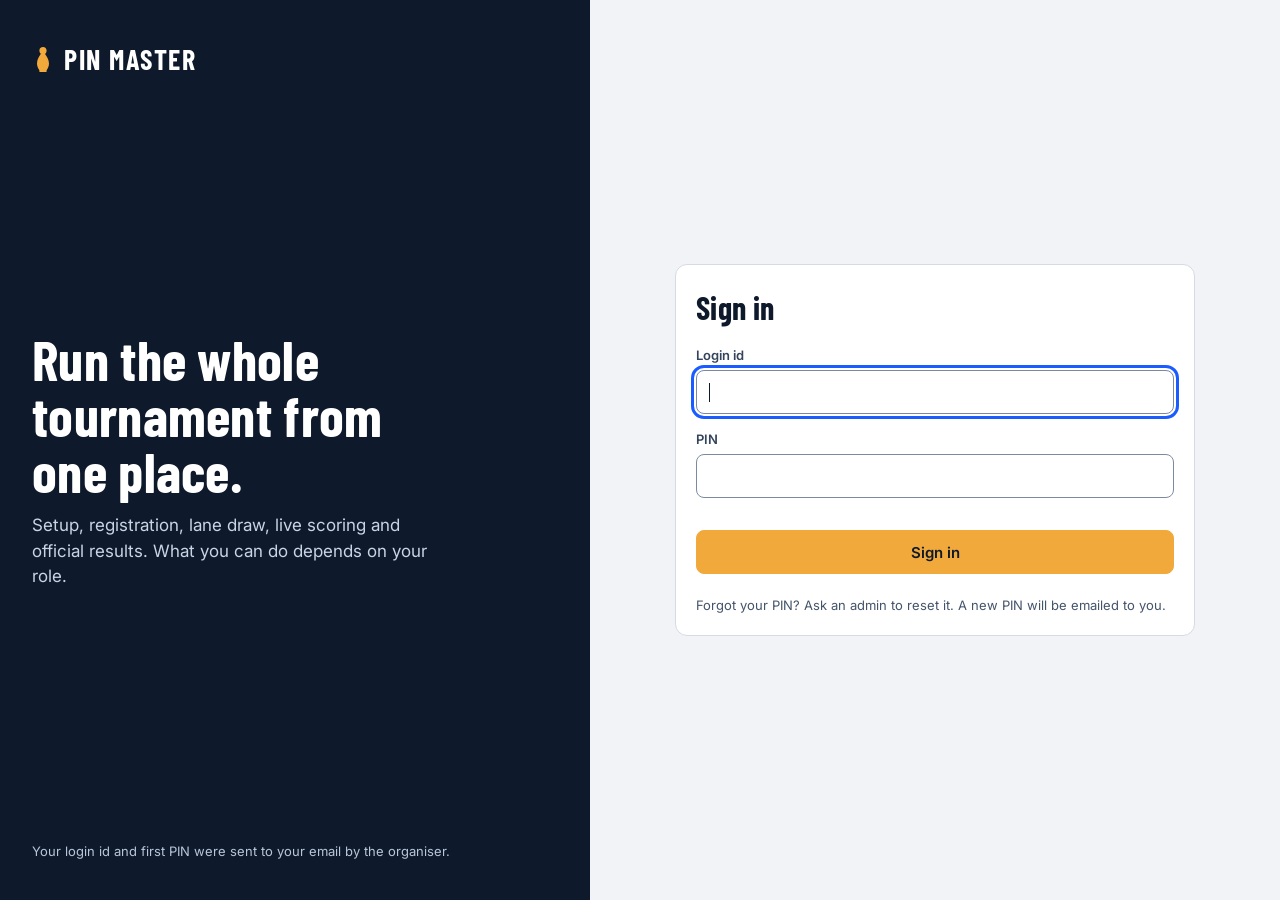
<file: index.html>
<!DOCTYPE html>
<html lang="en">
<head>
<meta charset="utf-8">
<meta name="viewport" content="width=device-width, initial-scale=1">
<meta http-equiv="refresh" content="0; url=login.html">
<title>Pin Master</title>
</head>
<body style="font-family:system-ui,Arial,sans-serif;padding:24px">
<p>Opening Pin Master… If nothing happens, <a href="login.html">go to the sign-in page</a>.</p>
</body>
</html>
</file>
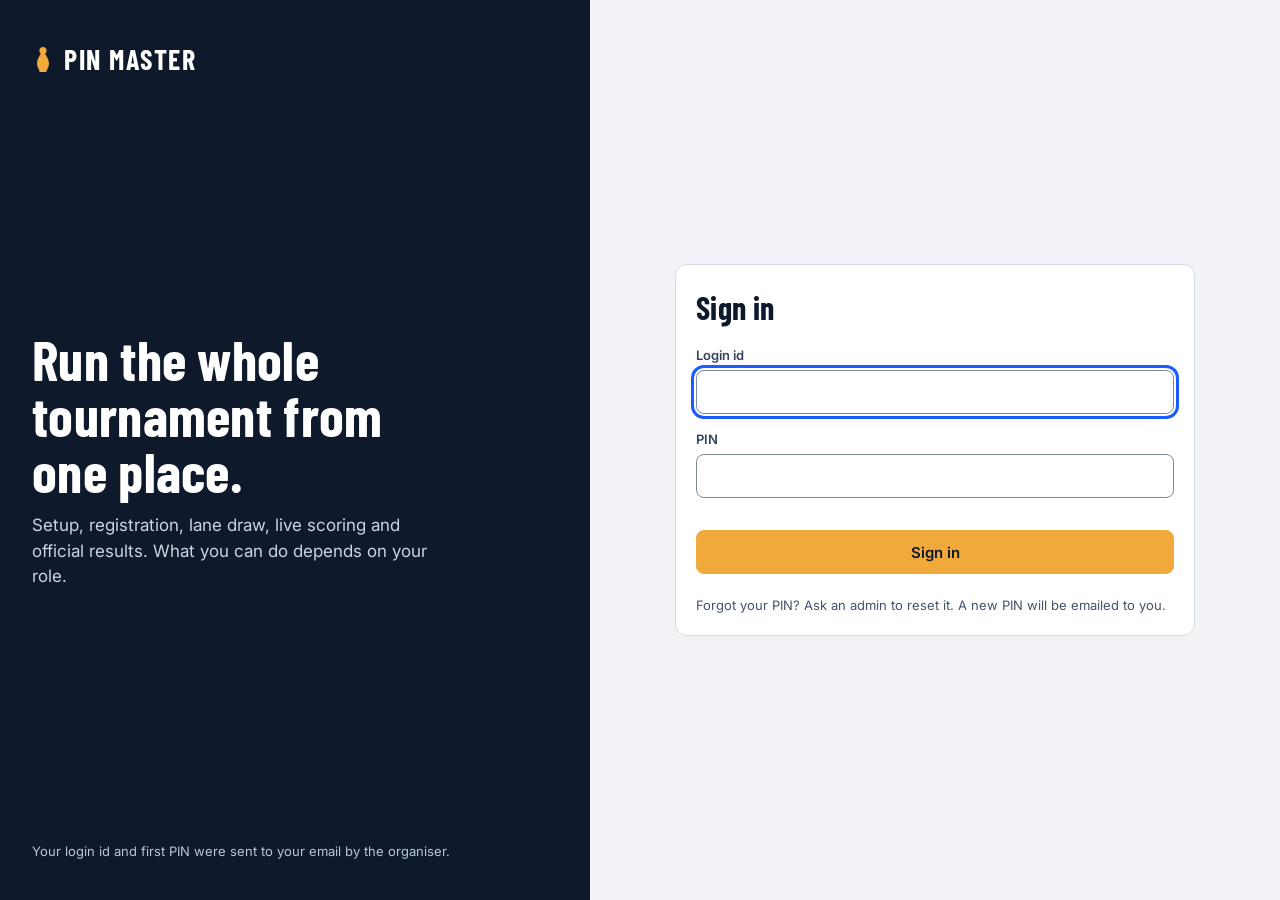
<file: hub.html>
<!DOCTYPE html>
<html lang="en">
<head>
<meta charset="utf-8">
<meta name="viewport" content="width=device-width, initial-scale=1">
<title>Tournament Hub · Pin Master</title>
<link rel="preconnect" href="https://fonts.googleapis.com">
<link href="https://fonts.googleapis.com/css2?family=Barlow+Condensed:wght@600;700&family=Inter:wght@400;600;700&display=swap" rel="stylesheet">
<link rel="stylesheet" href="pm.css">
<style>
.hub-cards{display:grid;grid-template-columns:repeat(auto-fill,minmax(300px,1fr));gap:16px}
.hub-card{background:#fff;border:1px solid var(--line);border-radius:12px;padding:20px;display:flex;flex-direction:column;gap:14px}
.hub-card h2{font-size:26px;line-height:1.1;overflow-wrap:anywhere}
.hub-card h2 a{color:inherit;text-decoration:none}
.hub-card h2 a:hover{text-decoration:underline}
.hub-meta{font-size:14px;color:var(--ink3);display:flex;flex-direction:column;gap:2px}
.hub-stats{display:grid;grid-template-columns:repeat(3,1fr);gap:8px;border-top:1px solid var(--line2);border-bottom:1px solid var(--line2);padding:12px 0}
.hub-stats b{display:block;font-family:'Barlow Condensed','Arial Narrow',sans-serif;font-size:30px;line-height:1}
.hub-stats span{font-size:12px;font-weight:600;color:var(--ink3);text-transform:uppercase;letter-spacing:.4px}
.hub-act{margin-top:auto;display:flex;flex-wrap:wrap;gap:8px;align-items:center}
.hub-act a{text-decoration:none}
.hub-top{display:flex;flex-wrap:wrap;gap:12px;align-items:flex-end;justify-content:space-between}
.hub-empty{border:1px dashed var(--field);border-radius:12px;padding:40px 20px;text-align:center;display:flex;flex-direction:column;gap:12px;align-items:center;background:#fff}
</style>
</head>
<body>
<header class="pm-top">
  <svg width="18" height="23" viewBox="0 0 22 28" aria-hidden="true"><path d="M11 1C8.8 1 7.4 2.600 7.4 4.400c0 1.500.6 2.600 1.500 3.400C7.300 10.400 5 13.500 5 17.500c0 3 1.300 5.200 2.200 6.400.4.500.2 1.300.2 2.100h7.200c0-.8-.2-1.600.2-2.100.9-1.200 2.200-3.400 2.200-6.400 0-4-2.300-7.100-3.900-9.500.9-.8 1.500-1.900 1.500-3.400C14.600 2.600 13.200 1 11 1z" fill="#F2A93B"/></svg>
  <span class="pm-brand" style="font-size:22px">PIN MASTER</span>
  <span class="pm-h" style="font-size:22px;color:#C9D4E5">Tournament Hub</span>
  <span class="sp"></span>
  <a class="pm-btn" href="users.html" style="text-decoration:none">Users</a>
  <span id="who" style="font-size:14px;color:#C9D4E5"></span>
  <button class="pm-btn" id="out" type="button">Sign out</button>
</header>
<main class="pm-wrap">
  <div class="hub-top">
    <div>
      <h1 class="pm-h" style="font-size:40px;line-height:1.05">Your tournaments</h1>
      <p style="color:var(--ink3);margin-top:4px">Pick a tournament to open it, or create a new one.</p>
    </div>
    <a class="pm-btn pm-btn--pri" id="new" href="setup.html?new=1" style="text-decoration:none">+ Create New Tournament</a>
  </div>
  <div id="banner" aria-live="polite"></div>
  <div id="list" class="hub-cards" aria-busy="true"></div>
  <section id="arch" style="margin-top:28px"></section>
</main>
<script src="config.js"></script>
<script src="pm.js"></script>
<script>
(function () {
  var PM = window.PM, h = PM.h;
  var sess = PM.getSession();
  if (!sess || !sess.user) { PM.goLogin(); return; }
  if (sess.user.role !== 'admin') { location.replace(PM.home(sess.user)); return; }
  document.getElementById('who').textContent = sess.user.display_name || sess.user.login_id;

  var ORDER = { live: 0, paused: 1, regopen: 2, regclosed: 3, draft: 4, ended: 5 };
  var TAG = { draft: '', regopen: 'ok', regclosed: 'warn', live: 'ok', paused: 'warn', ended: '' };
  function msg(kind, text, retry) {
    return h('div', { class: 'pm-msg pm-msg--' + kind, role: kind === 'err' ? 'alert' : 'status', style: 'display:flex;flex-wrap:wrap;gap:12px;align-items:center;justify-content:space-between' },
      h('span', { text: text }), retry ? h('button', { class: 'pm-btn pm-btn--sm', type: 'button', onClick: load }, 'Try again') : null);
  }
  function stat(n, label) { return h('div', null, h('b', { text: String(n) }), h('span', { text: label })); }

  var openDel = '', showArch = false, working = false;
  function run(fn, okText) {
    if (working) return; working = true;
    fn().then(function (res) { working = false; openDel = ''; load(okText); }, function (e) {
      working = false;
      if (e && (e.code === 'auth' || e.code === 'must_change_pin')) { PM.goLogin(true); return; }
      document.getElementById('banner').replaceChildren(msg('err', (e && e.message) || 'That did not work.', false));
      paintArch();
    });
  }
  function archive(r, on) { run(function () { return PM.api('tournaments.archive', { tournament_id: r.tournament_id, archived: on }); }, on ? '"' + r.name + '" archived. Find it under Archived below.' : '"' + r.name + '" restored.'); }
  function delPanel(r) {
    var inp = h('input', { class: 'pm-in', type: 'text', 'aria-label': 'Type the tournament name to confirm', placeholder: r.name, autocomplete: 'off', style: 'margin:8px 0' });
    var btn = h('button', { class: 'pm-btn', type: 'button', disabled: true, style: 'color:#8A1C12;border-color:#8A1C12', onClick: function () {
      run(function () { return PM.api('tournaments.delete', { tournament_id: r.tournament_id, confirm_name: inp.value }); }, '"' + r.name + '" was deleted for good.'); } }, 'Delete forever');
    inp.addEventListener('input', function () { btn.disabled = inp.value.trim().toLowerCase() !== String(r.name || '').trim().toLowerCase(); });
    return h('div', { class: 'pm-msg pm-msg--err', role: 'group', 'aria-label': 'Confirm delete' },
      h('p', { style: 'margin:0 0 4px', text: 'This removes the tournament and all its teams, bowlers, lanes, scores and logins. It cannot be undone. Type the name to confirm:' }),
      inp, h('div', { style: 'display:flex;gap:8px;flex-wrap:wrap' }, btn, h('button', { class: 'pm-btn', type: 'button', onClick: function () { openDel = ''; paintAll(); } }, 'Cancel')));
  }
  function mgmt(r) {
    var live = r.status === 'live' || r.status === 'paused';
    var kids = [];
    if (r.archived) kids.push(h('button', { class: 'pm-btn', type: 'button', 'data-act': 'restore', onClick: function () { archive(r, false); } }, 'Restore'));
    else if (!live) kids.push(h('button', { class: 'pm-btn', type: 'button', 'data-act': 'archive', onClick: function () { archive(r, true); } }, 'Archive'));
    if (r.archived || r.status === 'draft') kids.push(h('button', { class: 'pm-btn', type: 'button', 'data-act': 'delete', style: 'color:#8A1C12', onClick: function () { openDel = r.tournament_id; paintAll(); } }, 'Delete…'));
    return h('div', null, h('div', { class: 'hub-act', style: 'margin-top:8px' }, kids), openDel === r.tournament_id ? delPanel(r) : null);
  }
  function card(r) {
    var act = PM.cardAction(r), c = r.counts;
    var scores = r.status === 'draft' || r.status === 'regopen' || r.status === 'regclosed' ? 'Scoring has not started' : (c.scores ? c.scores + ' scores entered' : 'No scores entered yet');
    return h('article', { class: 'hub-card' },
      h('div', { style: 'display:flex;flex-wrap:wrap;gap:8px;align-items:center' },
        h('span', { class: 'pm-tag' + (TAG[r.status] ? ' pm-tag--' + TAG[r.status] : ''), text: PM.STATUS[r.status] || r.status }),
        act.incomplete ? h('span', { class: 'pm-tag pm-tag--warn', text: 'Setup incomplete' }) : null),
      h('h2', { class: 'pm-h' }, h('a', { href: PM.link('tournament.html', r.tournament_id), text: r.name || 'Untitled tournament' })),
      h('div', { class: 'hub-meta' },
        h('span', { text: PM.fmtDates(r.start_date, r.end_date) }),
        h('span', { text: r.venue || 'Venue not set' })),
      h('div', { class: 'hub-stats' }, stat(c.players, 'Players'), stat(c.events, 'Events'), stat(c.teams, 'Teams')),
      h('p', { style: 'font-size:14px;color:var(--ink3)', text: 'Scores: ' + scores }),
      h('div', { class: 'hub-act' },
        h('a', { class: 'pm-btn pm-btn--pri', href: act.href, text: act.label }),
        h('a', { class: 'pm-btn', href: PM.link('tournament.html', r.tournament_id), text: 'Dashboard' })),
      mgmt(r));
  }

  var ALL = [];
  function paintArch() {
    var box = document.getElementById('arch'), a = ALL.filter(function (r) { return r.archived; });
    if (!a.length) { box.replaceChildren(); return; }
    var kids = [h('button', { class: 'pm-btn', id: 'archtoggle', type: 'button', 'aria-expanded': String(showArch), onClick: function () { showArch = !showArch; paintArch(); } }, (showArch ? 'Hide' : 'Show') + ' archived (' + a.length + ')')];
    if (showArch) kids.push(h('div', { class: 'hub-cards', id: 'archlist', style: 'margin-top:14px' }, a.map(card)));
    box.replaceChildren.apply(box, kids);
  }
  function paintAll() {
    var list = document.getElementById('list'), rows = ALL.filter(function (r) { return !r.archived; });
    if (!rows.length) {
      list.replaceChildren(h('div', { class: 'hub-empty', style: 'grid-column:1/-1' },
        h('h2', { class: 'pm-h', style: 'font-size:28px', text: ALL.length ? 'No active tournaments' : 'No tournaments yet' }),
        h('p', { style: 'color:var(--ink3)', text: ALL.length ? 'Everything is archived. Restore one below, or create a new tournament.' : 'Create the first one. You will fill in its details, teams, categories and schedule step by step.' }),
        h('a', { class: 'pm-btn pm-btn--pri', href: 'setup.html?new=1', style: 'text-decoration:none', text: '+ Create New Tournament' })));
    } else list.replaceChildren.apply(list, rows.map(card));
    paintArch();
  }
  function load(okText) {
    var list = document.getElementById('list'), banner = document.getElementById('banner');
    list.setAttribute('aria-busy', 'true'); banner.replaceChildren(); list.replaceChildren(h('p', { class: 'pm-help', text: 'Loading tournaments…' }));
    PM.api('hub.list').then(function (d) {
      var rows = d.rows.slice().sort(function (a, b) {
        var o = (ORDER[a.status] == null ? 9 : ORDER[a.status]) - (ORDER[b.status] == null ? 9 : ORDER[b.status]);
        return o || String(b.created_at).localeCompare(String(a.created_at));
      });
      ALL = rows;
      paintAll();
      if (typeof okText === 'string') banner.replaceChildren(msg('ok', okText, false));
    }).catch(function (e) {
      if (e && (e.code === 'auth' || e.code === 'must_change_pin')) { PM.goLogin(true); return; }
      list.replaceChildren(); banner.replaceChildren(msg('err', (e && e.message) || 'Could not load the tournaments.', true));
    }).finally(function () { list.setAttribute('aria-busy', 'false'); });
  }
  document.getElementById('out').addEventListener('click', function () {
    PM.api('auth.logout').catch(function () {}).finally(function () { PM.setSession(null); location.replace('login.html'); });
  });
  load();
})();
</script>
</body>
</html>
</file>
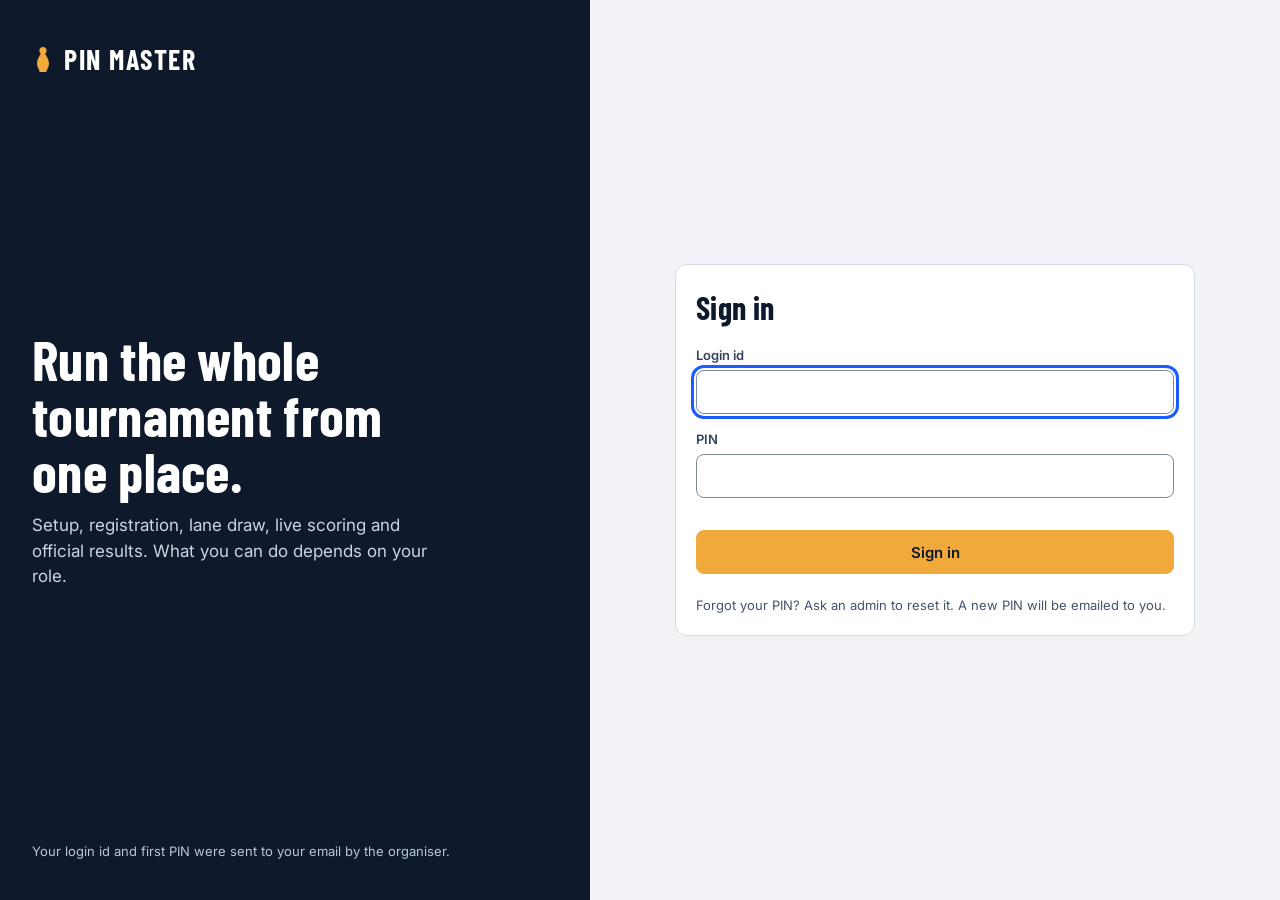
<file: lanes.html>
<!DOCTYPE html>
<html lang="en">
<head>
<meta charset="utf-8">
<meta name="viewport" content="width=device-width, initial-scale=1">
<title>Squads and Lanes · Pin Master</title>
<link rel="preconnect" href="https://fonts.googleapis.com">
<link href="https://fonts.googleapis.com/css2?family=Barlow+Condensed:wght@600;700&family=Inter:wght@400;600;700&display=swap" rel="stylesheet">
<link rel="stylesheet" href="pm.css">
<style>
.ln-nav{display:flex;flex-wrap:wrap;gap:8px 16px;align-items:center}
.ln-nav a{color:#C9D4E5;text-decoration:none;font-size:14px;font-weight:600}
.ln-nav a:hover{color:#fff;text-decoration:underline}
.ln-bar{display:flex;flex-wrap:wrap;gap:10px;align-items:center}
.ln-stats{display:grid;grid-template-columns:repeat(auto-fit,minmax(120px,1fr));gap:12px}
.ln-stats div{background:#F6F8FB;border:1px solid var(--line2);border-radius:10px;padding:12px 14px}
.ln-stats b{display:block;font-family:'Barlow Condensed','Arial Narrow',sans-serif;font-size:34px;line-height:1}
.ln-stats span{font-size:12px;font-weight:600;color:var(--ink3);text-transform:uppercase;letter-spacing:.4px}
.ln-day{display:flex;flex-direction:column;gap:14px}
.ln-blk{background:#fff;border:1px solid var(--line);border-radius:12px;padding:18px 20px;display:flex;flex-direction:column;gap:12px}
.ln-blk--check{border:2px solid #C88A12}
.ln-hd{display:flex;flex-wrap:wrap;gap:8px 12px;align-items:center;justify-content:space-between}
.ln-hd h3{font-family:'Barlow Condensed','Arial Narrow',sans-serif;font-weight:700;font-size:26px;letter-spacing:.3px}
.ln-tags{display:flex;flex-wrap:wrap;gap:6px;align-items:center}
.ln-lane{font-family:'Barlow Condensed','Arial Narrow',sans-serif;font-weight:700;font-size:22px;white-space:nowrap}
.ln-mine td{background:#FFF8EA}
.ln-miss{display:flex;flex-direction:column;gap:4px;font-size:14px}
.ln-miss .pm-btn{align-self:flex-start}
</style>
</head>
<body>
<header class="pm-top">
  <svg width="18" height="23" viewBox="0 0 22 28" aria-hidden="true"><path d="M11 1C8.8 1 7.4 2.600 7.4 4.400c0 1.500.6 2.600 1.500 3.400C7.300 10.400 5 13.500 5 17.500c0 3 1.300 5.200 2.200 6.400.4.500.2 1.300.2 2.100h7.200c0-.8-.2-1.600.2-2.100.9-1.200 2.200-3.400 2.200-6.400 0-4-2.300-7.100-3.900-9.500.9-.8 1.500-1.900 1.500-3.400C14.600 2.600 13.200 1 11 1z" fill="#F2A93B"/></svg>
  <span class="pm-brand" style="font-size:22px">PIN MASTER</span>
  <nav class="ln-nav" aria-label="Breadcrumb"><a id="dashl" href="tournament.html">&larr; Dashboard</a></nav>
  <span class="sp"></span>
  <span id="who" style="font-size:14px;color:#C9D4E5"></span>
  <button class="pm-btn" id="out" type="button">Sign out</button>
</header>
<main class="pm-wrap">
  <div id="note" aria-live="polite"></div>
  <section class="pm-card" id="head" aria-busy="true"><p class="pm-help">Loading the lane draw…</p></section>
  <div id="warn"></div>
  <div id="days"></div>
</main>
<script src="config.js"></script>
<script src="pm.js"></script>
<script>
(function () {
  var PM = window.PM, h = PM.h;
  var sess = PM.getSession();
  if (!sess || !sess.user) { PM.goLogin(); return; }
  var user = sess.user, admin = user.role === 'admin';
  var tid = admin ? (PM.q('t') || PM.pref('tid') || '') : (user.tournament_id || '');
  if (!tid) { location.replace(admin ? 'hub.html' : 'login.html'); return; }
  if (admin) PM.pref('tid', tid);
  document.getElementById('who').textContent = user.display_name || user.login_id;
  document.getElementById('dashl').href = PM.link('tournament.html', tid);
  var D = null, busy = false, NOTE = null, PULL = {};

  function authFail(e) { if (e && (e.code === 'auth' || e.code === 'must_change_pin')) { PM.goLogin(true); return true; } return false; }
  function say(text, kind) { NOTE = text ? { text: text, kind: kind || 'ok' } : null; }

  // One change to the server; it answers with the fresh lane draw.
  function run(action, params, okText) {
    if (busy) return Promise.resolve();
    busy = true; say(''); paint();
    return PM.api(action, Object.assign({ tournament_id: tid }, params || {})).then(function (r) {
      D = r; busy = false;
      var t = okText(r);
      var bad = (r.results || []).filter(function (x) { return x.status === 'error'; });
      say(t + (bad.length ? ' Not drawn: ' + bad.map(function (x) { return x.name + ' (' + x.error + ')'; }).join('; ') : ''), bad.length ? 'warn' : 'ok');
      paint();
    }).catch(function (e) {
      busy = false;
      if (authFail(e)) return;
      say((e && e.message) || 'Could not save. Try again.', 'err'); paint();
    });
  }
  function load() {
    PM.api('lanes.load', { tournament_id: tid }).then(function (d) { D = d; document.title = (d.tournament.name || 'Tournament') + ' · Squads and Lanes'; paint(); }).catch(function (e) {
      if (authFail(e)) return;
      var head = document.getElementById('head'); head.replaceChildren(); head.setAttribute('aria-busy', 'false');
      say((e && e.message) || 'Could not load the lane draw.', 'err'); paint();
    });
  }

  // small dialog that can ask for a reason
  function ask(title, text, okLabel, needReason, danger) {
    return new Promise(function (resolve) {
      var dlg = h('dialog', { 'aria-labelledby': 'dlg-t' });
      var inp = needReason ? h('input', { class: 'pm-in', id: 'dlg-r', type: 'text', maxlength: '120', placeholder: 'For example: lane 3 is out of order', autocomplete: 'off' }) : null;
      var err = h('p', { style: 'font-size:14px;font-weight:600;color:#B42318', hidden: true, role: 'alert', text: 'A reason is required.' });
      var done = function (v) { dlg.close(); dlg.remove(); resolve(v); };
      dlg.append(h('div', { class: 'dlg' },
        h('h2', { class: 'pm-h', id: 'dlg-t', style: 'font-size:26px', text: title }),
        h('p', { style: 'font-size:15px;color:#33445C', text: text }),
        needReason ? h('div', null, h('label', { class: 'pm-lbl', for: 'dlg-r', text: 'Reason (required, goes in the log)' }), inp, err) : null,
        h('div', { class: 'dlg-act' },
          h('button', { class: 'pm-btn', type: 'button', onClick: function () { done(null); } }, 'Cancel'),
          h('button', { class: 'pm-btn ' + (danger ? 'pm-btn--danger' : 'pm-btn--pri'), type: 'button', onClick: function () {
            var v = inp ? inp.value.trim() : '';
            if (needReason && v.length < 3) { err.hidden = false; inp.focus(); return; }
            done(needReason ? v : '');
          } }, okLabel))));
      dlg.addEventListener('cancel', function (e) { e.preventDefault(); done(null); });
      document.body.append(dlg); dlg.showModal(); if (inp) inp.focus();
    });
  }

  function lock() {
    var first = !D.locked_at;
    ask(D.locked_at ? 'Refresh the entries?' : 'Lock the entries?',
      'This creates the Singles and Doubles entries from the registered bowlers and their Doubles partners. Bowlers without a partner get no Doubles entry. Nothing is drawn yet.', D.locked_at ? 'Refresh entries' : 'Lock entries', false).then(function (v) {
      if (v === null) return;
      run('entries.lock', {}, function (r) { return (first ? 'Entries locked' : 'Entries refreshed') + ': ' + r.sync.created + ' new, ' + r.sync.retired + ' removed.'; });
    });
  }
  function NUM() { return D.draw_method === 'numbers'; }
  function pullReady(catId) {
    var m = (D.pull || {})[catId] || {}, inCat = {};
    D.blocks.forEach(function (b) { if (b.category_id === catId) b.lots.concat(b.missing).forEach(function (l) { if (l.team_id) inCat[l.team_id] = true; }); });
    var ids = Object.keys(inCat);
    return ids.length > 0 && ids.every(function (t) { return !!m[t]; });
  }
  function savePull(cat) {
    var nums = {};
    D.teams.forEach(function (t) { var v = ((PULL[cat.id] || {})[t.team_id]); nums[t.team_id] = v === undefined ? (((D.pull || {})[cat.id] || {})[t.team_id] || '') : v; });
    delete PULL[cat.id];
    run('lanes.setpull', { category_id: cat.id, numbers: nums }, function () { return 'Numbers saved for ' + cat.name + '.'; });
  }
  function drawByNumbers(b) {
    var running = ['live', 'paused'].indexOf(D.tournament.status) >= 0 && b.lots.length > 0;
    ask((b.lots.length ? 'Draw ' + b.name + ' again by numbers?' : 'Draw ' + b.name + ' by numbers?'),
      'Teams start at the number they pulled for ' + b.category + '. When a team has more than one pair or trio, they follow in rounds: after every team has its first entry placed, each team gets its second, and so on.' + (b.lots.length ? ' Every lane in this block is drawn again.' : ''),
      b.lots.length ? 'Draw again' : 'Draw by numbers', running, b.lots.length > 0).then(function (v) {
      if (v === null) return;
      run('lanes.draw', { block_id: b.block_id, mode: 'full', reason: v }, function () { return b.name + ': lanes drawn by numbers.'; });
    });
  }
  function pullCard() {
    var cats = [], seen = {};
    D.blocks.forEach(function (b) { if (b.state !== 'n/a' && !seen[b.category_id]) { seen[b.category_id] = true; cats.push({ id: b.category_id, name: b.category }); } });
    if (!cats.length || !D.teams.length) return null;
    return h('section', { class: 'ln-blk' },
      h('div', { class: 'ln-hd' }, h('h3', { text: 'Number pull' })),
      h('p', { class: 'pm-help', style: 'margin:0', text: 'Type each team\'s pulled number for each category and save. Each team needs a different number. Then draw each block by numbers. The method is set in Tournament setup.' }),
      cats.map(function (c) {
        var saved = (D.pull || {})[c.id] || {};
        return h('div', { style: 'display:flex;flex-direction:column;gap:8px;padding-top:6px' },
          h('div', { class: 'ln-tags' }, h('strong', { text: c.name }), pullReady(c.id) ? tag('Numbers saved', 'pm-tag--ok') : tag('Numbers missing', 'pm-tag--warn')),
          h('div', { style: 'display:flex;flex-wrap:wrap;gap:10px 14px;align-items:flex-end' },
            D.teams.map(function (t) {
              var id = 'pn-' + c.id + '-' + t.team_id;
              var cur = (PULL[c.id] || {})[t.team_id];
              return h('div', { style: 'width:96px' }, h('label', { class: 'pm-lbl', for: id, text: t.code || t.name }),
                h('input', { class: 'pm-in', id: id, type: 'number', min: '1', max: '99', inputmode: 'numeric', value: cur !== undefined ? cur : (saved[t.team_id] || ''), disabled: busy,
                  onInput: function (e) { (PULL[c.id] = PULL[c.id] || {})[t.team_id] = e.target.value; } }));
            }),
            h('button', { class: 'pm-btn', type: 'button', disabled: busy, onClick: function () { savePull(c); } }, 'Save numbers')));
      }));
  }
  function drawAll() {
    run('lanes.draw', { block_id: '*' }, function (r) { var n = (r.results || []).filter(function (x) { return x.status === 'drawn'; }).length; return n ? 'Lanes drawn for ' + n + (n === 1 ? ' block.' : ' blocks.') : 'Nothing to draw.'; });
  }
  function drawBlock(b, mode) {
    if (NUM()) { drawByNumbers(b); return; }
    var running = ['live', 'paused'].indexOf(D.tournament.status) >= 0 && mode === 'full' && b.lots.length > 0;
    var q = mode === 'fill'
      ? ['Fill the gaps in ' + b.name + '?', 'Entries that have no lane get one. Lanes already drawn do not move.', 'Fill gaps', false, false]
      : b.lots.length
        ? ['Draw ' + b.name + ' again?', 'Every lane in this block is drawn again from scratch. Teams will see new lanes.', 'Draw again', running, true]
        : ['Draw ' + b.name + '?', 'Entries are placed on lanes ' + b.lane_from + ' to ' + b.lane_to + ' at random.', 'Draw lanes', false, false];
    ask(q[0], q[1], q[2], q[3], q[4]).then(function (v) {
      if (v === null) return;
      run('lanes.draw', { block_id: b.block_id, mode: mode, reason: v }, function () { return b.name + (mode === 'fill' ? ': gaps filled.' : ': lanes drawn.'); });
    });
  }

  // Admin puts one entry on a lane by hand, or swaps it with another entry.
  function placeDlg(b, e, cur) {
    var running = ['live', 'paused'].indexOf(D.tournament.status) >= 0;
    return new Promise(function (resolve) {
      var span = b.span || 1, cap = b.share || 0, opts = [], swaps = [];
      for (var ln = b.lane_from; ln + span - 1 <= b.lane_to; ln++) {
        var here = b.lots.filter(function (l) { return !l.orphan && l.entry_id !== e.entry_id && l.lane_start <= ln + span - 1 && ln <= l.lane_end; });
        var full = cap ? here.length >= cap : here.length > 0;
        if (cur && cur.lane_start === ln) continue;
        var who = here.map(function (l) { return l.team_code || l.team; }).join(', ');
        opts.push(h('option', { value: 'L:' + ln, disabled: full, text: 'Lane ' + (span > 1 ? ln + '-' + (ln + span - 1) : ln) + (full ? ' (full: ' + who + ')' : here.length ? ' (with ' + who + ')' : ' (free)') }));
      }
      if (cur) b.lots.forEach(function (l) { if (!l.orphan && l.entry_id !== e.entry_id) swaps.push(h('option', { value: 'S:' + l.entry_id, text: l.label + ' · ' + l.team + ' · ' + names(l) })); });
      var sel = h('select', { class: 'pm-in', id: 'pl-sel' }, h('optgroup', { label: 'Move to lane' }, opts), swaps.length ? h('optgroup', { label: 'Swap places with' }, swaps) : null);
      var inp = running ? h('input', { class: 'pm-in', id: 'pl-r', type: 'text', maxlength: '120', placeholder: 'For example: lane 3 is out of order', autocomplete: 'off' }) : null;
      var err = h('p', { style: 'font-size:14px;font-weight:600;color:#B42318', hidden: true, role: 'alert', text: 'A reason is required.' });
      var dlg = h('dialog', { 'aria-labelledby': 'dlg-t' });
      var done = function (v) { dlg.close(); dlg.remove(); resolve(v); };
      dlg.append(h('div', { class: 'dlg' },
        h('h2', { class: 'pm-h', id: 'dlg-t', style: 'font-size:26px', text: (cur ? 'Move ' : 'Place ') + e.team + (e.entry_no > 1 ? ' ' + e.entry_no : '') }),
        h('p', { style: 'font-size:15px;color:#33445C', text: names(e) + (cur ? ' · now on lane ' + cur.label : ' · no lane yet') }),
        h('div', null, h('label', { class: 'pm-lbl', for: 'pl-sel', text: 'Where to' }), sel),
        inp ? h('div', null, h('label', { class: 'pm-lbl', for: 'pl-r', text: 'Reason (required, goes in the log)' }), inp, err) : null,
        h('div', { class: 'dlg-act' },
          h('button', { class: 'pm-btn', type: 'button', onClick: function () { done(null); } }, 'Cancel'),
          h('button', { class: 'pm-btn pm-btn--pri', type: 'button', onClick: function () {
            var v = sel.value; if (!v) return;
            var reason = inp ? inp.value.trim() : '';
            if (running && reason.length < 3) { err.hidden = false; inp.focus(); return; }
            done({ lane: v.charAt(0) === 'L' ? Number(v.slice(2)) : null, swap: v.charAt(0) === 'S' ? v.slice(2) : '', reason: reason });
          } }, 'Save'))));
      dlg.addEventListener('cancel', function (ev) { ev.preventDefault(); done(null); });
      document.body.append(dlg); dlg.showModal(); sel.focus();
    });
  }
  function place(b, e, cur) {
    placeDlg(b, e, cur).then(function (v) {
      if (!v) return;
      var p = { block_id: b.block_id, entry_id: e.entry_id, reason: v.reason };
      if (v.swap) p.swap_entry_id = v.swap; else p.lane = v.lane;
      run('lanes.move', p, function () { return v.swap ? b.name + ': places swapped.' : b.name + ': placed on lane ' + v.lane + '.'; });
    });
  }


  // Admin sets many lanes at once and saves them in one go.
  function bulkDlg(b) {
    var running = ['live', 'paused'].indexOf(D.tournament.status) >= 0;
    var span = b.span || 1, cap = b.share || 0;
    var ents = b.lots.filter(function (l) { return !l.orphan; }).slice().sort(function (x, y) { return x.lot_no - y.lot_no; }).map(function (l) { return { e: l, cur: l.lane_start }; })
      .concat(b.missing.map(function (e) { return { e: e, cur: 0 }; }));
    return new Promise(function (resolve) {
      var sels = [], rows = ents.map(function (x) {
        var opts = [h('option', { value: '', text: x.cur ? 'Lane ' + x.e.label : 'No lane yet' })];
        if (!x.cur) opts[0].selected = true;
        for (var ln = b.lane_from; ln + span - 1 <= b.lane_to; ln++) { var o = h('option', { value: String(ln), text: 'Lane ' + (span > 1 ? ln + '-' + (ln + span - 1) : ln) }); if (x.cur === ln) o.selected = true; opts.push(o); }
        if (x.cur) opts.shift();
        var sel = h('select', { class: 'pm-in', 'aria-label': 'Lane for ' + x.e.team + ' ' + names(x.e), style: 'min-width:130px' }, opts);
        sel.addEventListener('change', check); sels.push(sel);
        return h('div', { style: 'display:flex;flex-wrap:wrap;align-items:center;gap:6px 12px;padding:10px 12px;border-bottom:1px solid #D5DBE4' }, h('div', { style: 'flex:1 1 240px;min-width:0' }, h('div', { style: 'font-weight:700', text: x.e.team + (x.e.entry_no > 1 ? ' ' + x.e.entry_no : '') }), h('div', { style: 'font-size:14px;color:#33445C', text: names(x.e) })), sel);
      });
      var msg = h('p', { style: 'font-size:14px;font-weight:600;min-height:20px', role: 'status' });
      var inp = running ? h('input', { class: 'pm-in', type: 'text', maxlength: '120', placeholder: 'For example: lane 3 is out of order', autocomplete: 'off', 'aria-label': 'Reason' }) : null;
      var save = h('button', { class: 'pm-btn pm-btn--pri', type: 'button' }, 'Save all');
      var dlg = h('dialog', { 'aria-labelledby': 'dlg-t', style: 'max-width:720px' });
      var done = function (v) { dlg.close(); dlg.remove(); resolve(v); };
      function check() {
        var per = {}, changed = 0, bad = '';
        ents.forEach(function (x, i) {
          var v = sels[i].value ? Number(sels[i].value) : x.cur;
          if (v) { per[v] = (per[v] || 0) + (span > 1 ? 0 : 1); if (span > 1) for (var k = 0; k < span; k++) per[v + k] = (per[v + k] || 0) + 1; }
          if (sels[i].value && Number(sels[i].value) !== x.cur) changed++;
        });
        Object.keys(per).forEach(function (ln) { var max = cap || 1; if (per[ln] > max && !bad) bad = 'Lane ' + ln + ' has ' + per[ln] + ' entries. The limit is ' + max + ' per lane.'; });
        msg.textContent = bad || (changed ? changed + (changed === 1 ? ' change' : ' changes') + ' ready to save.' : 'Pick lanes, then save once.');
        msg.style.color = bad ? '#B42318' : '#33445C';
        save.disabled = !!bad || !changed;
      }
      save.addEventListener('click', function () {
        var reason = inp ? inp.value.trim() : '';
        if (running && reason.length < 3) { msg.textContent = 'A reason is required.'; msg.style.color = '#B42318'; inp.focus(); return; }
        var moves = []; ents.forEach(function (x, i) { if (sels[i].value && Number(sels[i].value) !== x.cur) moves.push({ entry_id: x.e.entry_id, lane: Number(sels[i].value) }); });
        done({ moves: moves, reason: reason });
      });
      dlg.append(h('div', { class: 'dlg' },
        h('h2', { class: 'pm-h', id: 'dlg-t', style: 'font-size:26px', text: 'Set lanes: ' + b.name }),
        h('p', { style: 'font-size:15px;color:#33445C', text: 'Pick a lane for each entry' + (cap ? ' (up to ' + cap + ' per lane)' : '') + ', then press Save all once. Nothing is saved until then.' }),
        h('div', { style: 'max-height:52vh;overflow-y:auto;overflow-x:hidden;border:1px solid #D5DBE4;border-radius:8px' }, rows),
        msg,
        inp ? h('div', null, h('label', { class: 'pm-lbl', text: 'Reason (required, goes in the log)' }), inp) : null,
        h('div', { class: 'dlg-act' }, h('button', { class: 'pm-btn', type: 'button', onClick: function () { done(null); } }, 'Cancel'), save)));
      dlg.addEventListener('cancel', function (ev) { ev.preventDefault(); done(null); });
      document.body.append(dlg); dlg.showModal(); check();
    });
  }
  function bulk(b) {
    bulkDlg(b).then(function (v) {
      if (!v) return;
      run('lanes.moveMany', { block_id: b.block_id, moves: v.moves, reason: v.reason }, function (r) { return b.name + ': ' + (r.changed || 0) + ' lanes saved.'; });
    });
  }

  var STATE = { drawn: ['Drawn', 'pm-tag--ok'], not_drawn: ['Not drawn', 'pm-tag--warn'], needs_check: ['Draw needs checking', 'pm-tag--warn'], empty: ['No entries', ''], 'n/a': ['Set after All Events', ''] };
  function tag(text, cls) { return h('span', { class: 'pm-tag' + (cls ? ' ' + cls : ''), text: text }); }
  function stat(n, l) { return h('div', null, h('b', { text: String(n) }), h('span', { text: l })); }
  function names(l) { return l.members.map(function (m) { return m.name; }).join(' & ') || '—'; }

  function blockCard(b) {
    var bad = b.state === 'needs_check';
    var canEdit = admin && D.locked_at && D.can_lock && !b.scored && b.state !== 'n/a';
    var sv = STATE[b.state] || ['', ''];
    if (!D.locked_at && b.state !== 'n/a') sv = ['Entries not locked yet', 'pm-tag--warn'];
    var kids = [h('div', { class: 'ln-hd' },
      h('h3', { text: b.name }),
      h('div', { class: 'ln-tags' }, tag(b.start_time), tag(b.category + ' · ' + b.event), tag('Lanes ' + b.lane_from + ' to ' + b.lane_to), (b.event_key !== 's' ? tag(b.share ? b.share + ' entries per lane' : ((b.span || 1) > 1 ? (b.span + ' lanes per entry') : '1 entry per lane (set sharing in Setup)'), b.share ? 'pm-tag--ok' : 'pm-tag--warn') : null), tag(sv[0], sv[1]), b.scored ? tag('Scores entered', 'pm-tag--off') : null))];
    if (b.state === 'n/a') { kids.push(h('p', { class: 'pm-help', text: 'Masters lanes are set after All Events, so there is nothing to draw here yet.' })); return h('section', { class: 'ln-blk' }, kids); }
    if (b.entries_n || b.lots.length) kids.push(h('p', { class: 'pm-help', style: 'margin:0', text: b.entries_n + (b.entries_n === 1 ? ' entry' : ' entries') + ' · ' + b.lanes_needed + ' of ' + b.lanes_have + ' lanes needed' + (b.lanes_needed > b.lanes_have ? ' (not enough lanes: change the lanes in Setup)' : '') }));
    if (b.lots.length) {
      kids.push(h('table', { class: 'pm-tbl' },
        h('thead', null, h('tr', null, h('th', { text: 'Lot' }), h('th', { text: 'Lane' }), h('th', { text: 'Team' }), h('th', { text: 'Bowlers' }), canEdit ? h('th', { text: '' }) : null)),
        h('tbody', null, b.lots.map(function (l) {
          var mine = user.role === 'team_manager' && l.team_id === user.team_id;
          return h('tr', { class: (l.orphan ? 'off ' : '') + (mine ? 'ln-mine' : '') },
            h('td', { 'data-l': 'Lot', text: String(l.lot_no) }),
            h('td', { 'data-l': 'Lane' }, h('span', { class: 'ln-lane', text: l.label })),
            h('td', { 'data-l': 'Team' }, l.team || '—', mine ? ' ' : null, mine ? tag('Your team') : null),
            h('td', { 'data-l': 'Bowlers' }, names(l), l.orphan ? ' ' : null, l.orphan ? tag('No longer entered', 'pm-tag--off') : null),
            canEdit && !l.orphan ? h('td', { 'data-l': '' }, h('button', { class: 'pm-btn pm-btn--sm', type: 'button', disabled: busy, 'aria-label': 'Move ' + l.team + ' ' + l.label, onClick: function () { place(b, l, l); } }, 'Move')) : (canEdit ? h('td') : null));
        }))));
    }
    if (b.missing.length) {
      kids.push(h('div', { class: 'pm-msg pm-msg--warn' },
        h('div', { text: 'No lane yet for ' + b.missing.length + (b.missing.length === 1 ? ' entry:' : ' entries:') }),
        h('div', { class: 'ln-miss' }, b.missing.map(function (e) { return canEdit ? h('button', { class: 'pm-btn pm-btn--sm', type: 'button', disabled: busy, onClick: function () { place(b, e, null); } }, 'Place ' + e.team + ' · ' + names(e)) : h('span', { text: e.team + ' · ' + names(e) }); }))));
    }
    if (b.orphan) kids.push(h('div', { class: 'pm-msg pm-msg--warn', text: b.orphan + (b.orphan === 1 ? ' lane belongs' : ' lanes belong') + ' to an entry that has changed. Fill the gaps to free ' + (b.orphan === 1 ? 'it.' : 'them.') }));
    if (admin && D.locked_at && D.can_lock) {
      var acts = [];
      if (b.state === 'not_drawn') acts.push(h('button', { class: 'pm-btn pm-btn--pri', type: 'button', disabled: busy, onClick: function () { drawBlock(b, 'full'); } }, (NUM() ? 'Draw by numbers' : 'Draw lanes')));
      if (b.state === 'needs_check' && !NUM()) acts.push(h('button', { class: 'pm-btn pm-btn--pri', type: 'button', disabled: busy, onClick: function () { drawBlock(b, 'fill'); } }, 'Fill gaps'));
      if (canEdit && (b.lots.length || b.missing.length)) acts.push(h('button', { class: 'pm-btn', type: 'button', disabled: busy, onClick: function () { bulk(b); } }, 'Set lanes in bulk'));
      if (b.lots.length && !b.scored) acts.push(h('button', { class: 'pm-btn pm-btn--sm pm-btn--danger', type: 'button', disabled: busy, onClick: function () { drawBlock(b, 'full'); } }, 'Draw again'));
      if (acts.length) kids.push(h('div', { class: 'pm-act' }, acts));
    }
    return h('section', { class: 'ln-blk' + (bad ? ' ln-blk--check' : '') }, kids);
  }

  function paint() {
    var note = document.getElementById('note');
    note.replaceChildren(NOTE ? h('div', { class: 'pm-msg pm-msg--' + NOTE.kind, role: NOTE.kind === 'err' ? 'alert' : 'status', text: NOTE.text }) : '');
    var head = document.getElementById('head'), warn = document.getElementById('warn'), days = document.getElementById('days');
    if (!D) return;
    var t = D.tournament, bl = D.blocks;
    var drawable = bl.filter(function (b) { return b.state !== 'n/a'; });
    var nDrawn = drawable.filter(function (b) { return b.state === 'drawn'; }).length;
    var nTodo = bl.filter(function (b) { return b.state === 'not_drawn'; }).length;
    var nCheck = bl.filter(function (b) { return b.state === 'needs_check'; }).length;
    var kids = [
      h('div', { class: 'ln-tags' }, tag(PM.STATUS[t.status] || t.status, t.status === 'live' ? 'pm-tag--ok' : (t.status === 'regclosed' || t.status === 'paused' ? 'pm-tag--warn' : '')),
        D.locked_at ? tag('Entries locked', 'pm-tag--ok') : tag('Entries not locked', 'pm-tag--warn'),
        tag(NUM() ? 'Lane draw: number pull' : 'Lane draw: random'),
        nCheck ? tag(nCheck + (nCheck === 1 ? ' block needs checking' : ' blocks need checking'), 'pm-tag--warn') : null),
      h('h1', { class: 'pm-h', style: 'font-size:44px;line-height:1.05', text: 'Squads and lanes' }),
      h('p', { style: 'color:var(--ink3)', text: t.name + (t.venue ? ' · ' + t.venue : '') + ' · ' + (t.lanes ? t.lanes + ' lanes' : 'lanes not set') + ' · ' + t.per_lane + ' per lane' }),
      h('div', { class: 'ln-stats' }, stat(drawable.length, 'Blocks to draw'), stat(nDrawn, 'Drawn'), stat(nTodo, 'Not drawn'), stat(nCheck, 'Need checking'))];
    if (admin) {
      var bar = [];
      if (!D.can_lock) bar.push(h('p', { class: 'pm-help', style: 'margin:0', text: 'Close registration in Tournament setup first. The lane draw is made after registration closes.' }));
      else {
        bar.push(h('button', { class: D.locked_at ? 'pm-btn' : 'pm-btn pm-btn--pri', type: 'button', disabled: busy, onClick: lock }, D.locked_at ? 'Refresh entries' : 'Lock entries'));
        if (D.locked_at) bar.push(h('button', { class: 'pm-btn pm-btn--pri', type: 'button', disabled: busy || !nTodo, onClick: drawAll }, nTodo ? 'Draw all ' + nTodo + ' undrawn ' + (nTodo === 1 ? 'block' : 'blocks') : 'Nothing left to draw'));
        if (!D.locked_at) bar.push(h('p', { class: 'pm-help', style: 'margin:0;flex:1 1 280px', text: 'Locking creates the Singles and Doubles entries from the registered bowlers and their partners. After that, team changes go through a changes window that you open on the Participants page.' }));
      }
      kids.push(h('div', { class: 'ln-bar' }, bar));
      if (D.locked_at && D.can_lock && NUM()) kids.push(pullCard());
    } else {
      kids.push(h('p', { class: 'pm-help', style: 'margin:0', text: D.locked_at ? 'Read only. The Admin makes and changes the lane draw.' : 'The lane draw has not been made yet.' }));
    }
    head.replaceChildren.apply(head, kids.filter(Boolean)); head.setAttribute('aria-busy', 'false');
    var lockMsg = (admin && !D.locked_at) ? [h('div', { class: 'pm-msg pm-msg--warn', text: D.can_lock ? 'Entries are not locked yet. Doubles pairs (and the other entries) only show up here after you press Lock entries. Press it, then draw.' : 'Entries are not locked yet. Close registration in Tournament setup, then press Lock entries here. Doubles pairs only show up here after that.' })] : [];
    warn.replaceChildren.apply(warn, lockMsg.length ? lockMsg : D.warnings.length && admin ? [h('div', { style: 'display:flex;flex-direction:column;gap:8px' }, D.warnings.map(function (w) { return h('div', { class: 'pm-msg pm-msg--warn', text: w.text }); }))] : []);
    var byDay = {};
    bl.forEach(function (b) { (byDay[b.day] = byDay[b.day] || []).push(b); });
    var out = Object.keys(byDay).map(Number).sort(function (a, b) { return a - b; }).map(function (d) {
      return h('section', { class: 'ln-day' }, h('h2', { class: 'pm-h', style: 'font-size:28px', text: 'Day ' + d }), byDay[d].map(blockCard));
    });
    if (!bl.length) out = [h('div', { class: 'pm-card' }, h('p', { text: 'No blocks are scheduled yet. The Admin adds them in Tournament setup.' }))];
    days.replaceChildren.apply(days, out);
  }

  document.getElementById('out').addEventListener('click', function () {
    PM.api('auth.logout').catch(function () {}).finally(function () { PM.setSession(null); location.replace('login.html'); });
  });
  load();
})();
</script>
</body>
</html>
</file>
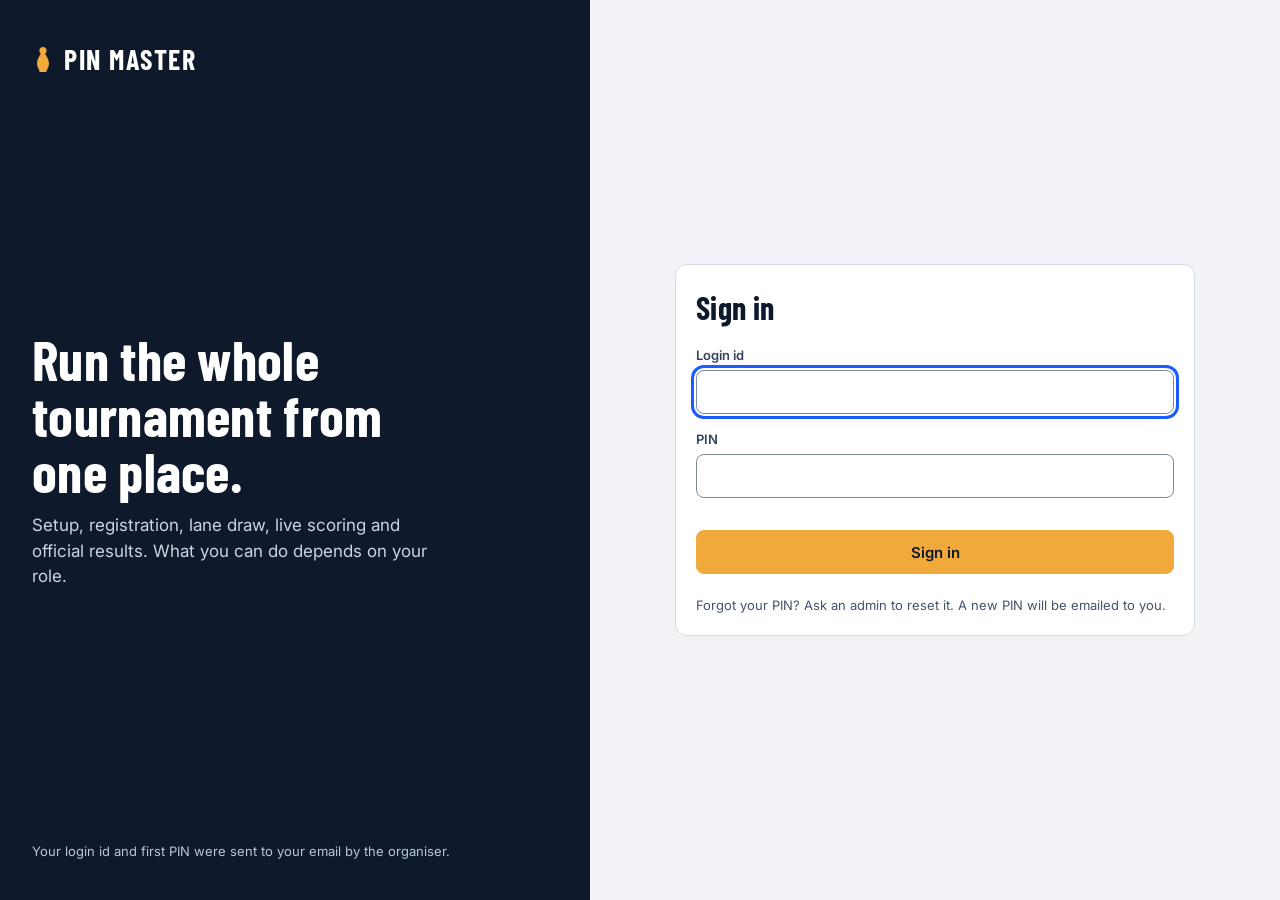
<file: leaderboard.html>
<!DOCTYPE html>
<html lang="en">
<head>
<meta charset="utf-8">
<meta name="viewport" content="width=device-width, initial-scale=1">
<title>Leaderboard · Pin Master</title>
<link rel="preconnect" href="https://fonts.googleapis.com">
<link href="https://fonts.googleapis.com/css2?family=Barlow+Condensed:wght@600;700&family=Inter:wght@400;600;700&display=swap" rel="stylesheet">
<link rel="stylesheet" href="pm.css">
<style>
.lb-nav{display:flex;flex-wrap:wrap;gap:8px 16px;align-items:center}
.lb-nav a{color:#C9D4E5;text-decoration:none;font-size:14px;font-weight:600}
.lb-nav a:hover{color:#fff;text-decoration:underline}
.lb-row{display:flex;flex-wrap:wrap;gap:8px 12px;align-items:center}
.lb-chip{border:1px solid var(--line);background:#fff;border-radius:999px;padding:8px 16px;font:600 14px Inter,sans-serif;cursor:pointer;min-height:44px}
.lb-chip[aria-pressed="true"]{background:#0B2A5B;color:#fff;border-color:#0B2A5B}
.lb-num{text-align:right;font-variant-numeric:tabular-nums}
.lb-rank{font-family:'Barlow Condensed','Arial Narrow',sans-serif;font-weight:700;font-size:24px}
.lb-tot{font-family:'Barlow Condensed','Arial Narrow',sans-serif;font-weight:700;font-size:24px;text-align:right}
.lb-wait{background:#F6F8FB;border:1px dashed var(--line);border-radius:10px;padding:12px 14px;font-size:14px;color:var(--ink3)}
.lb-scroll{overflow-x:auto}
</style>
</head>
<body>
<header class="pm-top">
  <span class="pm-brand" style="font-size:22px">PIN MASTER</span>
  <nav class="lb-nav" aria-label="Breadcrumb"><a id="dashl" href="tournament.html">&larr; Dashboard</a></nav>
  <span class="sp"></span>
  <span id="who" style="font-size:14px;color:#C9D4E5"></span>
  <button class="pm-btn" id="out" type="button">Sign out</button>
</header>
<main class="pm-wrap">
  <div id="note" aria-live="polite"></div>
  <section class="pm-card" id="head" aria-busy="true"><p class="pm-help">Loading the leaderboard…</p></section>
  <div id="body"></div>
</main>
<script src="config.js"></script>
<script src="pm.js"></script>
<script>
(function () {
  var PM = window.PM, h = PM.h;
  var sess = PM.getSession();
  if (!sess || !sess.user) { PM.goLogin(); return; }
  var user = sess.user, admin = user.role === 'admin';
  var tid = admin ? (PM.q('t') || PM.pref('tid') || '') : (user.tournament_id || '');
  if (!tid) { location.replace(admin ? 'hub.html' : 'login.html'); return; }
  if (admin) PM.pref('tid', tid);
  document.getElementById('who').textContent = user.display_name || user.login_id;
  document.getElementById('dashl').href = PM.link('tournament.html', tid);
  document.getElementById('out').addEventListener('click', function () { PM.api('auth.logout').catch(function () {}).then(function () { PM.setSession(null); PM.goLogin(); }); });
  var D = null, cat = '', view = 'events', mode = 'all', busy = false;

  function load() {
    busy = true; paint();
    PM.api('results.load', { tournament_id: tid }).then(function (d) {
      D = d; busy = false;
      if (!cat || !d.categories.some(function (c) { return c.category_id === cat; })) cat = d.categories.length ? d.categories[0].category_id : '';
      paint();
    }, function (e) {
      busy = false;
      if (e && (e.code === 'auth' || e.code === 'must_change_pin')) { PM.goLogin(true); return; }
      document.getElementById('note').replaceChildren(h('div', { class: 'pm-msg pm-msg--err', role: 'alert' }, (e && e.message) || 'Could not load.'));
      paint();
    });
  }
  function seg(items, cur, fn, label) {
    return h('div', { class: 'lb-row', role: 'group', 'aria-label': label }, items.map(function (x) {
      return h('button', { class: 'lb-chip', type: 'button', 'aria-pressed': String(cur === x[0]), onClick: function () { fn(x[0]); paint(); } }, x[1]);
    }));
  }
  function stateTag(r, m) {
    var o = r.off, a = r.all, G = r.games.length;
    if (!a.played) return h('span', { class: 'pm-tag pm-tag--off', text: 'No score' });
    if (o.played === G && G > 0) return h('span', { class: 'pm-tag pm-tag--ok', text: 'Official' });
    if (m === 'off') return h('span', { class: 'pm-tag pm-tag--warn', text: o.played + ' of ' + G + ' locked' });
    return h('span', { class: 'pm-tag pm-tag--warn', text: a.played < G ? a.played + ' of ' + G + ' games' : 'Not locked yet' });
  }
  function rk(x) { return x.rank ? String(x.rank) : '–'; }
  function eventBoard(bd) {
    var G = bd.games, ths = ['Rank', 'Lane', 'Name', 'Team'].concat(Array.apply(null, Array(G)).map(function (_, i) { return 'G' + (i + 1); }), ['Total', 'Avg', 'Gap', 'Status']);
    var trs = bd.rows.map(function (r) {
      var x = r[mode];
      return h('tr', null, h('td', { class: 'lb-rank', text: rk(x) }), h('td', { text: r.lane }), h('td', { text: r.name || ('Team ' + r.entry_no) }), h('td', { text: r.team }),
        r.games.map(function (g) { return h('td', { class: 'lb-num', text: g.pins == null || (mode === 'off' && !g.locked) ? '' : (g.pins + (g.locked ? '' : '*')) }); }),
        h('td', { class: 'lb-tot', text: x.played ? String(x.total) : '' }),
        h('td', { class: 'lb-num', text: x.played ? (Math.round(x.total / x.played * 10) / 10).toFixed(1) : '' }),
        h('td', { class: 'lb-num', text: x.played && x.rank > 1 ? '-' + x.gap : '' }),
        h('td', null, stateTag(r, mode)));
    });
    return h('section', { class: 'pm-card' }, h('h2', { class: 'pm-h', style: 'font-size:26px', text: bd.event }),
      bd.rows.length ? h('div', { class: 'lb-scroll' }, h('table', { class: 'pm-tbl lb-evt', 'data-board': bd.event_key }, h('thead', null, h('tr', null, ths.map(function (t) { return h('th', { text: t }); }))), h('tbody', null, trs)))
        : h('p', { class: 'pm-help', text: 'No lanes drawn for this event yet.' }));
  }
  function teamTable(teams, events, title) {
    var ths = ['Rank', 'Team'].concat(events.map(function (e) { return e.name; }), ['Total pins', 'Status']);
    return h('section', { class: 'pm-card' }, h('h2', { class: 'pm-h', style: 'font-size:26px', text: title }),
      teams.length ? h('div', { class: 'lb-scroll' }, h('table', { class: 'pm-tbl lb-team' }, h('thead', null, h('tr', null, ths.map(function (t) { return h('th', { text: t }); }))),
        h('tbody', null, teams.map(function (t) {
          return h('tr', null, h('td', { class: 'lb-rank', text: rk(t[mode]) }), h('td', { text: t.team }),
            events.map(function (e) { var v = t.by_event[e.event_key]; return h('td', { class: 'lb-num', text: v ? String(v[mode]) : '' }); }),
            h('td', { class: 'lb-tot', text: t[mode].played ? String(t[mode].total) : '' }),
            h('td', null, h('span', { class: 'pm-tag' + (t[mode].played ? '' : ' pm-tag--off'), text: t[mode].played ? (mode === 'all' ? 'Provisional' : 'Locked scores only') : 'No score' })));
        })))) : h('p', { class: 'pm-help', text: 'No teams with entries yet.' }));
  }
  function labelCells() {
    Array.prototype.forEach.call(document.querySelectorAll('table.pm-tbl'), function (t) {
      var th = Array.prototype.map.call(t.querySelectorAll('thead th'), function (x) { return x.textContent; });
      Array.prototype.forEach.call(t.querySelectorAll('tbody tr'), function (tr) { Array.prototype.forEach.call(tr.children, function (td, i) { if (th[i]) td.setAttribute('data-l', th[i]); }); });
    });
  }
  function paint() {
    var head = document.getElementById('head'), body = document.getElementById('body');
    head.setAttribute('aria-busy', String(!D || busy));
    if (!D) { return; }
    var t = D.tournament;
    head.replaceChildren(h('div', { class: 'lb-row' }, h('h1', { class: 'pm-h', style: 'font-size:34px', text: 'Leaderboard' }), h('span', { class: 'pm-tag', text: PM.STATUS[t.status] || t.status }),
      h('button', { class: 'pm-btn pm-btn--sm', id: 'refresh', type: 'button', disabled: busy, onClick: load }, busy ? 'Refreshing…' : 'Refresh')),
      h('p', { class: 'pm-help', style: 'margin:6px 0 12px', text: t.name + (t.venue ? ' · ' + t.venue : '') }),
      D.categories.length ? h('div', { style: 'display:flex;flex-direction:column;gap:10px' },
        seg(D.categories.map(function (c) { return [c.category_id, c.name]; }), cat, function (v) { cat = v; }, 'Category'),
        h('div', { class: 'lb-row' },
          seg([['events', 'By event'], ['teams', 'Teams']], view, function (v) { view = v; }, 'View'),
          seg([['all', 'All submitted scores'], ['off', 'Locked (official) only']], mode, function (v) { mode = v; }, 'Scores shown'))) : h('p', { class: 'pm-help', text: 'No categories set up yet.' }));
    var kids = [];
    var boards = D.boards.filter(function (b) { return b.category_id === cat; });
    kids.push(h('p', { class: 'pm-help', style: 'margin:0', id: 'lbnote', text: mode === 'all' ? 'Showing every submitted score. A * marks a game that is not locked yet, so the result is unofficial.' : 'Showing locked scores only. These are the official results.' }));
    if (!boards.length) kids.push(h('section', { class: 'pm-card' }, h('p', { class: 'pm-help', text: 'No events with lanes drawn in this category yet.' })));
    else if (view === 'events') boards.forEach(function (b) { kids.push(eventBoard(b)); });
    else {
      var ov = D.overall.filter(function (o) { return o.category_id === cat; })[0];
      var evs = D.events.filter(function (e) { return boards.some(function (b) { return b.event_key === e.event_key; }); });
      kids.push(teamTable(ov ? ov.teams : [], evs, 'Team pin totals'));
    }
    kids.push(h('div', { class: 'lb-wait', id: 'lbwait', text: 'Waiting for the rule sheet: handicap, tie-breaks, points, medals, stepladder, carry-over, Masters and All Events. Places here are plain pin totals; equal totals share a place.' }));
    body.replaceChildren.apply(body, kids.map(function (k) { return h('div', { style: 'margin-bottom:14px' }, k); }));
    labelCells();
  }
  load();
})();
</script>
</body>
</html>
</file>
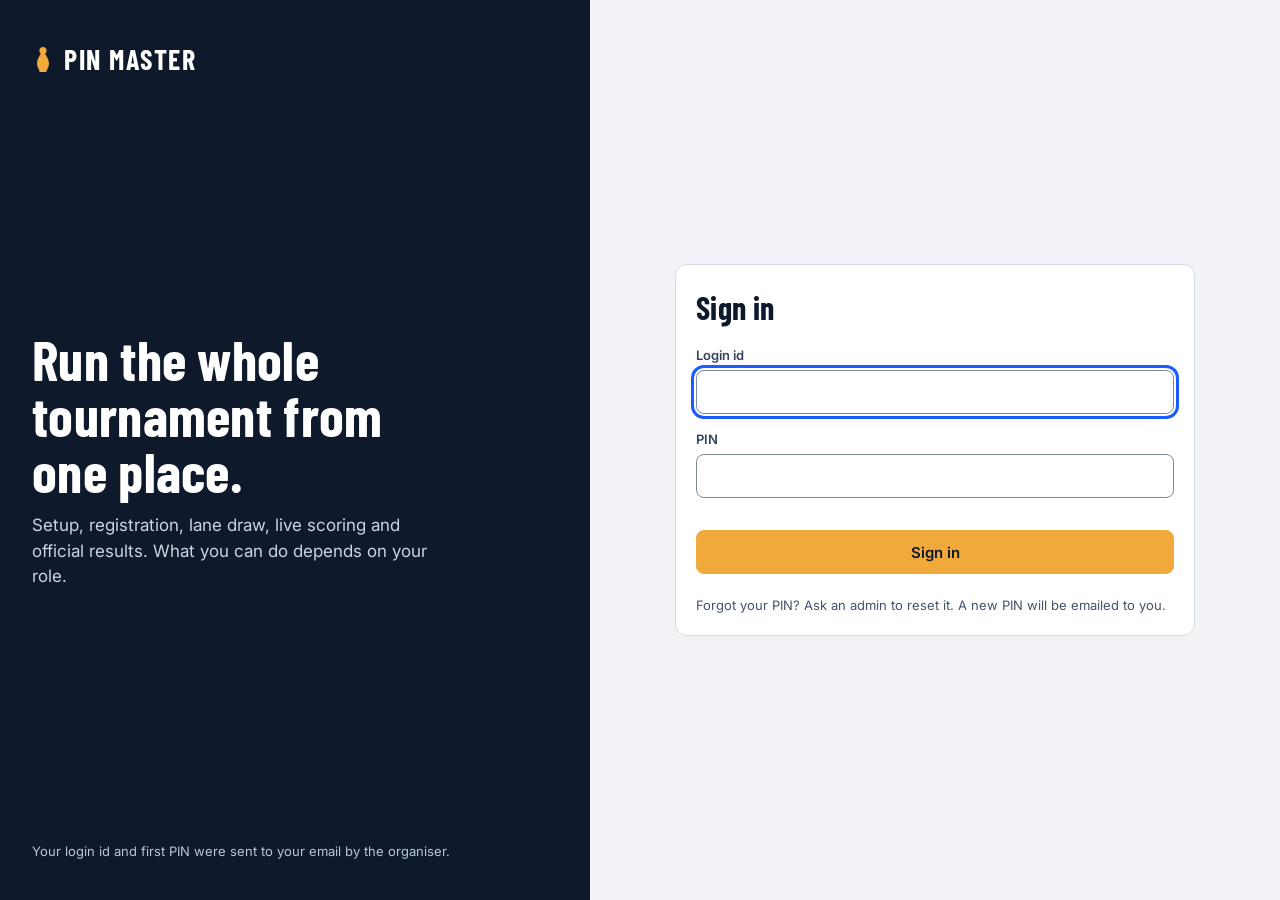
<file: login.html>
<!DOCTYPE html>
<html lang="en">
<head>
<meta charset="utf-8">
<meta name="viewport" content="width=device-width, initial-scale=1">
<title>Sign in · Pin Master</title>
<link rel="preconnect" href="https://fonts.googleapis.com">
<link href="https://fonts.googleapis.com/css2?family=Barlow+Condensed:wght@600;700&family=Inter:wght@400;600;700&display=swap" rel="stylesheet">
<link rel="stylesheet" href="pm.css">
<style>
.lg{min-height:100vh;display:flex;flex-wrap:wrap}
.lg-l{flex:1 1 360px;min-width:0;background:var(--navy);color:#fff;padding:40px 32px;display:flex;flex-direction:column;justify-content:space-between;gap:32px}
.lg-r{flex:1 1 460px;min-width:0;padding:40px 24px;display:flex;flex-direction:column;align-items:center;justify-content:center;gap:24px}
.lg-card{width:100%;max-width:520px}
@media (max-width:760px){.lg-l{padding:24px 20px;gap:16px}.lg-l h1{font-size:40px!important}.lg-r{padding:24px 16px}}
</style>
</head>
<body>
<div class="lg">
  <div class="lg-l">
    <div style="display:flex;align-items:center;gap:10px">
      <svg width="22" height="28" viewBox="0 0 22 28" aria-hidden="true"><path d="M11 1C8.8 1 7.4 2.600 7.4 4.400c0 1.500.6 2.600 1.500 3.400C7.300 10.400 5 13.500 5 17.500c0 3 1.300 5.200 2.200 6.400.4.500.2 1.300.2 2.100h7.200c0-.8-.2-1.600.2-2.100.9-1.200 2.200-3.400 2.200-6.400 0-4-2.300-7.100-3.900-9.500.9-.8 1.500-1.900 1.500-3.400C14.600 2.600 13.200 1 11 1z" fill="#F2A93B"/></svg>
      <span class="pm-brand" style="font-size:28px">PIN MASTER</span>
    </div>
    <div style="display:flex;flex-direction:column;gap:14px;max-width:420px">
      <h1 class="pm-h" style="font-size:56px;line-height:1">Run the whole tournament from one place.</h1>
      <p style="font-size:17px;line-height:1.5;color:#C9D4E5">Setup, registration, lane draw, live scoring and official results. What you can do depends on your role.</p>
    </div>
    <p style="font-size:13px;color:#B9C6DA">Your login id and first PIN were sent to your email by the organiser.</p>
  </div>

  <main class="lg-r">
    <div class="pm-card lg-card" id="card" aria-live="polite"></div>
  </main>
</div>

<script src="config.js"></script>
<script src="pm.js"></script>
<script>
(function () {
  var PM = window.PM, h = PM.h, card = document.getElementById('card');
  var busy = false;

  function msg(kind, text) { return h('p', { class: 'pm-msg pm-msg--' + kind, role: kind === 'err' ? 'alert' : 'status', text: text }); }
  function field(id, label, type, extra) {
    return h('div', null,
      h('label', { class: 'pm-lbl', for: id }, label),
      h('input', Object.assign({ class: 'pm-in', id: id, type: type, required: true }, extra || {})));
  }
  function show() { card.replaceChildren.apply(card, Array.prototype.filter.call(arguments, Boolean)); }

  // ---------- step 1: sign in ----------
  function signInView(note) {
    var err = h('div');
    var form = h('form', { novalidate: true, style: 'display:flex;flex-direction:column;gap:16px', onSubmit: function (e) {
      e.preventDefault();
      if (busy) return;
      var id = form.elements.lid.value.trim(), pin = form.elements.pin.value.trim();
      if (!id || !pin) { err.replaceChildren(msg('err', 'Enter your login id and PIN.')); return; }
      busy = true; btn.disabled = true; btn.textContent = 'Signing in…'; err.replaceChildren();
      PM.api('auth.login', { login_id: id, pin: pin }).then(function (d) {
        if (d.user.must_change_pin) { PM.setSession({ token: d.token, user: d.user }); changeView(d.user, pin); return; }
        PM.setSession({ token: d.token, user: d.user, expires_at: d.expires_at });
        signedIn(d.user);
      }).catch(function (e2) {
        err.replaceChildren(msg('err', e2.message || 'Could not sign in.'));
        form.elements.pin.value = ''; form.elements.pin.focus();
      }).finally(function () { busy = false; btn.disabled = false; btn.textContent = 'Sign in'; });
    } },
      field('lid', 'Login id', 'text', { autocomplete: 'username', autocapitalize: 'characters', autocorrect: 'off', spellcheck: 'false' }),
      field('pin', 'PIN', 'password', { inputmode: 'numeric', autocomplete: 'current-password' }),
      err,
      h('button', { class: 'pm-btn pm-btn--pri', type: 'submit', style: 'width:100%' }, 'Sign in'));
    var btn = form.querySelector('button[type=submit]');
    show(h('h2', { class: 'pm-h', style: 'font-size:32px' }, 'Sign in'), note ? msg(note.kind, note.text) : null, form,
      h('p', { class: 'pm-help', text: 'Forgot your PIN? Ask an admin to reset it. A new PIN will be emailed to you.' }));
    form.elements.lid.focus();
  }

  // ---------- step 2: choose your own PIN ----------
  function changeView(user, oldPin) {
    var err = h('div');
    var form = h('form', { novalidate: true, style: 'display:flex;flex-direction:column;gap:16px', onSubmit: function (e) {
      e.preventDefault();
      if (busy) return;
      var a = form.elements.np.value.trim(), b = form.elements.np2.value.trim();
      if (!/^[0-9]{6,12}$/.test(a)) { err.replaceChildren(msg('err', 'Your PIN must be 6 to 12 digits.')); return; }
      if (a !== b) { err.replaceChildren(msg('err', 'The two PINs do not match.')); return; }
      busy = true; btn.disabled = true; btn.textContent = 'Saving…'; err.replaceChildren();
      PM.api('auth.changePin', { old_pin: oldPin, new_pin: a }).then(function () {
        return PM.api('auth.login', { login_id: user.login_id, pin: a });
      }).then(function (d) {
        PM.setSession({ token: d.token, user: d.user, expires_at: d.expires_at });
        signedIn(d.user);
      }).catch(function (e2) {
        err.replaceChildren(msg('err', e2.message || 'Could not save the PIN.'));
        busy = false; btn.disabled = false; btn.textContent = 'Save PIN and continue';
      });
    } },
      field('np', 'New PIN (6 to 12 digits)', 'password', { inputmode: 'numeric', autocomplete: 'new-password' }),
      field('np2', 'Type the new PIN again', 'password', { inputmode: 'numeric', autocomplete: 'new-password' }),
      h('p', { class: 'pm-help', text: 'Avoid easy PINs like 123456 or 000000. Do not share it with anyone.' }),
      err,
      h('button', { class: 'pm-btn pm-btn--pri', type: 'submit', style: 'width:100%' }, 'Save PIN and continue'));
    var btn = form.querySelector('button[type=submit]');
    show(h('h2', { class: 'pm-h', style: 'font-size:32px' }, 'Choose your own PIN'),
      msg('warn', 'Welcome' + (user.display_name ? ', ' + user.display_name : '') + '. The PIN you were sent is only for first use. Choose your own now.'), form);
    form.elements.np.focus();
  }

  // ---------- step 3: signed in ----------
  var ROLE = { admin: 'Admin', team_manager: 'Team manager', marshal: 'Marshal' };
  function signedIn(user) { location.href = PM.landing(user); }

  var q = new URLSearchParams(location.search);
  signInView(q.get('expired') ? { kind: 'warn', text: 'Your session ended. Please sign in again.' } : null);
})();
</script>
</body>
</html>
</file>
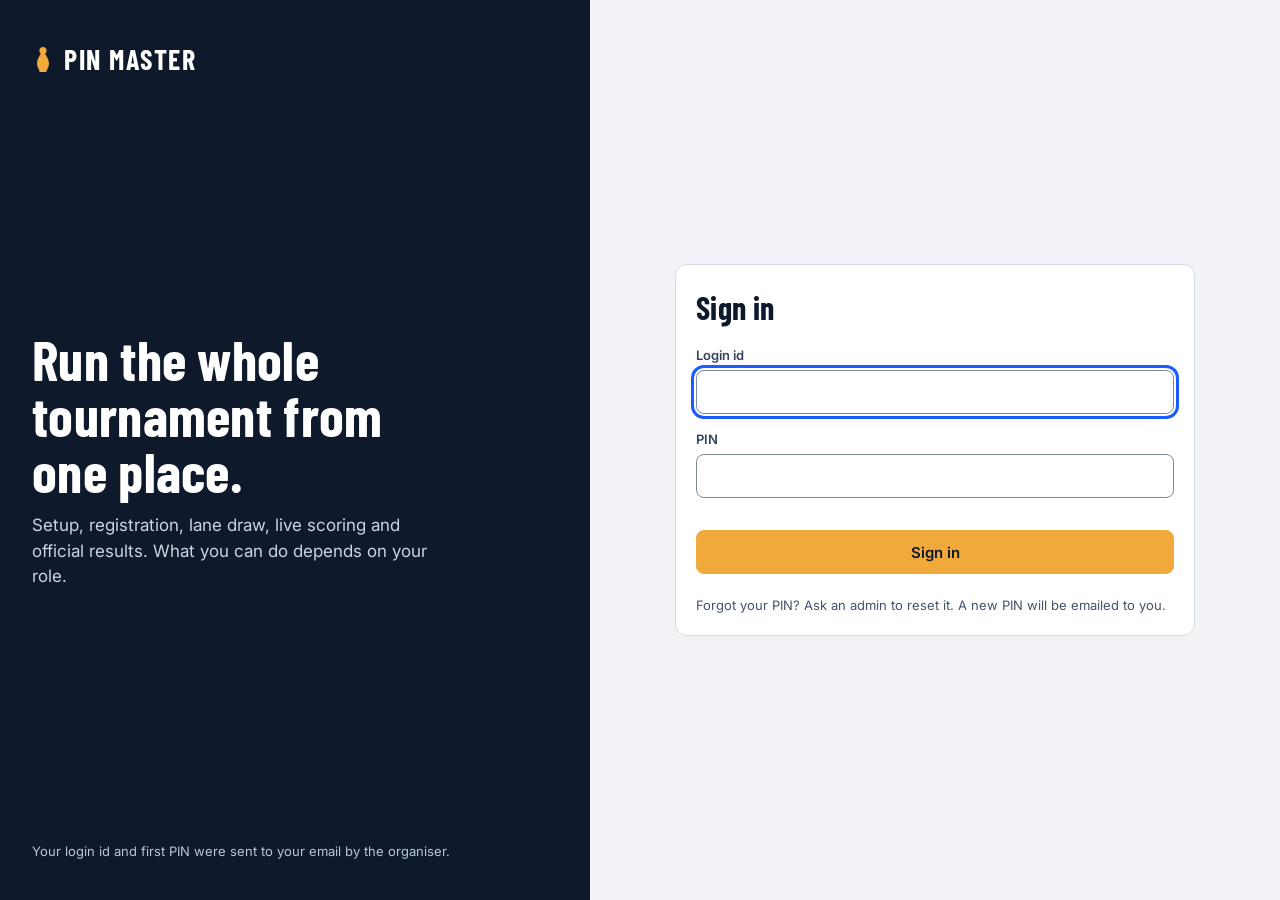
<file: official.html>
<!DOCTYPE html>
<html lang="en">
<head>
<meta charset="utf-8">
<meta name="viewport" content="width=device-width, initial-scale=1">
<title>Official result sheets and start list · Pin Master</title>
<link rel="preconnect" href="https://fonts.googleapis.com">
<link href="https://fonts.googleapis.com/css2?family=Barlow+Condensed:wght@600;700&family=Inter:wght@400;600;700&display=swap" rel="stylesheet">
<link rel="stylesheet" href="pm.css">
<style>
.lb-nav{display:flex;flex-wrap:wrap;gap:8px 16px;align-items:center}
.lb-nav a{color:#C9D4E5;text-decoration:none;font-size:14px;font-weight:600}
.lb-row{display:flex;flex-wrap:wrap;gap:8px 12px;align-items:center}
.lb-chip{border:1px solid var(--line);background:#fff;border-radius:999px;padding:8px 16px;font:600 14px Inter,sans-serif;cursor:pointer;min-height:44px}
.lb-chip[aria-pressed="true"]{background:#0B2A5B;color:#fff;border-color:#0B2A5B}
.os-grid{display:grid;grid-template-columns:repeat(auto-fit,minmax(220px,1fr));gap:12px}
.os-box{border:1px solid var(--line);border-radius:10px;padding:12px;display:flex;flex-direction:column;gap:8px}
.os-prev{height:72px;display:flex;align-items:center;justify-content:center;background:#F6F8FB;border-radius:8px;color:var(--ink3);font-size:13px}
.os-prev img{max-height:64px;max-width:100%}
.os-chk{display:flex;align-items:center;gap:8px;font-size:14px;font-weight:600;min-height:32px}
.os-chk input{width:18px;height:18px}
.os-two{display:grid;grid-template-columns:1fr 1fr;gap:8px}
.os-wrap{overflow-x:auto}
/* ---- the printed sheets ---- */
.os-sheet{background:#fff;color:#000;border:1px solid #B7C1D1;padding:16px 18px;margin:0 0 16px;font-family:Inter,Arial,sans-serif;font-size:11px;min-width:900px}
.os-sheet.port{min-width:620px}
.os-hd{display:flex;flex-direction:column;align-items:center;gap:3px;text-align:center;margin-bottom:8px}
.os-logos{display:flex;justify-content:space-evenly;align-items:center;width:100%;gap:12px;margin-bottom:4px}
.os-logo{height:64px;max-width:150px;object-fit:contain}
.os-org{font-weight:700;font-size:13px;text-transform:uppercase}
.os-name{font-weight:700;font-size:15px;text-transform:uppercase;border-top:1.5px solid #000;border-bottom:1.5px solid #000;padding:3px 10px;width:100%}
.os-sub{font-weight:600;font-size:12px;text-transform:uppercase}
.os-title{margin:10px 0 6px;text-align:center;font-size:18px;font-weight:700;font-family:'Barlow Condensed','Arial Narrow',sans-serif;letter-spacing:.5px}
.os-flag{text-align:center;font-weight:700;font-size:12px;padding:3px 8px;margin:0 auto 6px;border:1.5px solid #000;width:fit-content}
.os-flag.prov{background:#FFF1CF;border-style:dashed}
.os-tbl{width:100%;border-collapse:collapse;font-variant-numeric:tabular-nums}
.os-tbl th,.os-tbl td{border:1px solid #444;padding:3px 5px;text-align:center}
.os-tbl th{background:#E6EAF0;font-size:10px;text-transform:uppercase}
.os-tbl td.l{text-align:left}
.os-tbl td.b{font-weight:700}
.os-tbl tr.r1 td{background:#F7E7A8}
.os-tbl tr.r2 td{background:#E4E7EC}
.os-tbl tr.r3 td{background:#EBD3BB}
.os-tbl tr{break-inside:avoid}
.os-tbl thead{display:table-header-group}
.os-note{font-size:9.5px;margin-top:6px;color:#222}
.os-sign{display:flex;gap:28px;margin-top:34px;break-inside:avoid}
.os-sign div{flex:1;text-align:center;font-size:11px}
.os-sign .ln{height:46px;border-bottom:1px solid #000;margin-bottom:4px}
.os-sign b{display:block;min-height:14px}
.os-blk{text-align:center;font-weight:600;font-size:12px;margin:0 0 8px}
.os-foot{margin-top:10px;font-size:9px;color:#444;display:flex;justify-content:space-between}
.os-med td,.os-med th{padding:2px 3px;font-size:10px}
@page{size:A4 landscape;margin:8mm}
@page port{size:A4 portrait;margin:10mm}
@media print{
  html,body{background:#fff}
  .pm-top,#note,.noprint{display:none!important}
  .pm-wrap{max-width:none;padding:0;margin:0}
  .os-wrap{overflow:visible}
  .os-sheet{border:0;padding:0;margin:0;min-width:0;break-after:page;page-break-after:always}
  .os-sheet:last-child{break-after:auto;page-break-after:auto}
  .os-sheet.port{page:port}
}
</style>
</head>
<body>
<header class="pm-top">
  <span class="pm-brand" style="font-size:22px">PIN MASTER</span>
  <nav class="lb-nav" aria-label="Breadcrumb"><a id="dashl" href="tournament.html">&larr; Dashboard</a><a id="repl" href="reports.html">Reports</a></nav>
  <span class="sp"></span>
  <span id="who" style="font-size:14px;color:#C9D4E5"></span>
  <button class="pm-btn" id="out" type="button">Sign out</button>
</header>
<main class="pm-wrap">
  <div id="note" aria-live="polite"></div>
  <section class="pm-card noprint" id="head" aria-busy="true"><p class="pm-help">Loading…</p></section>
  <section class="pm-card noprint" id="hform"></section>
  <section class="pm-card noprint" id="ties" style="display:none"></section>
  <section class="pm-card noprint" id="pick"></section>
  <div class="os-wrap" id="sheets"></div>
</main>
<script src="config.js"></script>
<script src="pm.js"></script>
<script>
(function () {
  var PM = window.PM, h = PM.h;
  var sess = PM.getSession();
  if (!sess || !sess.user) { PM.goLogin(); return; }
  var user = sess.user;
  if (user.role !== 'admin') { location.replace('tournament.html'); return; }
  var tid = PM.q('t') || PM.pref('tid') || '';
  if (!tid) { location.replace('hub.html'); return; }
  PM.pref('tid', tid);
  document.getElementById('who').textContent = user.display_name || user.login_id;
  document.getElementById('dashl').href = PM.link('tournament.html', tid);
  document.getElementById('repl').href = PM.link('reports.html', tid);
  document.getElementById('out').addEventListener('click', function () { PM.api('auth.logout').catch(function () {}).then(function () { PM.setSession(null); PM.goLogin(); }); });

  var D = null, H = null, sel = {}, extra = { podium: true, medals: true, compact: false }, saving = false, mode = 'results';
  var TX = {
    en: { rank: 'Rank', lane: 'Lane', no: 'No.', name: 'Name', team: 'Team', total: 'Total', avg: 'Avg', gap: 'Diff.', tteam: 'Team total',
      winners: 'OFFICIAL WINNERS', medals: 'MEDAL STANDINGS', mh: ['G', 'S', 'B', '4', '5'], pts: 'Points', tm: 'Total medals', prov: 'PROVISIONAL – NOT FOR SIGNING',
      off: 'OFFICIAL RESULT', startl: 'START LIST', day: 'Day', ent: 'entries', printed: 'Printed', of: 'entries fully locked',
      none: 'No official result yet.', cur: 'events complete', sig: '(signature)', roll: 'TIE FOR A MEDAL PLACE – ROLL-OFF REQUIRED', hc: 'HANDICAP IS ON IN SETUP BUT NOT APPLIED – SCRATCH RESULTS ONLY', ro: '* Place decided by roll-off.',
      tbn: { best: 'higher best game', last: 'higher last game', last2: 'higher second-last game', first: 'higher first game' } },
    ms: { rank: 'KDK', lane: 'LANE', no: 'NO PESERTA', name: 'NAMA', team: 'PASUKAN', total: 'JUMLAH', avg: 'PURATA', gap: 'DIFF.', tteam: 'JUMLAH PASUKAN',
      winners: 'KEPUTUSAN PEMENANG', medals: 'KEDUDUKAN PINGAT SEMASA', mh: ['E', 'P', 'G', '4', '5'], pts: 'JUMLAH MATA', tm: 'JUMLAH PINGAT', prov: 'SEMENTARA – JANGAN TANDATANGAN',
      off: 'KEPUTUSAN RASMI', startl: 'SENARAI PERMULAAN', day: 'Hari', ent: 'penyertaan', printed: 'Dicetak', of: 'penyertaan dikunci sepenuhnya',
      none: 'Belum ada keputusan rasmi.', cur: 'acara selesai', sig: '(tandatangan)', roll: 'SERI DI KEDUDUKAN PINGAT – PERLU ROLL-OFF', hc: 'HANDIKAP DIAKTIFKAN TETAPI BELUM DIGUNAKAN – KEPUTUSAN SCRATCH SAHAJA', ro: '* Tempat ditentukan oleh roll-off.',
      tbn: { best: 'permainan terbaik lebih tinggi', last: 'permainan terakhir lebih tinggi', last2: 'permainan kedua terakhir lebih tinggi', first: 'permainan pertama lebih tinggi' } }
  };
  function T() { return TX[(H && H.lang) === 'ms' ? 'ms' : 'en']; }
  function cbNote() {
    var L = T(), tb = D.rules.tb.map(function (x) { return L.tbn[x]; }), ms = H.lang === 'ms';
    return (ms ? 'KDK: jumlah pin tertinggi. ' : 'Rank: highest total pins. ') + (tb.length ? (ms ? 'Jumlah sama ditentukan oleh: ' : 'Equal totals are decided by: ') + tb.join(ms ? ', kemudian ' : ', then ') + '. ' : '') +
      (ms ? 'Baris yang masih sama berkongsi KDK.' : 'Rows still level share the rank.');
  }
  function ptsNote() {
    var R = D.rules, ms = H.lang === 'ms', M = D.medals;
    if (!R.pts) return '';
    var sc = R.scale.map(function (v, i) { return (i + 1) + ': ' + v; }).join(', ');
    var own = D.events.filter(function (e) { return M.pscale && M.pscale[e.event_key]; });
    var ownTxt = own.map(function (e) { return e.name + ' – ' + M.pscale[e.event_key].map(function (v, i) { return (i + 1) + ': ' + v; }).join(', '); });
    var mu = D.events.filter(function (e) { return !(M.pscale && M.pscale[e.event_key]) && M.mult[e.event_key] !== undefined && M.mult[e.event_key] !== 1; }).map(function (e) { return e.name + ' ×' + M.mult[e.event_key]; });
    return (ms ? 'Mata mengikut tempat – ' : 'Points by place – ') + sc + (mu.length ? (ms ? '. Pengganda: ' : '. Multipliers: ') + mu.join(', ') : '') + (ownTxt.length ? (ms ? '. Mata sendiri: ' : '. Own points: ') + ownTxt.join('; ') : '') + '. ' +
      (R.teamRule === 'medals' ? (ms ? 'Pasukan disusun mengikut pingat dahulu, kemudian mata.' : 'Teams rank by medals first, then points.') : (ms ? 'Pasukan disusun mengikut mata dahulu, kemudian pingat.' : 'Teams rank by points first, then medals.'));
  }
  function key(bd) { return bd.category_id + '|' + bd.event_key; }
  function note(msg, ok) { var n = document.getElementById('note'); if (msg) n.replaceChildren(h('div', { class: 'pm-msg ' + (ok ? 'pm-msg--ok' : 'pm-msg--err'), role: ok ? 'status' : 'alert' }, msg)); else n.replaceChildren(); }

  function load() {
    PM.api('results.load', { tournament_id: tid }).then(function (d) {
      D = d; H = JSON.parse(JSON.stringify(d.header));
      d.boards.forEach(function (b) { if (sel[key(b)] === undefined) sel[key(b)] = true; });
      extra.compact = d.medals.boards.length > 8;
      buildHead(); buildForm(); buildTies(); buildPick(); paintSheets();
    }, function (e) {
      if (e && (e.code === 'auth' || e.code === 'must_change_pin')) { PM.goLogin(true); return; }
      note((e && e.message) || 'Could not load.');
    });
  }

  // ---------- pieces of every sheet ----------
  function dateText() { return H.date_text || (D.tournament.start_date ? PM.fmtDates(D.tournament.start_date, D.tournament.end_date) : ''); }
  function headerEl() {
    var s = H.show, t = D.tournament;
    var logos = H.logos.map(function (l, i) { return l && s['logo' + i] ? h('img', { class: 'os-logo', src: l, alt: 'Logo ' + (i + 1) }) : null; }).filter(Boolean);
    var org = s.org ? H.org.filter(Boolean).map(function (x) { return h('div', { class: 'os-org', text: x }); }) : [];
    var name = s.name ? (H.name_text || t.name) : '', venue = s.venue ? (H.venue_text || t.venue || '') : '', date = s.date ? dateText() : '';
    return h('div', { class: 'os-hd' }, logos.length ? h('div', { class: 'os-logos' }, logos) : null, org,
      name ? h('div', { class: 'os-name', text: name }) : null, venue ? h('div', { class: 'os-sub', text: venue }) : null, date ? h('div', { class: 'os-sub', text: date }) : null);
  }
  function signEl() {
    var sg = H.sign.filter(function (x) { return x.title || x.name; });
    if (!H.show.sign || !sg.length) return null;
    return h('div', { class: 'os-sign' }, sg.map(function (x) { return h('div', null, h('div', { class: 'ln' }), h('b', { text: x.name || '' }), h('span', { text: x.title || T().sig })); }));
  }
  function sheet(port, title, flag, body, extraNote, nosign) {
    return h('section', { class: 'os-sheet' + (port ? ' port' : '') }, headerEl(), h('h2', { class: 'os-title', text: title }), flag, body,
      extraNote ? h('div', { class: 'os-note', text: extraNote }) : null, nosign ? null : signEl(),
      h('div', { class: 'os-foot' }, h('span', { text: T().printed + ' ' + new Date().toLocaleString() }), h('span', { text: 'Pin Master' })));
  }
  function counts(bd) { return { n: bd.rows.length, d: bd.rows.filter(function (r) { return bd.games > 0 && r.off.played === bd.games; }).length }; }
  function flagEl(c, what, roll) {
    var hc = D.rules.handicap, ok = c.n > 0 && c.d === c.n && !roll && !hc;
    return h('div', { class: 'os-flag' + (ok ? '' : ' prov') }, (ok ? T().off : (hc ? T().hc : (roll ? T().roll : T().prov))) + ' · ' + c.d + ' / ' + c.n + ' ' + (what || T().of));
  }
  function rkOf(x) { return x.rank ? x.rank + (x.rolled ? '*' : '') : ''; }
  function cls(x) { return x.rank >= 1 && x.rank <= 3 ? 'r' + x.rank : ''; }
  function g(x) { return x.locked && x.pins != null ? x.pins : ''; }
  function mean(o) { return o.played ? Math.round(o.total / o.played) : ''; }

  // ---------- one event ----------
  function eventSheet(bd) {
    var G = bd.games, L = T(), grouped = bd.rows.some(function (r) { return r.members; });
    var rows = bd.rows.slice().sort(function (a, b) {
      var ra = a.off.rank || 9999, rb = b.off.rank || 9999;
      return ra - rb || (a.lane + '').localeCompare(b.lane + '', undefined, { numeric: true });
    });
    var gh = []; for (var i = 1; i <= G; i++) gh.push('G' + i);
    var ths = grouped ? [L.lane, L.no, L.name, L.team].concat(gh, [L.total, L.avg, L.tteam, L.rank, L.gap]) : [L.rank, L.lane, L.no, L.name, L.team].concat(gh, [L.total, L.avg, L.gap]);
    var trs = [];
    rows.forEach(function (r) {
      var x = r.off, gap = x.played ? (x.rank > 1 ? '-' + x.gap : '0') : '';
      if (grouped && r.members) {
        r.members.forEach(function (m, i) {
          var tds = [];
          if (i === 0) tds.push(h('td', { rowspan: r.members.length, text: r.lane }));
          tds.push(h('td', { text: m.code }), h('td', { class: 'l', text: m.name }), h('td', { class: 'l', text: r.team }));
          m.games.forEach(function (q) { tds.push(h('td', { text: g(q) })); });
          tds.push(h('td', { class: 'b', text: m.off.played ? m.off.total : '' }), h('td', { text: mean(m.off) }));
          if (i === 0) tds.push(h('td', { class: 'b', rowspan: r.members.length, text: x.played ? x.total : '' }), h('td', { class: 'b', rowspan: r.members.length, text: rkOf(x) }), h('td', { rowspan: r.members.length, text: gap }));
          trs.push(h('tr', { class: cls(x) }, tds));
        });
      } else {
        var tds = grouped ? [h('td', { text: r.lane }), h('td', { text: r.code }), h('td', { class: 'l', text: r.name }), h('td', { class: 'l', text: r.team })]
          : [h('td', { class: 'b', text: rkOf(x) }), h('td', { text: r.lane }), h('td', { text: r.code }), h('td', { class: 'l', text: r.name || ('Team ' + r.entry_no) }), h('td', { class: 'l', text: r.team })];
        r.games.forEach(function (q) { tds.push(h('td', { text: g(q) })); });
        tds.push(h('td', { class: 'b', text: x.played ? x.total : '' }), h('td', { text: mean(x) }));
        if (grouped) tds.push(h('td', { class: 'b', text: x.played ? x.total : '' }), h('td', { class: 'b', text: rkOf(x) }));
        tds.push(h('td', { text: gap }));
        trs.push(h('tr', { class: cls(x) }, tds));
      }
    });
    var tbl = h('table', { class: 'os-tbl' }, h('thead', null, h('tr', null, ths.map(function (t) { return h('th', { text: t }); }))), h('tbody', null, trs));
    return sheet(false, (bd.event + ' · ' + bd.category).toUpperCase(), flagEl(counts(bd), null, bd.roll), tbl, (bd.rows.some(function (r) { return r.off.rolled; }) ? T().ro + ' ' : '') + (bd.from_event ? (H.lang === 'ms' ? 'Skor diambil daripada permainan ' + bd.from_event + '. ' : 'Scores taken from the ' + bd.from_event + ' games. ') : '') + cbNote());
  }


  // ---------- start list (same sheet shell, sorted by lane, no scores) ----------
  function laneCmp(a, b) { return (a.lane + '').localeCompare(b.lane + '', undefined, { numeric: true }); }
  function startSheets(bd) {
    var groups = [], idx = {};
    bd.rows.forEach(function (r) {
      var k = r.block_id || '';
      if (!(k in idx)) { idx[k] = groups.length; groups.push({ r0: r, rows: [] }); }
      groups[idx[k]].rows.push(r);
    });
    groups.sort(function (a, b) { return ((a.r0.day || 0) - (b.r0.day || 0)) || String(a.r0.start_time || '').localeCompare(String(b.r0.start_time || '')) || String(a.r0.block || '').localeCompare(String(b.r0.block || '')); });
    return groups.map(function (g) { return startSheet(bd, g); });
  }
  function startSheet(bd, g) {
    var L = T(), rows = g.rows.slice().sort(laneCmp), grouped = rows.some(function (r) { return r.members; }), trs = [];
    rows.forEach(function (r) {
      if (r.members) {
        r.members.forEach(function (m, i) {
          var tds = [];
          if (i === 0) tds.push(h('td', { class: 'b', rowspan: r.members.length, text: r.lane }));
          tds.push(h('td', { text: m.code }), h('td', { class: 'l', text: m.name }));
          if (i === 0) tds.push(h('td', { class: 'l', rowspan: r.members.length, text: r.team }));
          trs.push(h('tr', null, tds));
        });
      } else {
        trs.push(h('tr', null, h('td', { class: 'b', text: r.lane }), h('td', { text: r.code }), h('td', { class: 'l', text: r.name || ('Team ' + r.entry_no) }), h('td', { class: 'l', text: r.team })));
      }
    });
    var tbl = h('table', { class: 'os-tbl' }, h('thead', null, h('tr', null, [L.lane, L.no, L.name, L.team].map(function (t) { return h('th', { text: t }); }))), h('tbody', null, trs));
    var r0 = g.r0, when = [r0.day ? L.day + ' ' + r0.day : '', r0.start_time || '', r0.block || ''].filter(Boolean).join(' · ');
    var flag = h('div', { class: 'os-flag' }, L.startl + ' · ' + rows.length + ' ' + L.ent);
    return sheet(true, (bd.event + ' · ' + bd.category).toUpperCase(), flag, h('div', null, when ? h('div', { class: 'os-blk', text: when }) : null, tbl), '', true);
  }

  // ---------- podium (top 4 of each selected event) ----------
  function podiumSheet(boards) {
    var L = T(), all = boards.map(counts), n = all.reduce(function (a, c) { return a + c.n; }, 0), d = all.reduce(function (a, c) { return a + c.d; }, 0);
    var kids = [];
    boards.forEach(function (bd) {
      var top = bd.rows.filter(function (r) { return r.off.rank >= 1 && r.off.rank <= Math.max(4, D.rules.medals || 3); }).sort(function (a, b) { return a.off.rank - b.off.rank; });
      var c = counts(bd);
      kids.push(h('div', { style: 'font-weight:700;font-size:12px;margin:12px 0 4px;text-transform:uppercase', text: bd.event + ' · ' + bd.category + (c.n && c.d === c.n ? '' : '  (' + L.prov.split(' – ')[0] + ')') }));
      if (!top.length) { kids.push(h('div', { class: 'os-note', text: L.none })); return; }
      kids.push(h('table', { class: 'os-tbl' }, h('thead', null, h('tr', null, [L.rank, L.no, L.name, L.team, L.total].map(function (t) { return h('th', { text: t }); }))),
        h('tbody', null, top.map(function (r) {
          var names = r.members ? r.members.map(function (m) { return h('div', { text: m.name }); }) : [h('div', { text: r.name })];
          var codes = r.members ? r.members.map(function (m) { return h('div', { text: m.code }); }) : [h('div', { text: r.code })];
          return h('tr', { class: cls(r.off) }, h('td', { class: 'b', text: r.off.rank }), h('td', null, codes), h('td', { class: 'l' }, names), h('td', { class: 'l', text: r.team }), h('td', { class: 'b', text: r.off.total }));
        }))));
    });
    return sheet(false, L.winners, flagEl({ n: n, d: d }, null, boards.some(function (b) { return b.roll; })), h('div', null, kids), cbNote());
  }

  // ---------- medal table ----------
  function medalSheet() {
    var L = T(), M = D.medals, bs = M.boards, done = bs.filter(function (b) { return b.entries > 0 && b.complete === b.entries && !b.roll; }).length;
    var compact = extra.compact, mh = L.mh.slice(0, M.cols), rs = compact ? 1 : 2;
    var h1 = [h('th', { rowspan: rs, text: L.rank }), h('th', { rowspan: rs, text: L.team })], h2 = [];
    if (compact) mh.forEach(function (x) { h1.push(h('th', { text: x })); });
    else {
      bs.forEach(function (b) { h1.push(h('th', { colspan: M.cols, text: b.event + ' ' + b.category })); mh.forEach(function (x) { h2.push(h('th', { text: x })); }); });
      h1.push(h('th', { colspan: M.cols, text: L.tm })); mh.forEach(function (x) { h2.push(h('th', { text: x })); });
    }
    if (M.pts) h1.push(h('th', { rowspan: rs, text: L.pts }));
    var trs = M.teams.map(function (t) {
      var tds = [h('td', { class: 'b', text: t.rank }), h('td', { class: 'l b', text: t.team })];
      if (!compact) bs.forEach(function (b) { var v = t.by_board[b.key] || mh.map(function () { return 0; }); v.forEach(function (n) { tds.push(h('td', { text: n })); }); });
      t.tot.forEach(function (n) { tds.push(h('td', { class: 'b', text: n })); });
      if (M.pts) tds.push(h('td', { class: 'b', text: t.points }));
      return h('tr', { class: cls({ rank: (t.points || t.tot.some(function (n) { return n; })) ? t.rank : 0 }) }, tds);
    });
    var tbl = h('table', { class: 'os-tbl os-med' }, h('thead', null, h('tr', null, h1), compact ? null : h('tr', null, h2)), h('tbody', null, trs));
    var ok = bs.length && done === bs.length && !D.rules.handicap;
    var flag = h('div', { class: 'os-flag' + (ok ? '' : ' prov') }, (ok ? L.off : (D.rules.handicap ? L.hc : (bs.some(function (b) { return b.roll; }) ? L.roll : L.prov))) + ' · ' + done + ' / ' + bs.length + ' ' + L.cur);
    return sheet(false, L.medals, flag, tbl, ptsNote());
  }

  function paintSheets() {
    var out = [], bs = D.boards.filter(function (b) { return sel[key(b)]; });
    if (mode === 'start') {
      var nolane = bs.reduce(function (a, b) { return a + b.rows.filter(function (r) { return !String(r.lane || '').trim(); }).length; }, 0);
      if (nolane) out.push(h('p', { class: 'pm-msg pm-msg--err noprint', id: 'nolane', role: 'alert', text: nolane + ' entr' + (nolane === 1 ? 'y has' : 'ies have') + ' no lane yet. Set lanes on the Lanes page, then press Refresh.' }));
      bs.forEach(function (b) { startSheets(b).forEach(function (x) { out.push(x); }); });
      if (!bs.length) out.push(h('p', { class: 'pm-help noprint', text: 'Pick at least one event above to see its start list.' }));
      document.getElementById('sheets').replaceChildren.apply(document.getElementById('sheets'), out);
      return;
    }
    bs.forEach(function (b) { out.push(eventSheet(b)); });
    if (extra.podium && bs.length) out.push(podiumSheet(bs));
    if (extra.medals && D.medals.boards.length) out.push(medalSheet());
    if (!out.length) out.push(h('p', { class: 'pm-help noprint', text: 'Pick at least one event above to see its sheet.' }));
    document.getElementById('sheets').replaceChildren.apply(document.getElementById('sheets'), out);
  }

  // ---------- top card and picker ----------
  function buildHead() {
    var t = D.tournament, all = D.boards.reduce(function (a, b) { var c = counts(b); return [a[0] + c.d, a[1] + c.n]; }, [0, 0]);
    var head = document.getElementById('head'); head.setAttribute('aria-busy', 'false');
    head.replaceChildren(h('div', { class: 'lb-row' }, h('h1', { class: 'pm-h', style: 'font-size:34px', text: mode === 'start' ? 'Start list' : 'Official result sheets' }),
      h('button', { class: 'pm-btn pm-btn--sm', id: 'refresh', type: 'button', onClick: load }, 'Refresh')),
      h('p', { class: 'pm-help', style: 'margin:6px 0 0', text: mode === 'start' ? t.name + ' · Lane assignments as they are now. Press Refresh after any lane change.' : t.name + ' · ' + all[0] + ' of ' + all[1] + ' entries fully locked. Only locked scores are official. A sheet marked PROVISIONAL must not be signed.' }));
  }
  function chk(label, on, fn, id) {
    return h('label', { class: 'os-chk' }, h('input', { type: 'checkbox', id: id, checked: on ? 'checked' : null, onChange: function (e) { fn(e.target.checked); } }), h('span', { text: label }));
  }
  function txt(label, val, ph, fn, id, max) {
    return h('div', null, h('label', { class: 'pm-lbl', for: id, text: label }), h('input', { class: 'pm-in', id: id, type: 'text', maxlength: max || 120, value: val || '', placeholder: ph || '', onInput: function (e) { fn(e.target.value); paintSheets(); } }));
  }
  function shrink(file, cb) {
    var rd = new FileReader();
    rd.onerror = function () { cb(null); };
    rd.onload = function () {
      var img = new Image();
      img.onerror = function () { cb(null); };
      img.onload = function () {
        var tries = [['png', 160], ['png', 120], ['png', 96], ['jpeg', 160], ['jpeg', 120], ['jpeg', 96], ['jpeg', 72]];
        for (var i = 0; i < tries.length; i++) {
          var sc = Math.min(1, tries[i][1] / Math.max(img.width, img.height)), c = document.createElement('canvas');
          c.width = Math.max(1, Math.round(img.width * sc)); c.height = Math.max(1, Math.round(img.height * sc));
          var x = c.getContext('2d');
          if (tries[i][0] === 'jpeg') { x.fillStyle = '#fff'; x.fillRect(0, 0, c.width, c.height); }
          x.drawImage(img, 0, 0, c.width, c.height);
          var url = c.toDataURL('image/' + tries[i][0], 0.85);
          if (url.length <= 13500) return cb(url);
        }
        cb(null);
      };
      img.src = rd.result;
    };
    rd.readAsDataURL(file);
  }
  function buildForm() {
    var f = document.getElementById('hform'), lg = [];
    [0, 1, 2].forEach(function (i) {
      var prev = h('div', { class: 'os-prev' }), refresh = function () { prev.replaceChildren(H.logos[i] ? h('img', { src: H.logos[i], alt: 'Logo ' + (i + 1) }) : 'No logo'); };
      refresh();
      lg.push(h('div', { class: 'os-box' }, h('b', { text: 'Logo ' + (i + 1) }), prev,
        h('input', { type: 'file', accept: 'image/*', 'aria-label': 'Choose logo ' + (i + 1), id: 'logo' + i, onChange: function (e) {
          var file = e.target.files && e.target.files[0]; if (!file) return;
          shrink(file, function (url) { if (!url) { note('That image could not be used. Try a smaller PNG or JPEG.'); return; } note(''); H.logos[i] = url; refresh(); paintSheets(); });
        } }),
        h('div', { class: 'lb-row' }, h('button', { class: 'pm-btn pm-btn--sm', type: 'button', onClick: function () { H.logos[i] = ''; refresh(); paintSheets(); } }, 'Remove'),
          chk('Show', H.show['logo' + i], function (v) { H.show['logo' + i] = v; paintSheets(); }, 'showlogo' + i))));
    });
    var sg = [0, 1, 2, 3].map(function (i) {
      H.sign[i] = H.sign[i] || { title: '', name: '' };
      return h('div', { class: 'os-two' }, txt('Signature ' + (i + 1) + ' title', H.sign[i].title, 'e.g. Head Referee', function (v) { H.sign[i].title = v; }, 'st' + i, 40),
        txt('Name (optional)', H.sign[i].name, '', function (v) { H.sign[i].name = v; }, 'sn' + i, 60));
    });
    f.replaceChildren.apply(f, [h('h2', { class: 'pm-h', style: 'font-size:24px', text: 'Sheet header and signatures' }),
      h('p', { class: 'pm-help', text: 'Tick what should appear. The sheet re-arranges itself. Logos are shrunk automatically.' }),
      h('div', { class: 'os-grid' }, lg),
      h('div', { class: 'os-grid' }, chk('Organiser lines', H.show.org, function (v) { H.show.org = v; paintSheets(); }, 'showorg'),
        chk('Tournament name', H.show.name, function (v) { H.show.name = v; paintSheets(); }, 'showname'),
        chk('Venue', H.show.venue, function (v) { H.show.venue = v; paintSheets(); }, 'showvenue'),
        chk('Date', H.show.date, function (v) { H.show.date = v; paintSheets(); }, 'showdate'),
        chk('Signature lines', H.show.sign, function (v) { H.show.sign = v; paintSheets(); }, 'showsign')),
      h('div', { class: 'os-two' }, txt('Organiser line 1', H.org[0], 'e.g. the organiser name', function (v) { H.org[0] = v; }, 'org0'), txt('Organiser line 2', H.org[1], '', function (v) { H.org[1] = v; }, 'org1')),
      h('div', { class: 'os-grid' }, txt('Tournament name (blank = from Setup)', H.name_text, D.tournament.name, function (v) { H.name_text = v; }, 'nt', 160),
        txt('Venue (blank = from Setup)', H.venue_text, D.tournament.venue || '', function (v) { H.venue_text = v; }, 'vt', 160),
        txt('Date (blank = from Setup)', H.date_text, D.tournament.start_date ? PM.fmtDates(D.tournament.start_date, D.tournament.end_date) : '', function (v) { H.date_text = v; }, 'dt', 60),
        h('div', null, h('label', { class: 'pm-lbl', for: 'lang', text: 'Language of the sheet labels' }),
          h('select', { class: 'pm-sel', id: 'lang', onChange: function (e) { H.lang = e.target.value; paintSheets(); } },
            h('option', { value: 'en', selected: H.lang === 'ms' ? null : 'selected' }, 'English'), h('option', { value: 'ms', selected: H.lang === 'ms' ? 'selected' : null }, 'Bahasa Malaysia')))),
      h('div', { style: 'display:flex;flex-direction:column;gap:8px' }, sg),
      h('div', { class: 'lb-row' }, h('button', { class: 'pm-btn', id: 'savehdr', type: 'button', onClick: save }, 'Save header'),
        h('span', { class: 'pm-help', text: 'Saved for this tournament. Print works without saving, but saving keeps it for next time.' }))]);
  }
  function save() {
    if (saving) return; saving = true;
    PM.api('header.save', { tournament_id: tid, header: H }).then(function (r) { saving = false; D.header = r; note('Header saved.', true); }, function (e) { saving = false; note((e && e.message) || 'Could not save.'); });
  }
  function buildTies() {
    var box = document.getElementById('ties'), items = [];
    D.boards.forEach(function (bd) { (bd.ties || []).forEach(function (t) { items.push({ bd: bd, t: t }); }); });
    if (!items.length) { box.style.display = 'none'; box.replaceChildren(); return; }
    box.style.display = '';
    var kids = [h('h2', { class: 'pm-h', style: 'font-size:24px', text: 'Ties for a medal place' }),
      h('p', { class: 'pm-help', text: 'Bowlers level after the tie-break rules. When the officials have settled the tie (roll-off), record the finishing order here. It only counts while exactly these bowlers are still tied.' })];
    items.forEach(function (it, n) {
      var bd = it.bd, t = it.t, sels = [], reason = h('input', { class: 'pm-in', id: 'ro-reason-' + n, type: 'text', maxlength: 200, placeholder: 'Reason, e.g. roll-off game on lane 4', 'aria-label': 'Reason for the roll-off result' });
      var title = h('b', { text: bd.event + ' · ' + bd.category + ' — tie for place ' + t.rank + (t.resolved ? ' (settled)' : ' (open)') });
      if (t.resolved) {
        kids.push(h('div', { class: 'os-box', 'data-tie': n }, title,
          t.rows.map(function (r) { return h('div', { text: r.place + '. ' + r.name + ' · ' + r.team + ' · ' + r.total }); }),
          h('div', { class: 'pm-help', text: 'Reason: ' + t.reason }),
          h('div', { class: 'lb-row' }, h('button', { class: 'pm-btn pm-btn--sm', id: 'ro-clear-' + n, type: 'button', onClick: function () {
            PM.api('rolloff.clear', { tournament_id: tid, category_id: bd.category_id, event_key: bd.event_key, ids: t.ids, reason: 'Roll-off cancelled' }).then(function () { note('Roll-off cancelled.', true); load(); }, function (e) { note((e && e.message) || 'Could not cancel.'); });
          } }, 'Cancel this roll-off'))));
        return;
      }
      var rows = t.rows.map(function (r) {
        var sel = h('select', { class: 'pm-sel ro-sel', 'data-id': r.entry_id, 'aria-label': 'Finishing place of ' + r.name }, h('option', { value: '' }, 'Place…'),
          t.rows.map(function (x, i) { return h('option', { value: String(i + 1) }, ordinal(i + 1)); }));
        sels.push(sel);
        return h('div', { class: 'lb-row' }, sel, h('span', { text: r.name + ' · ' + r.team + ' · ' + r.total + ' pins' }));
      });
      kids.push(h('div', { class: 'os-box', 'data-tie': n }, title, rows, reason,
        h('div', { class: 'lb-row' }, h('button', { class: 'pm-btn', id: 'ro-save-' + n, type: 'button', onClick: function () {
          var pos = sels.map(function (x) { return Number(x.value); });
          if (pos.some(function (v) { return !v; }) || pos.slice().sort().join() !== t.rows.map(function (_, i) { return i + 1; }).join()) { note('Give every bowler a different finishing place.'); return; }
          var order = sels.slice().sort(function (a, b) { return Number(a.value) - Number(b.value); }).map(function (x) { return x.getAttribute('data-id'); });
          PM.api('rolloff.save', { tournament_id: tid, category_id: bd.category_id, event_key: bd.event_key, order: order, reason: reason.value }).then(function () { note('Roll-off recorded.', true); load(); }, function (e) { note((e && e.message) || 'Could not save.'); });
        } }, 'Record roll-off result'))));
    });
    box.replaceChildren.apply(box, kids);
  }
  function ordinal(n) { return n + (n === 1 ? 'st' : n === 2 ? 'nd' : n === 3 ? 'rd' : 'th'); }
  function buildPick() {
    var p = document.getElementById('pick'), kids = [];
    D.categories.forEach(function (c) {
      var bs = D.boards.filter(function (b) { return b.category_id === c.category_id; });
      if (!bs.length) return;
      kids.push(h('div', null, h('b', { style: 'font-size:14px', text: c.name }),
        h('div', { class: 'lb-row', style: 'margin-top:6px' }, bs.map(function (b) {
          var k = counts(b), ok = k.n && k.d === k.n;
          return h('button', { class: 'lb-chip', type: 'button', 'data-k': key(b), 'aria-pressed': String(!!sel[key(b)]), onClick: function (e) { sel[key(b)] = !sel[key(b)]; e.currentTarget.setAttribute('aria-pressed', String(!!sel[key(b)])); paintSheets(); } },
            b.event + ' · ' + k.d + '/' + k.n + (ok ? ' ✓' : ''));
        }))));
    });
    var tg = function (label, k) { return h('button', { class: 'lb-chip', type: 'button', id: 'x-' + k, 'aria-pressed': String(!!extra[k]), onClick: function (e) { extra[k] = !extra[k]; e.currentTarget.setAttribute('aria-pressed', String(!!extra[k])); paintSheets(); } }, label); };
    var md = function (label, k) { return h('button', { class: 'lb-chip', type: 'button', id: 'm-' + k, 'aria-pressed': String(mode === k), onClick: function () { mode = k; buildHead(); buildPick(); paintSheets(); } }, label); };
    p.replaceChildren.apply(p, [h('h2', { class: 'pm-h', style: 'font-size:24px', text: 'What to print' }), h('div', { class: 'lb-row', role: 'group', 'aria-label': 'Sheet type' }, md('Result sheets', 'results'), md('Start list', 'start'))].concat(kids, [
      h('div', { class: 'lb-row' }, mode === 'start' ? [] : [tg('Podium (top 4 or 5)', 'podium'), tg('Medal table', 'medals'), tg('Medal table: totals only', 'compact')],
        h('button', { class: 'pm-btn pm-btn--sm', type: 'button', id: 'selall', onClick: function () { D.boards.forEach(function (b) { sel[key(b)] = true; }); buildPick(); paintSheets(); } }, 'Select all'),
        h('button', { class: 'pm-btn pm-btn--sm', type: 'button', id: 'selnone', onClick: function () { D.boards.forEach(function (b) { sel[key(b)] = false; }); buildPick(); paintSheets(); } }, 'Select none')),
      h('div', { class: 'lb-row' }, h('button', { class: 'pm-btn', id: 'print', type: 'button', onClick: function () { window.print(); } }, 'Print / Save as PDF'),
        h('span', { class: 'pm-help', text: 'In the print window choose A4, and switch off "Headers and footers". Choose "Save as PDF" to keep a copy. Each sheet starts on a new page.' }))]));
  }
  load();
})();
</script>
</body>
</html>
</file>
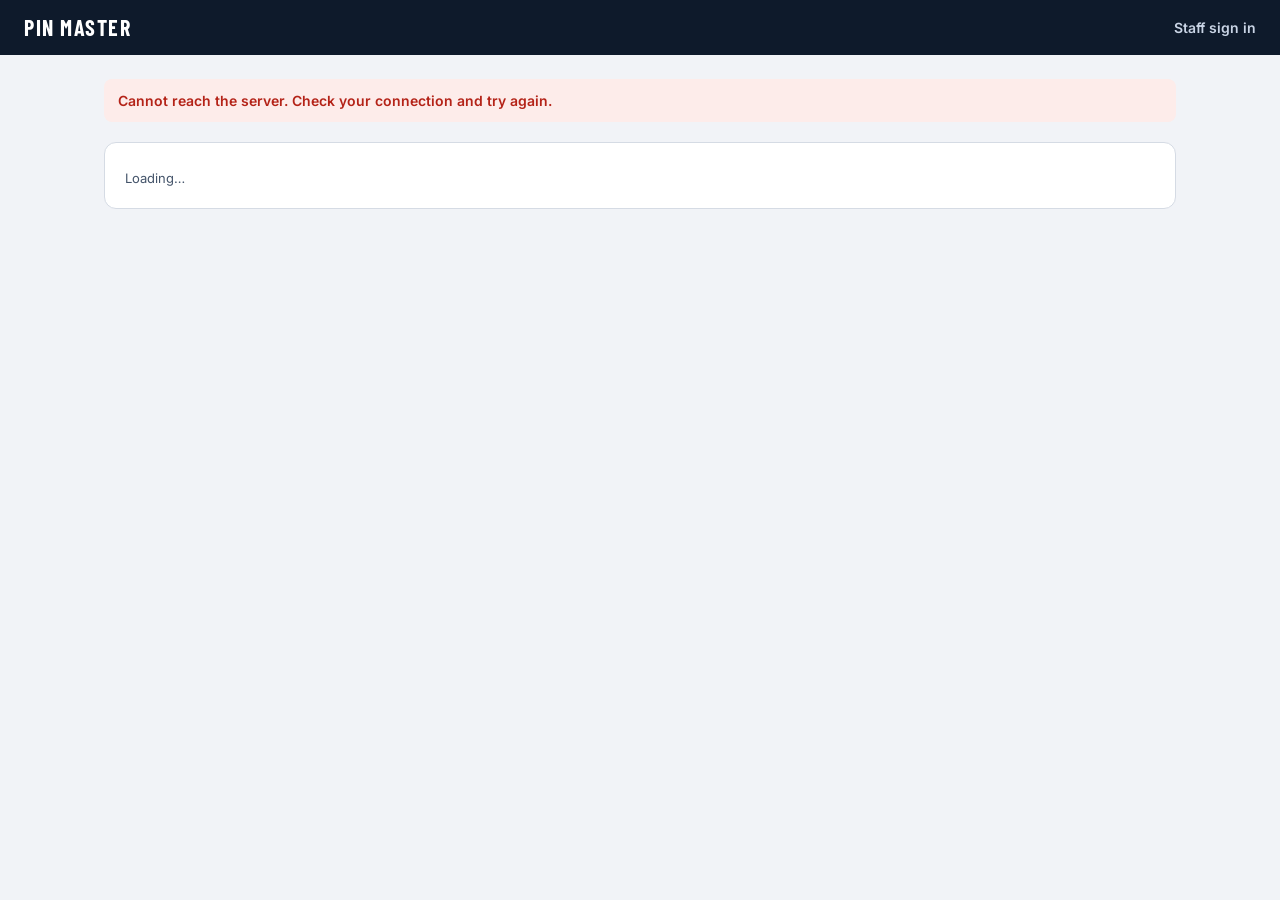
<file: public.html>
<!DOCTYPE html>
<html lang="en">
<head>
<meta charset="utf-8">
<meta name="viewport" content="width=device-width, initial-scale=1">
<title>Live results · Pin Master</title>
<link rel="preconnect" href="https://fonts.googleapis.com">
<link href="https://fonts.googleapis.com/css2?family=Barlow+Condensed:wght@600;700&family=Inter:wght@400;600;700&display=swap" rel="stylesheet">
<link rel="stylesheet" href="pm.css">
<style>
.lb-row{display:flex;flex-wrap:wrap;gap:8px 12px;align-items:center}
.lb-chip{border:1px solid var(--line);background:#fff;border-radius:999px;padding:8px 16px;font:600 14px Inter,sans-serif;cursor:pointer;min-height:44px}
.lb-chip[aria-pressed="true"]{background:#0B2A5B;color:#fff;border-color:#0B2A5B}
.lb-num{text-align:right;font-variant-numeric:tabular-nums}
.lb-rank,.lb-tot{font-family:'Barlow Condensed','Arial Narrow',sans-serif;font-weight:700;font-size:24px}
.lb-tot{text-align:right}
.lb-scroll{overflow-x:auto}
.lb-wait{background:#F6F8FB;border:1px dashed var(--line);border-radius:10px;padding:12px 14px;font-size:14px;color:var(--ink3)}
.pm-top a.sl{color:#C9D4E5;font-size:14px;font-weight:600;text-decoration:none}
.tl{display:block;text-decoration:none;color:inherit}
</style>
</head>
<body>
<header class="pm-top">
  <span class="pm-brand" style="font-size:22px">PIN MASTER</span>
  <span class="sp"></span>
  <a class="sl" href="login.html">Staff sign in</a>
</header>
<main class="pm-wrap">
  <div id="note" aria-live="polite"></div>
  <section class="pm-card" id="head" aria-busy="true"><p class="pm-help">Loading…</p></section>
  <div id="body"></div>
</main>
<script src="config.js"></script>
<script src="pm.js"></script>
<script>
(function () {
  var PM = window.PM, h = PM.h;
  var tid = PM.q('t'), D = null, cat = '', view = 'results', busy = false, timer = null;
  function err(e) { document.getElementById('note').replaceChildren(h('div', { class: 'pm-msg pm-msg--err', role: 'alert' }, (e && e.message) || 'Could not load.')); }
  function listT() {
    PM.api('public.tournaments').then(function (d) {
      var rows = d.rows || [];
      document.getElementById('head').setAttribute('aria-busy', 'false');
      document.getElementById('head').replaceChildren(h('h1', { class: 'pm-h', style: 'font-size:34px', text: 'Live results' }), h('p', { class: 'pm-help', text: 'Choose a tournament.' }));
      document.getElementById('body').replaceChildren.apply(document.getElementById('body'), rows.length ? rows.map(function (r) {
        return h('a', { class: 'pm-card tl', style: 'margin-bottom:12px', href: 'public.html?t=' + encodeURIComponent(r.tournament_id) },
          h('h2', { class: 'pm-h', style: 'font-size:24px', text: r.name }), h('p', { class: 'pm-help', style: 'margin:4px 0 0', text: [r.venue, r.start_date, PM.STATUS[r.status] || r.status].filter(Boolean).join(' · ') }));
      }) : [h('p', { class: 'pm-help', text: 'No tournaments to show yet.' })]);
    }, err);
  }
  function load(quiet) {
    busy = true; paint();
    PM.api('public.results', { tournament_id: tid }, { quiet: quiet === true }).then(function (d) {
      D = d; busy = false;
      document.getElementById('note').replaceChildren();
      if (!cat || !d.categories.some(function (c) { return c.category_id === cat; })) cat = d.categories.length ? d.categories[0].category_id : '';
      paint();
    }, function (e) { busy = false; err(e); paint(); });
  }
  function rk(x) { return x.rank ? String(x.rank) : '–'; }
  function board(bd) {
    var G = bd.games, ths = ['Rank', 'Lane', 'Name', 'Team'].concat(Array.apply(null, Array(G)).map(function (_, i) { return 'G' + (i + 1); }), ['Total', 'Avg', 'Gap']);
    return h('section', { class: 'pm-card' }, h('div', { class: 'lb-row' }, h('h2', { class: 'pm-h', style: 'font-size:26px', text: bd.event }),
      h('span', { class: 'pm-tag ' + (bd.entries && bd.complete === bd.entries ? 'pm-tag--ok' : 'pm-tag--warn'), text: bd.complete + ' of ' + bd.entries + ' finished' })),
      bd.rows.length ? h('div', { class: 'lb-scroll' }, h('table', { class: 'pm-tbl pb-evt' }, h('thead', null, h('tr', null, ths.map(function (t) { return h('th', { text: t }); }))),
        h('tbody', null, bd.rows.map(function (r) {
          return h('tr', null, h('td', { class: 'lb-rank', text: rk(r.off) }), h('td', { text: r.lane }), h('td', { text: r.name }), h('td', { text: r.team }),
            r.games.map(function (g) { return h('td', { class: 'lb-num', text: g == null ? '' : String(g) }); }),
            h('td', { class: 'lb-tot', text: String(r.off.total) }), h('td', { class: 'lb-num', text: r.avg.toFixed(1) }), h('td', { class: 'lb-num', text: r.off.rank > 1 ? '-' + r.off.gap : '' }));
        }))))
        : h('p', { class: 'pm-help', text: 'No official scores yet.' }));
  }
  function teams() {
    var ov = D.overall.filter(function (o) { return o.category_id === cat; })[0];
    var evs = D.events.filter(function (e) { return D.boards.some(function (b) { return b.category_id === cat && b.event_key === e.event_key; }); });
    var ths = ['Rank', 'Team'].concat(evs.map(function (e) { return e.name; }), ['Total pins']);
    return h('section', { class: 'pm-card' }, h('h2', { class: 'pm-h', style: 'font-size:26px', text: 'Team pin totals' }),
      ov && ov.teams.length ? h('div', { class: 'lb-scroll' }, h('table', { class: 'pm-tbl pb-team' }, h('thead', null, h('tr', null, ths.map(function (t) { return h('th', { text: t }); }))),
        h('tbody', null, ov.teams.map(function (t) {
          return h('tr', null, h('td', { class: 'lb-rank', text: rk(t.off) }), h('td', { text: t.team }),
            evs.map(function (e) { var v = t.by_event[e.event_key]; return h('td', { class: 'lb-num', text: v == null ? '' : String(v) }); }), h('td', { class: 'lb-tot', text: String(t.off.total) }));
        })))) : h('p', { class: 'pm-help', text: 'No official scores yet.' }));
  }
  function schedule() {
    var rows = D.schedule.filter(function (b) { return b.games > 0; });
    return h('section', { class: 'pm-card' }, h('h2', { class: 'pm-h', style: 'font-size:26px', text: 'Schedule' }),
      rows.length ? h('div', { class: 'lb-scroll' }, h('table', { class: 'pm-tbl pb-sched' }, h('thead', null, h('tr', null, ['Day', 'Time', 'Block', 'Category', 'Event', 'Lanes'].map(function (t) { return h('th', { text: t }); }))),
        h('tbody', null, rows.map(function (b) { return h('tr', null, h('td', { text: 'Day ' + b.day }), h('td', { text: b.start_time || '' }), h('td', { text: b.name || '' }), h('td', { text: b.category }), h('td', { text: b.event }), h('td', { text: b.lane_from + '-' + b.lane_to })); }))))
        : h('p', { class: 'pm-help', text: 'The schedule is not published yet.' }));
  }
  function chip(items, cur, fn, label) {
    return h('div', { class: 'lb-row', role: 'group', 'aria-label': label }, items.map(function (x) { return h('button', { class: 'lb-chip', type: 'button', 'aria-pressed': String(cur === x[0]), onClick: function () { fn(x[0]); paint(); } }, x[1]); }));
  }
  function labelCells() {
    Array.prototype.forEach.call(document.querySelectorAll('table.pm-tbl'), function (t) {
      var th = Array.prototype.map.call(t.querySelectorAll('thead th'), function (x) { return x.textContent; });
      Array.prototype.forEach.call(t.querySelectorAll('tbody tr'), function (tr) { Array.prototype.forEach.call(tr.children, function (td, i) { if (th[i]) td.setAttribute('data-l', th[i]); }); });
    });
  }
  function paint() {
    var head = document.getElementById('head'), body = document.getElementById('body');
    head.setAttribute('aria-busy', String(!D || busy));
    if (!D) return;
    var t = D.tournament;
    head.replaceChildren(h('div', { class: 'lb-row' }, h('h1', { class: 'pm-h', style: 'font-size:34px', text: t.name }), h('span', { class: 'pm-tag', text: PM.STATUS[t.status] || t.status }),
      h('button', { class: 'pm-btn pm-btn--sm', id: 'refresh', type: 'button', disabled: busy, onClick: load }, busy ? 'Refreshing…' : 'Refresh')),
      h('p', { class: 'pm-help', style: 'margin:6px 0 12px', text: [t.venue, t.start_date].filter(Boolean).join(' · ') + ' · updated ' + new Date(D.server_time).toLocaleTimeString() }),
      h('div', { style: 'display:flex;flex-direction:column;gap:10px' },
        D.categories.length ? chip(D.categories.map(function (c) { return [c.category_id, c.name]; }), cat, function (v) { cat = v; }, 'Category') : [],
        chip([['results', 'Results'], ['teams', 'Teams'], ['schedule', 'Schedule']], view, function (v) { view = v; }, 'View')));
    var kids = [h('p', { class: 'pm-help', style: 'margin:0', id: 'pbnote', text: 'Official results only: scores appear here once the tournament officials have locked them. The page refreshes by itself every minute.' })];
    if (view === 'schedule') kids.push(schedule());
    else if (view === 'teams') kids.push(teams());
    else { var bs = D.boards.filter(function (b) { return b.category_id === cat; }); if (!bs.length) kids.push(h('section', { class: 'pm-card' }, h('p', { class: 'pm-help', text: 'No events in this category yet.' }))); bs.forEach(function (b) { kids.push(board(b)); }); }
    body.replaceChildren.apply(body, kids.map(function (k) { return h('div', { style: 'margin-bottom:14px' }, k); }));
    labelCells();
  }
  if (!tid) { listT(); return; }
  load();
  timer = setInterval(function () { if (!busy && !document.hidden) load(true); }, 60000);
})();
</script>
</body>
</html>
</file>
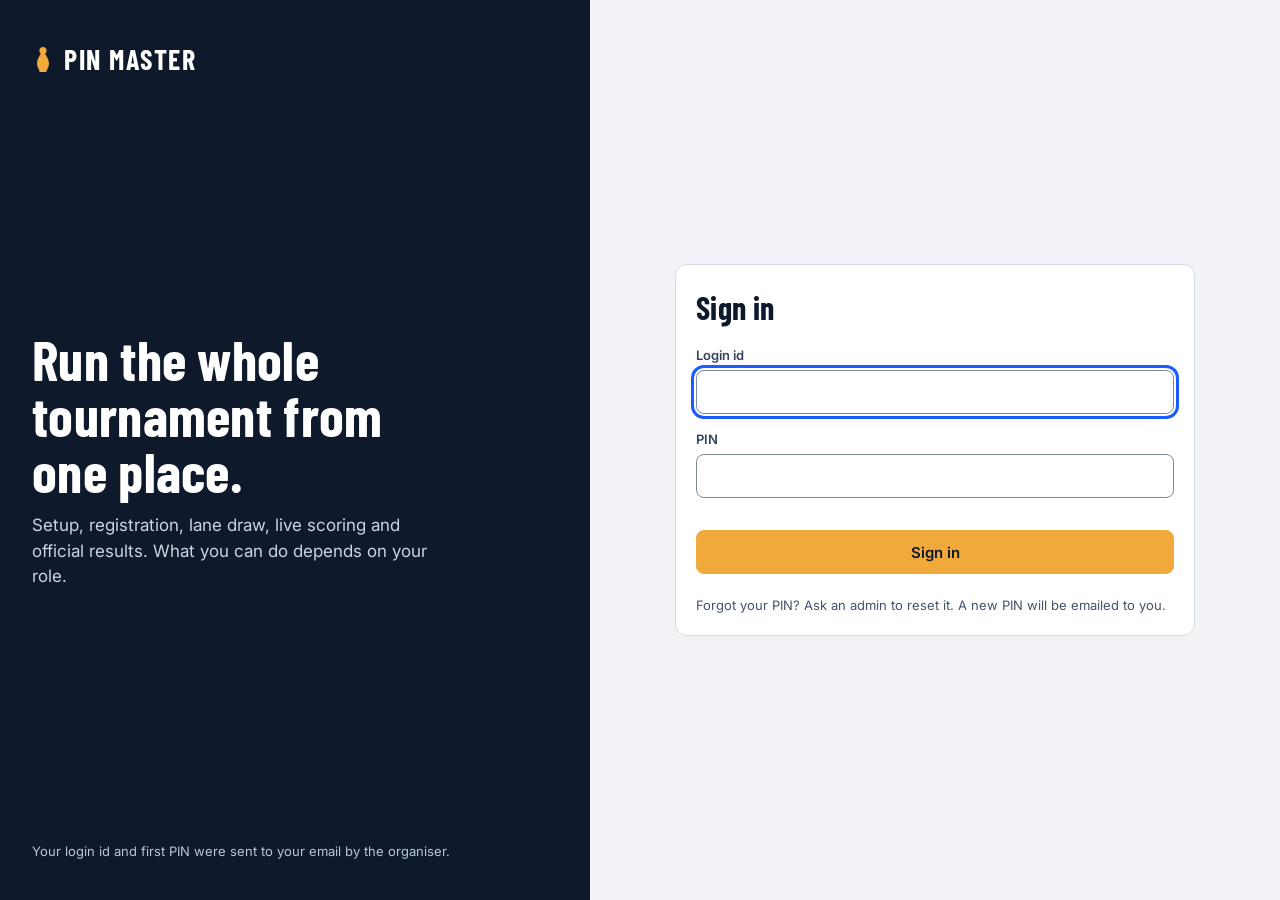
<file: reports.html>
<!DOCTYPE html>
<html lang="en">
<head>
<meta charset="utf-8">
<meta name="viewport" content="width=device-width, initial-scale=1">
<title>Reports · Pin Master</title>
<link rel="preconnect" href="https://fonts.googleapis.com">
<link href="https://fonts.googleapis.com/css2?family=Barlow+Condensed:wght@600;700&family=Inter:wght@400;600;700&display=swap" rel="stylesheet">
<link rel="stylesheet" href="pm.css">
<style>
.lb-nav{display:flex;flex-wrap:wrap;gap:8px 16px;align-items:center}
.lb-nav a{color:#C9D4E5;text-decoration:none;font-size:14px;font-weight:600}
.lb-row{display:flex;flex-wrap:wrap;gap:8px 12px;align-items:center}
.lb-chip{border:1px solid var(--line);background:#fff;border-radius:999px;padding:8px 16px;font:600 14px Inter,sans-serif;cursor:pointer;min-height:44px}
.lb-chip[aria-pressed="true"]{background:#0B2A5B;color:#fff;border-color:#0B2A5B}
.lb-num{text-align:right;font-variant-numeric:tabular-nums}
.lb-rank,.lb-tot{font-family:'Barlow Condensed','Arial Narrow',sans-serif;font-weight:700;font-size:24px}
.lb-tot{text-align:right}
.lb-wait{background:#F6F8FB;border:1px dashed var(--line);border-radius:10px;padding:12px 14px;font-size:14px;color:var(--ink3)}
.lb-scroll{overflow-x:auto}
.rp-print{display:none}
@media print{
  body{background:#fff}
  .pm-top,#note,#ctl,.lb-wait,.noprint{display:none!important}
  .pm-wrap{max-width:none;padding:0}
  .pm-card{box-shadow:none;border:0;padding:0;break-inside:avoid;page-break-inside:avoid;margin-bottom:18px}
  .rp-print{display:block}
  .rp-sign{display:flex;gap:40px;margin-top:40px}
  .rp-sign div{flex:1;border-top:1px solid #000;padding-top:4px;font-size:12px}
  .lb-scroll{overflow:visible}
  .pm-tbl{font-size:11px}
  .pm-tbl thead{display:table-header-group!important}
}
</style>
</head>
<body>
<header class="pm-top">
  <span class="pm-brand" style="font-size:22px">PIN MASTER</span>
  <nav class="lb-nav" aria-label="Breadcrumb"><a id="dashl" href="tournament.html">&larr; Dashboard</a></nav>
  <span class="sp"></span>
  <span id="who" style="font-size:14px;color:#C9D4E5"></span>
  <button class="pm-btn" id="out" type="button">Sign out</button>
</header>
<main class="pm-wrap">
  <div id="note" aria-live="polite"></div>
  <section class="pm-card" id="head" aria-busy="true"><p class="pm-help">Loading the reports…</p></section>
  <div id="body"></div>
</main>
<script src="config.js"></script>
<script src="pm.js"></script>
<script>
(function () {
  var PM = window.PM, h = PM.h;
  var sess = PM.getSession();
  if (!sess || !sess.user) { PM.goLogin(); return; }
  var user = sess.user;
  if (user.role !== 'admin') { location.replace('tournament.html'); return; }
  var tid = PM.q('t') || PM.pref('tid') || '';
  if (!tid) { location.replace('hub.html'); return; }
  PM.pref('tid', tid);
  document.getElementById('who').textContent = user.display_name || user.login_id;
  document.getElementById('dashl').href = PM.link('tournament.html', tid);
  document.getElementById('out').addEventListener('click', function () { PM.api('auth.logout').catch(function () {}).then(function () { PM.setSession(null); PM.goLogin(); }); });
  var D = null, cat = '', busy = false;

  function load() {
    busy = true; paint();
    PM.api('results.load', { tournament_id: tid }).then(function (d) {
      D = d; busy = false;
      if (!cat || !d.categories.some(function (c) { return c.category_id === cat; })) cat = d.categories.length ? d.categories[0].category_id : '';
      paint();
    }, function (e) {
      busy = false;
      if (e && (e.code === 'auth' || e.code === 'must_change_pin')) { PM.goLogin(true); return; }
      document.getElementById('note').replaceChildren(h('div', { class: 'pm-msg pm-msg--err', role: 'alert' }, (e && e.message) || 'Could not load.'));
      paint();
    });
  }
  function rk(x) { return x.rank ? String(x.rank) : '–'; }
  function avg(x) { return x.played ? (Math.round(x.total / x.played * 10) / 10).toFixed(1) : ''; }
  function done(r) { return r.games.length > 0 && r.off.played === r.games.length; }
  function catBoards(c) { return D.boards.filter(function (b) { return b.category_id === c; }); }
  function counts(bd) { var n = bd.rows.length, d = bd.rows.filter(done).length; return { n: n, d: d }; }
  function catName(c) { var x = D.categories.filter(function (k) { return k.category_id === c; })[0]; return x ? x.name : ''; }

  // CSV (Excel opens it). Cells starting with = + - @ get a leading apostrophe so they are never read as formulas.
  function cell(v) {
    var s = v == null ? '' : String(v);
    if (/^[=+\-@\t\r]/.test(s) && isNaN(Number(s))) s = "'" + s;
    return /[",\n\r]/.test(s) ? '"' + s.replace(/"/g, '""') + '"' : s;
  }
  function csvFor(cats) {
    var out = [];
    out.push(['Official results (locked scores only)'].map(cell).join(','));
    out.push([D.tournament.name, D.tournament.venue || ''].map(cell).join(','));
    cats.forEach(function (c) {
      catBoards(c).forEach(function (bd) {
        var G = bd.games, k = counts(bd);
        out.push('');
        out.push([catName(c) + ' - ' + bd.event, k.d + ' of ' + k.n + ' complete'].map(cell).join(','));
        out.push(['Rank', 'Lane', 'Name', 'Team'].concat(Array.apply(null, Array(G)).map(function (_, i) { return 'G' + (i + 1); }), ['Total', 'Avg', 'Gap', 'Status']).map(cell).join(','));
        bd.rows.forEach(function (r) {
          var x = r.off;
          out.push([rk(x), r.lane, r.name || ('Team ' + r.entry_no), r.team].concat(r.games.map(function (g) { return g.locked && g.pins != null ? g.pins : ''; }), [x.played ? x.total : '', avg(x), x.played && x.rank > 1 ? '-' + x.gap : '', done(r) ? 'Official' : (x.played ? x.played + ' of ' + G + ' locked' : 'No locked score')]).map(cell).join(','));
        });
      });
      var ov = D.overall.filter(function (o) { return o.category_id === c; })[0];
      if (ov && ov.teams.length) {
        var evs = D.events.filter(function (e) { return catBoards(c).some(function (b) { return b.event_key === e.event_key; }); });
        out.push('');
        out.push([catName(c) + ' - Team pin totals'].map(cell).join(','));
        out.push(['Rank', 'Team'].concat(evs.map(function (e) { return e.name; }), ['Total pins']).map(cell).join(','));
        ov.teams.forEach(function (t) {
          out.push([rk(t.off), t.team].concat(evs.map(function (e) { var v = t.by_event[e.event_key]; return v ? v.off : ''; }), [t.off.played ? t.off.total : '']).map(cell).join(','));
        });
      }
    });
    return '﻿' + out.join('\r\n') + '\r\n';
  }
  function download(name, text) {
    var a = h('a', { href: URL.createObjectURL(new Blob([text], { type: 'text/csv;charset=utf-8' })), download: name });
    document.body.appendChild(a); a.click();
    setTimeout(function () { URL.revokeObjectURL(a.href); a.remove(); }, 500);
  }
  function fname(suffix) { return (D.tournament.name || 'tournament').replace(/[^A-Za-z0-9]+/g, '_').replace(/^_|_$/g, '') + '_' + suffix + '.csv'; }

  function board(bd) {
    var G = bd.games, k = counts(bd);
    var ths = ['Rank', 'Lane', 'Name', 'Team'].concat(Array.apply(null, Array(G)).map(function (_, i) { return 'G' + (i + 1); }), ['Total', 'Avg', 'Gap', 'Status']);
    var trs = bd.rows.map(function (r) {
      var x = r.off;
      return h('tr', null, h('td', { class: 'lb-rank', text: rk(x) }), h('td', { text: r.lane }), h('td', { text: r.name || ('Team ' + r.entry_no) }), h('td', { text: r.team }),
        r.games.map(function (g) { return h('td', { class: 'lb-num', text: g.locked && g.pins != null ? String(g.pins) : '' }); }),
        h('td', { class: 'lb-tot', text: x.played ? String(x.total) : '' }), h('td', { class: 'lb-num', text: avg(x) }),
        h('td', { class: 'lb-num', text: x.played && x.rank > 1 ? '-' + x.gap : '' }),
        h('td', null, done(r) ? h('span', { class: 'pm-tag pm-tag--ok', text: 'Official' }) : h('span', { class: 'pm-tag pm-tag--warn', text: x.played ? x.played + ' of ' + G + ' locked' : 'Not locked' })));
    });
    return h('section', { class: 'pm-card' }, h('div', { class: 'lb-row' }, h('h2', { class: 'pm-h', style: 'font-size:26px', text: bd.event }),
      h('span', { class: 'pm-tag ' + (k.n && k.d === k.n ? 'pm-tag--ok' : 'pm-tag--warn'), text: k.d + ' of ' + k.n + ' complete' })),
      bd.rows.length ? h('div', { class: 'lb-scroll' }, h('table', { class: 'pm-tbl rp-evt' }, h('thead', null, h('tr', null, ths.map(function (t) { return h('th', { text: t }); }))), h('tbody', null, trs)))
        : h('p', { class: 'pm-help', text: 'No lanes drawn for this event yet.' }));
  }
  function teams(c) {
    var ov = D.overall.filter(function (o) { return o.category_id === c; })[0];
    var evs = D.events.filter(function (e) { return catBoards(c).some(function (b) { return b.event_key === e.event_key; }); });
    var ths = ['Rank', 'Team'].concat(evs.map(function (e) { return e.name; }), ['Total pins']);
    if (!ov || !ov.teams.length) return null;
    return h('section', { class: 'pm-card' }, h('h2', { class: 'pm-h', style: 'font-size:26px', text: 'Team pin totals' }),
      h('div', { class: 'lb-scroll' }, h('table', { class: 'pm-tbl rp-team' }, h('thead', null, h('tr', null, ths.map(function (t) { return h('th', { text: t }); }))),
        h('tbody', null, ov.teams.map(function (t) {
          return h('tr', null, h('td', { class: 'lb-rank', text: rk(t.off) }), h('td', { text: t.team }),
            evs.map(function (e) { var v = t.by_event[e.event_key]; return h('td', { class: 'lb-num', text: v ? String(v.off) : '' }); }),
            h('td', { class: 'lb-tot', text: t.off.played ? String(t.off.total) : '' }));
        })))));
  }
  function labelCells() {
    Array.prototype.forEach.call(document.querySelectorAll('table.pm-tbl'), function (t) {
      var th = Array.prototype.map.call(t.querySelectorAll('thead th'), function (x) { return x.textContent; });
      Array.prototype.forEach.call(t.querySelectorAll('tbody tr'), function (tr) { Array.prototype.forEach.call(tr.children, function (td, i) { if (th[i]) td.setAttribute('data-l', th[i]); }); });
    });
  }
  function paint() {
    var head = document.getElementById('head'), body = document.getElementById('body');
    head.setAttribute('aria-busy', String(!D || busy));
    if (!D) return;
    var t = D.tournament, bs = catBoards(cat);
    var all = D.boards.reduce(function (a, b) { var k = counts(b); return [a[0] + k.d, a[1] + k.n]; }, [0, 0]);
    head.replaceChildren(h('div', { class: 'lb-row', id: 'ctl' }, h('h1', { class: 'pm-h', style: 'font-size:34px', text: 'Reports' }), h('span', { class: 'pm-tag', text: PM.STATUS[t.status] || t.status }),
      h('button', { class: 'pm-btn pm-btn--sm', id: 'refresh', type: 'button', disabled: busy, onClick: load }, busy ? 'Refreshing…' : 'Refresh')),
      h('p', { class: 'pm-help', style: 'margin:6px 0 12px', text: t.name + (t.venue ? ' · ' + t.venue : '') + ' · ' + all[0] + ' of ' + all[1] + ' entries fully locked' }),
      D.categories.length ? h('div', { class: 'lb-row noprint', style: 'flex-direction:column;align-items:flex-start;gap:10px' },
        h('div', { class: 'lb-row', role: 'group', 'aria-label': 'Category' }, D.categories.map(function (c) {
          return h('button', { class: 'lb-chip', type: 'button', 'aria-pressed': String(cat === c.category_id), onClick: function () { cat = c.category_id; paint(); } }, c.name);
        })),
        h('div', { class: 'lb-row' },
          h('button', { class: 'pm-btn', id: 'print', type: 'button', onClick: function () { window.print(); } }, 'Print sheet'),
          h('a', { class: 'pm-btn', id: 'offl', href: PM.link('official.html', tid) }, 'Official result sheets (for signing)'),
          h('button', { class: 'pm-btn', id: 'csvcat', type: 'button', onClick: function () { download(fname(catName(cat).replace(/[^A-Za-z0-9]+/g, '_')), csvFor([cat])); } }, 'Download this category (Excel)'),
          h('button', { class: 'pm-btn', id: 'csvall', type: 'button', onClick: function () { download(fname('all'), csvFor(D.categories.map(function (c) { return c.category_id; }))); } }, 'Download all categories (Excel)'))) : h('p', { class: 'pm-help', text: 'No categories set up yet.' }));
    var kids = [];
    kids.push(h('div', { class: 'rp-print' }, h('h1', { style: 'margin:0', text: t.name }), h('p', { style: 'margin:2px 0', text: (t.venue || '') }),
      h('p', { style: 'margin:2px 0;font-weight:700', text: 'Official results: ' + catName(cat) + ' (locked scores only)' }),
      h('p', { style: 'margin:2px 0;font-size:12px', text: 'Printed ' + new Date().toLocaleString() })));
    kids.push(h('p', { class: 'pm-help noprint', style: 'margin:0', id: 'rpnote', text: 'Only locked scores are shown. They are the official results. An entry is Official once every game of the event is locked.' }));
    if (!bs.length) kids.push(h('section', { class: 'pm-card' }, h('p', { class: 'pm-help', text: 'No events with lanes drawn in this category yet.' })));
    else { bs.forEach(function (b) { kids.push(board(b)); }); var tm = teams(cat); if (tm) kids.push(tm); }
    kids.push(h('div', { class: 'rp-print rp-sign' }, h('div', { text: 'Chief marshal' }), h('div', { text: 'Tournament director' })));
    kids.push(h('div', { class: 'lb-wait', id: 'rpwait', text: 'Waiting for the rule sheet: handicap, tie-breaks, points, medals, stepladder, carry-over, Masters and All Events. Places here are plain pin totals; equal totals share a place.' }));
    body.replaceChildren.apply(body, kids.map(function (k) { return h('div', { style: 'margin-bottom:14px' }, k); }));
    labelCells();
  }
  load();
})();
</script>
</body>
</html>
</file>
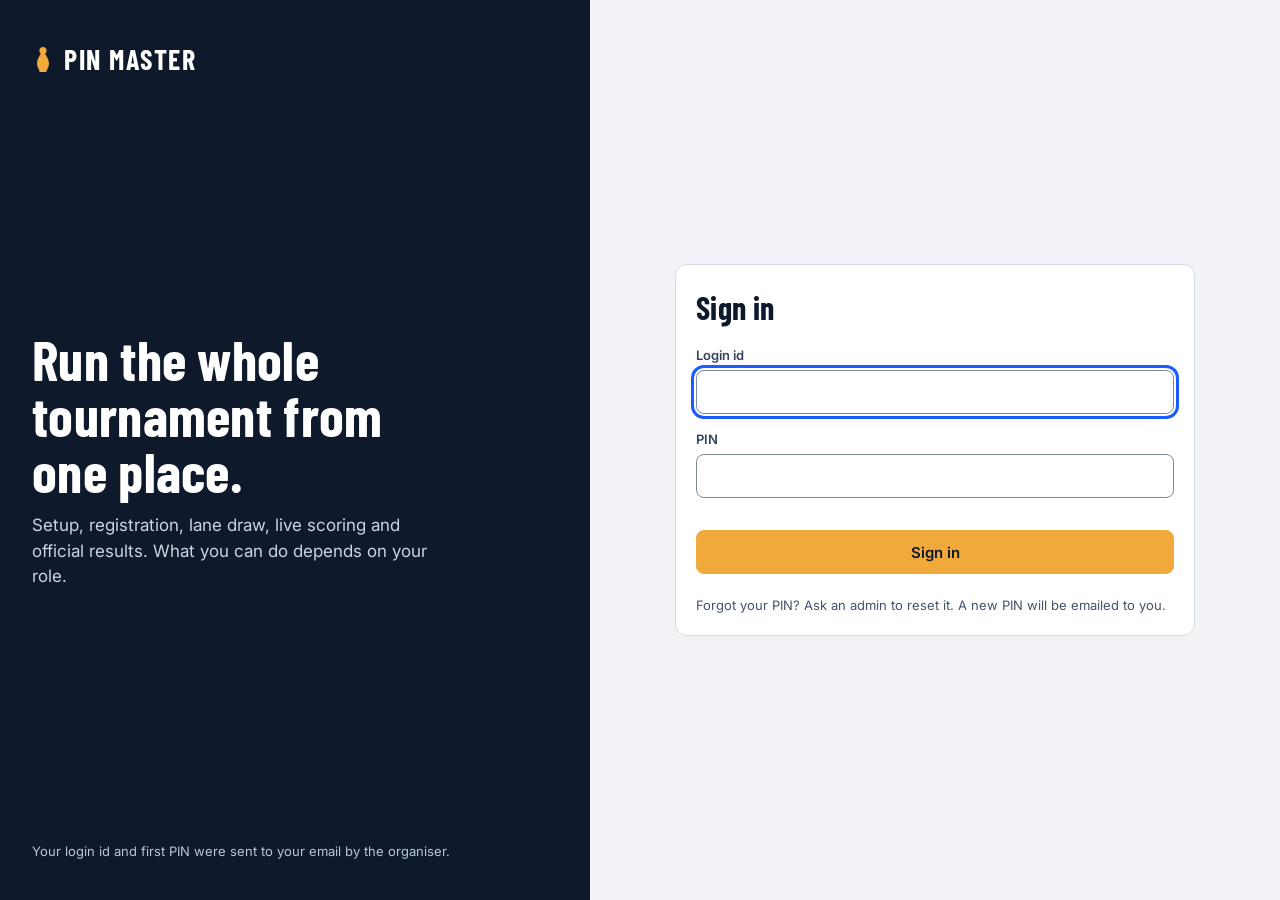
<file: scores.html>
<!DOCTYPE html>
<html lang="en">
<head>
<meta charset="utf-8">
<meta name="viewport" content="width=device-width, initial-scale=1">
<title>Score Entry · Pin Master</title>
<link rel="preconnect" href="https://fonts.googleapis.com">
<link href="https://fonts.googleapis.com/css2?family=Barlow+Condensed:wght@600;700&family=Inter:wght@400;600;700&display=swap" rel="stylesheet">
<link rel="stylesheet" href="pm.css">
<style>
.sc-nav a{color:#C9D4E5;text-decoration:none;font-size:14px;font-weight:600}
.sc-nav a:hover{color:#fff;text-decoration:underline}
.sc-row{display:flex;flex-wrap:wrap;gap:8px 12px;align-items:center}
.sc-tabs{display:flex;gap:4px;border-bottom:1px solid var(--line)}
.sc-tab{height:44px;padding:0 16px;border:0;border-bottom:3px solid transparent;background:none;font:inherit;font-weight:600;font-size:15px;color:var(--ink3);cursor:pointer}
.sc-tab[aria-current=page]{color:var(--navy);border-bottom-color:#F2A93B}
.sc-lane{font-family:'Barlow Condensed','Arial Narrow',sans-serif;font-weight:700;font-size:22px;white-space:nowrap}
.sc-in{width:84px;height:44px;text-align:center;font:700 20px 'Barlow Condensed','Arial Narrow',sans-serif;border:1px solid var(--field);border-radius:8px}
.sc-in[aria-invalid=true]{border-color:#B42318;background:#FDECEA}
.sc-in:disabled{background:#F1F4F8;color:var(--ink2)}
.sc-sum{font-size:14px;color:var(--ink2)}
.sc-off{background:#FFF3D6;border:1px solid #E7C16A;border-radius:10px;padding:10px 14px;font-size:14px;font-weight:600}
.sc-note{font-size:13px;color:var(--warn);font-weight:600}
.sc-num{text-align:right;font-variant-numeric:tabular-nums}
</style>
</head>
<body>
<header class="pm-top">
  <svg width="18" height="23" viewBox="0 0 22 28" aria-hidden="true"><circle cx="11" cy="14" r="9" fill="#F2A93B"/></svg>
  <span class="pm-brand" style="font-size:22px">PIN MASTER</span>
  <nav class="sc-nav" aria-label="Breadcrumb"><a id="dashl" href="tournament.html">&larr; Dashboard</a></nav>
  <span class="sp"></span>
  <span id="who" style="font-size:14px;color:#C9D4E5"></span>
  <button class="pm-btn" id="out" type="button">Sign out</button>
</header>
<main class="pm-wrap">
  <div id="msg" aria-live="polite"></div>
  <div id="off"></div>
  <section class="pm-card" id="main" aria-busy="true"><p class="pm-help">Loading scores…</p></section>
</main>
<script src="config.js"></script>
<script src="pm.js"></script>
<script>
(function () {
  var PM = window.PM, h = PM.h;
  var sess = PM.getSession();
  if (!sess || !sess.user) { PM.goLogin(); return; }
  var user = sess.user, admin = user.role === 'admin';
  if (!admin && user.role !== 'marshal') { location.replace(PM.home(user)); return; }
  var tid = admin ? (PM.q('t') || PM.pref('tid') || '') : (user.tournament_id || '');
  if (!tid) { location.replace(admin ? 'hub.html' : 'login.html'); return; }
  if (admin) PM.pref('tid', tid);
  document.getElementById('who').textContent = user.display_name || user.login_id;
  document.getElementById('dashl').href = PM.link('tournament.html', tid);
  document.getElementById('out').addEventListener('click', function () { PM.api('auth.logout').catch(function () {}).then(function () { PM.setSession(null); location.replace('login.html'); }); });

  var D = null, tab = 'score', blockId = '', game = 1, find = '', busy = false, MSG = null, offline = false, flushing = false;
  var drafts = {}, queue = [], bad = {};
  var QK = 'pm.sq.' + tid;
  try { queue = JSON.parse(localStorage.getItem(QK) || '[]') || []; } catch (e) { queue = []; }
  function saveQueue() { try { localStorage.setItem(QK, JSON.stringify(queue)); } catch (e) {} }

  function authFail(e) { if (e && (e.code === 'auth' || e.code === 'must_change_pin')) { PM.goLogin(true); return true; } return false; }
  function say(t, k) { MSG = t ? { t: t, k: k || 'ok' } : null; }
  function key(b, g, r) { return b + '|' + g + '|' + r.entry_id + '|' + r.athlete_id; }
  function valid(v) { return /^\d{1,3}$/.test(v) && +v <= 300; }

  var byKey = {};
  function index() { byKey = {}; D.scores.forEach(function (s) { byKey[s.block_id + '|' + s.game_no + '|' + s.entry_id + '|' + s.athlete_id] = s; }); }
  function curBlock() { return D.blocks.filter(function (b) { return b.block_id === blockId; })[0] || D.blocks[0]; }
  function isQueued(k) { return queue.some(function (q) { return key(q.block_id, q.game_no, q) === k; }); }

  // Rows of one block: one per bowler, or one per team for Baker.
  function rowsOf(b) {
    var out = [];
    b.lots.forEach(function (l) {
      if (l.orphan) return;
      if (b.baker) out.push({ entry_id: l.entry_id, athlete_id: '', lane: l.label, ls: l.lane_start, id: 'Team ' + l.entry_no, name: l.members.map(function (m) { return m.name; }).join(' & '), team: l.team, sub: '' });
      else l.members.forEach(function (m) { out.push({ entry_id: l.entry_id, athlete_id: m.athlete_id, lane: l.label, ls: l.lane_start, id: m.code, name: m.name, team: l.team }); });
    });
    return out.sort(function (a, c) { return (a.ls - c.ls) || String(a.lane).localeCompare(String(c.lane)) || a.name.localeCompare(c.name); });
  }
  function status(b, g, r) {
    var k = key(b.block_id, g, r), rec = byKey[k], d = drafts[k];
    if (rec && rec.state === 'locked') return 'locked';
    if (isQueued(k)) return 'queued';
    if (d !== undefined && d !== String(rec ? rec.pins : '')) return 'draft';
    return rec ? rec.state : 'empty';
  }
  var ST = { empty: ['No score', ''], draft: ['Not sent', 'pm-tag--warn'], queued: ['Waiting for signal', 'pm-tag--warn'], entered: ['Submitted', ''], returned: ['Sent back', 'pm-tag--off'], locked: ['Locked', 'pm-tag--ok'] };
  function tag(s) { return h('span', { class: 'pm-tag' + (ST[s][1] ? ' ' + ST[s][1] : ''), text: ST[s][0] }); }
  function canEdit(s) {
    if (s === 'locked' || s === 'queued') return false;
    if (admin) return true;
    return D.tournament.status === 'live' && (s === 'empty' || s === 'draft' || s === 'returned');
  }

  // ---------- server ----------
  function load(quiet) {
    return PM.api('scores.load', { tournament_id: tid }, { quiet: !!D }).then(function (d) {
      D = d; index(); document.title = (d.tournament.name || 'Tournament') + ' · Score Entry';
      if (!blockId || !D.blocks.some(function (b) { return b.block_id === blockId; })) { blockId = D.blocks.length ? D.blocks[0].block_id : ''; game = 1; }
      offline = false; paint();
    }).catch(function (e) {
      if (authFail(e)) return;
      if (e && e.code === 'network') { offline = true; paint(); return; }
      if (!quiet) { say((e && e.message) || 'Could not load scores.', 'err'); paint(); }
    });
  }
  function flush() {
    if (flushing || !queue.length) return Promise.resolve();
    flushing = true;
    var batch = queue.slice(0, 50);
    return PM.api('scores.save', { tournament_id: tid, rows: batch }, { quiet: true }).then(function (r) {
      var errs = [];
      r.results.forEach(function (x, i) { if (x.status === 'error') errs.push(batch[i].lane_label + ': ' + x.error); });
      queue = queue.slice(batch.length); saveQueue(); flushing = false; offline = false;
      batch.forEach(function (q) { delete drafts[key(q.block_id, q.game_no, q)]; });
      say(errs.length ? 'Some scores were not accepted: ' + errs.slice(0, 4).join('; ') : (batch.length + (batch.length === 1 ? ' score was' : ' scores were') + ' sent to the Admin. They are unofficial until locked.'), errs.length ? 'warn' : 'ok');
      return queue.length ? flush() : load();
    }).catch(function (e) {
      flushing = false;
      if (authFail(e)) return;
      if (e && e.code === 'network') { offline = true; paint(); return; }
      queue = queue.slice(batch.length); saveQueue();   // the server refused these rows: do not retry forever
      say((e && e.message) || 'Scores were not accepted.', 'err'); load();
    });
  }
  function submit(b, g) {
    var rows = rowsOf(b), add = [], badKeys = {};
    rows.forEach(function (r) {
      var k = key(b.block_id, g, r), d = drafts[k];
      if (d === undefined || status(b, g, r) !== 'draft') return;
      if (!valid(d)) { badKeys[k] = true; return; }
      add.push({ block_id: b.block_id, game_no: g, event_key: b.event_key, entry_id: r.entry_id, athlete_id: r.athlete_id, lane_label: r.lane, pins: +d });
    });
    bad = badKeys;
    if (Object.keys(badKeys).length) { say('Fix the red scores first. Use a whole number from 0 to 300.', 'err'); paint(); return; }
    if (!add.length) { say('Nothing new to send.', 'warn'); paint(); return; }
    queue = queue.concat(add); saveQueue(); say(''); paint(); flush();
  }
  function review(op, params, okText) {
    if (busy) return;
    busy = true; say('');
    PM.api('scores.review', Object.assign({ tournament_id: tid, op: op }, params)).then(function (r) {
      busy = false; say(r.changed ? okText(r) : 'Nothing to change.', r.changed ? 'ok' : 'warn'); return load();
    }).catch(function (e) { busy = false; if (authFail(e)) return; say((e && e.message) || 'Could not save.', 'err'); paint(); });
  }
  function ask(title, text, okLabel, needReason) {
    return new Promise(function (resolve) {
      var dlg = h('dialog', { 'aria-labelledby': 'dlg-t' });
      var inp = needReason ? h('input', { class: 'pm-in', id: 'dlg-r', type: 'text', maxlength: '120', autocomplete: 'off', placeholder: 'For example: scorer typed the wrong lane' }) : null;
      var err = h('p', { style: 'font-size:14px;font-weight:600;color:#B42318', hidden: true, role: 'alert', text: 'A reason is required.' });
      var done = function (v) { dlg.close(); dlg.remove(); resolve(v); };
      dlg.append(h('div', { class: 'dlg' }, h('h2', { class: 'pm-h', id: 'dlg-t', style: 'font-size:26px', text: title }), h('p', { style: 'font-size:15px;color:#33445C', text: text }),
        needReason ? h('div', null, h('label', { class: 'pm-lbl', for: 'dlg-r', text: 'Reason (required, goes in the audit trail)' }), inp, err) : null,
        h('div', { class: 'dlg-act' }, h('button', { class: 'pm-btn', type: 'button', onClick: function () { done(null); } }, 'Cancel'),
          h('button', { class: 'pm-btn pm-btn--pri', type: 'button', onClick: function () { var v = inp ? inp.value.trim() : ''; if (needReason && v.length < 3) { err.hidden = false; inp.focus(); return; } done(v); } }, okLabel))));
      dlg.addEventListener('cancel', function (e) { e.preventDefault(); done(null); });
      document.body.append(dlg); dlg.showModal(); if (inp) inp.focus();
    });
  }

  // ---------- views ----------
  function chips(items, cur, pick, label) {
    return h('div', { class: 'sc-row', role: 'group', 'aria-label': label }, items.map(function (x) {
      return h('button', { class: 'pm-chip', type: 'button', 'aria-pressed': x.id === cur ? 'true' : 'false', onClick: function () { pick(x.id); } }, x.label);
    }));
  }
  function scoreView(b) {
    var out = [];
    if (b.event_key === 'a' || b.event_key === 'm') return [h('p', { class: 'pm-help', text: b.event_key === 'm' ? 'Masters opens after All Events is ranked. Qualifiers and lanes appear here then.' : 'All Events scores come from the Singles, Doubles and team blocks. Nothing is entered here.' })];
    var rows = rowsOf(b);
    if (!rows.length) return [h('p', { class: 'pm-help', text: b.state === 'not_drawn' ? 'Lanes are not drawn for this block yet. The Admin does this in Squads & Lanes.' : 'No bowlers in this block.' })];
    var G = b.games, g = Math.min(game, G);
    out.push(chips(Array.apply(null, Array(G)).map(function (_, i) { return { id: i + 1, label: 'Game ' + (i + 1) }; }), g, function (v) { game = v; paint(); }, 'Game'));
    var cnt = { empty: 0, draft: 0, queued: 0, entered: 0, returned: 0, locked: 0 };
    rows.forEach(function (r) { cnt[status(b, g, r)]++; });
    var nDraft = cnt.draft;
    out.push(h('div', { class: 'sc-row' },
      h('span', { class: 'sc-sum', text: rows.length + ' rows · ' + cnt.locked + ' locked · ' + cnt.entered + ' submitted · ' + cnt.returned + ' sent back · ' + (cnt.empty + cnt.draft) + ' to do' }),
      h('span', { style: 'flex:1' }),
      h('label', { class: 'pm-lbl', for: 'find', style: 'margin:0', text: 'Find a player' }),
      h('input', { class: 'pm-in', id: 'find', type: 'search', value: find, style: 'width:200px', autocomplete: 'off', onInput: function (e) { find = e.target.value; paintRows(); } }),
      h('button', { class: 'pm-btn pm-btn--pri', type: 'button', id: 'submit', disabled: !nDraft, onClick: function () { submit(b, g); } }, 'Submit game' + (nDraft ? ' (' + nDraft + ')' : '')),
      admin ? h('button', { class: 'pm-btn', type: 'button', id: 'lockg', disabled: !cnt.entered, onClick: function () {
        ask('Lock Game ' + g + '?', cnt.entered + ' submitted scores in ' + b.name + ' become official.', 'Lock game', false).then(function (v) { if (v !== null) review('lock', { block_id: b.block_id, game_no: g }, function (r) { return r.changed + ' scores locked as official.'; }); });
      } }, 'Lock game') : null,
      admin ? h('button', { class: 'pm-btn', type: 'button', id: 'locka', disabled: !D.scores.some(function (s) { return s.block_id === b.block_id && s.state === 'entered'; }), onClick: function () {
        ask('Lock every game in ' + b.name + '?', 'All submitted scores in this block become official.', 'Lock all games', false).then(function (v) { if (v !== null) review('lock', { block_id: b.block_id }, function (r) { return r.changed + ' scores locked as official.'; }); });
      } }, 'Lock all games') : null));
    if (D.tournament.status !== 'live' && !admin) out.push(h('p', { class: 'sc-off', text: 'Scores can be entered while the tournament is Live. It is ' + (PM.STATUS[D.tournament.status] || D.tournament.status) + ' now.' }));
    out.push(h('div', { id: 'rows' }));
    return out;
  }
  function paintRows() {
    var box = document.getElementById('rows'); if (!box) return;
    var b = curBlock(), g = Math.min(game, b.games), q = find.trim().toLowerCase();
    var rows = rowsOf(b).filter(function (r) { return !q || (r.name + ' ' + r.id + ' ' + r.team + ' ' + r.lane).toLowerCase().indexOf(q) >= 0; });
    if (!rows.length) { box.replaceChildren(h('p', { class: 'pm-help', text: 'No player matches that search in this block.' })); return; }
    var inputs = [];
    var trs = rows.map(function (r) {
      var k = key(b.block_id, g, r), rec = byKey[k], s = status(b, g, r), v = drafts[k] !== undefined ? drafts[k] : (rec ? String(rec.pins) : '');
      var stTd = h('td', { 'data-l': 'Status' });
      var inp = h('input', { class: 'sc-in', type: 'text', inputmode: 'numeric', maxlength: '3', value: v, disabled: !canEdit(s), 'aria-label': 'Score for ' + r.name + ', game ' + g, 'aria-invalid': bad[k] ? 'true' : 'false',
        onInput: function (e) { drafts[k] = e.target.value.trim(); delete bad[k]; e.target.setAttribute('aria-invalid', 'false'); stTd.replaceChildren(tag(status(b, g, r))); var sb = document.getElementById('submit'); if (sb) { var n = rowsOf(b).filter(function (x) { return status(b, g, x) === 'draft'; }).length; sb.disabled = !n; sb.textContent = 'Submit game' + (n ? ' (' + n + ')' : ''); } },
        onKeydown: function (e) { if (e.key === 'Enter') { e.preventDefault(); var i = inputs.indexOf(e.target); for (var j = i + 1; j < inputs.length; j++) if (!inputs[j].disabled) { inputs[j].focus(); return; } } } });
      inputs.push(inp);
      var acts = [];
      if (admin && s === 'entered') {
        acts.push(h('button', { class: 'pm-btn pm-btn--sm', type: 'button', onClick: function () { review('lock', { score_ids: [rec.score_id] }, function () { return 'Locked.'; }); } }, 'Lock'));
        acts.push(h('button', { class: 'pm-btn pm-btn--sm', type: 'button', onClick: function () { ask('Send back?', r.name + ', Game ' + g + ' goes back to the marshal.', 'Send back', true).then(function (why) { if (why !== null) review('sendback', { score_ids: [rec.score_id], reason: why }, function () { return 'Sent back.'; }); }); } }, 'Send back'));
      }
      if (admin && s === 'locked') acts.push(h('button', { class: 'pm-btn pm-btn--sm', type: 'button', onClick: function () { ask('Reopen to correct?', r.name + ', Game ' + g + ' is no longer official until locked again.', 'Reopen', true).then(function (why) { if (why !== null) review('reopen', { score_ids: [rec.score_id], reason: why }, function () { return 'Reopened.'; }); }); } }, 'Reopen'));
      return h('tr', null,
        h('td', { 'data-l': 'Lane' }, h('span', { class: 'sc-lane', text: r.lane })), h('td', { 'data-l': 'ID', text: r.id }), h('td', { 'data-l': 'Player', text: r.name }), h('td', { 'data-l': 'Team', text: r.team }),
        h('td', { 'data-l': 'Score' }, inp),
        (stTd.append(tag(s)), s === 'returned' && rec && rec.note ? stTd.append(h('div', { class: 'sc-note', text: rec.note })) : null, stTd),
        h('td', { class: 'act' }, h('div', { class: 'pm-act' }, acts)));
    });
    box.replaceChildren(h('table', { class: 'pm-tbl' }, h('thead', null, h('tr', null, ['Lane', 'ID', 'Player', 'Team', 'Score', 'Status', ''].map(function (t) { return h('th', { text: t }); }))), h('tbody', null, trs)));
  }
  function totalsView(b) {
    if (b.event_key === 'm') return [h('p', { class: 'pm-help', text: 'Blank. Qualifiers come from All Events once Singles and Doubles are finished.' })];
    if (b.event_key === 'a') return [h('p', { class: 'pm-help', text: 'All Events totals are worked out from the other blocks once the rule sheet is set.' })];
    var rows = rowsOf(b), G = b.games, anyOpen = false;
    var list = rows.map(function (r) {
      var vals = [], tot = 0, n = 0;
      for (var g = 1; g <= G; g++) { var rec = byKey[key(b.block_id, g, r)]; if (rec) { vals.push(rec.pins); tot += rec.pins; n++; if (rec.state !== 'locked') anyOpen = true; } else vals.push(null); }
      return { r: r, vals: vals, tot: tot, n: n, avg: n ? tot / n : 0 };
    });
    var ranked = list.filter(function (x) { return x.n; }).sort(function (a, c) { return c.tot - a.tot || c.avg - a.avg; });
    var rest = list.filter(function (x) { return !x.n; });
    var head = ['Rank', 'Player', 'Team'].concat(Array.apply(null, Array(G)).map(function (_, i) { return 'G' + (i + 1); }), ['Total', 'Avg']);
    var pos = 0;
    var tr = function (x, rank) { return h('tr', null, h('td', { text: rank }), h('td', { text: x.r.name }), h('td', { text: x.r.team }), x.vals.map(function (v) { return h('td', { class: 'sc-num', text: v == null ? '' : String(v) }); }), h('td', { class: 'sc-num', text: x.n ? String(x.tot) : '' }), h('td', { class: 'sc-num', text: x.n ? x.avg.toFixed(1) : '' })); };
    var out = [h('p', { class: 'pm-help', style: 'margin:0', text: (anyOpen ? 'Includes scores that are submitted but not locked yet. ' : '') + 'Plain pin totals. Handicap and tie-breaks are added when the rule sheet is set.' })];
    if (!rows.length) return out.concat([h('p', { class: 'pm-help', text: 'No lanes drawn for this block yet.' })]);
    out.push(h('table', { class: 'pm-tbl', id: 'tot' }, h('thead', null, h('tr', null, head.map(function (t) { return h('th', { text: t }); }))),
      h('tbody', null, ranked.map(function (x, i) { var same = i > 0 && ranked[i - 1].tot === x.tot; if (!same) pos = i + 1; return tr(x, String(pos)); }).concat(rest.map(function (x) { return tr(x, '–'); })))));
    return out;
  }
  function logView() {
    if (!D.log.length) return [h('p', { class: 'pm-help', text: 'Nothing yet. Every entry, check, send back, lock and correction will be listed here.' })];
    return [h('p', { class: 'pm-help', style: 'margin:0', text: 'Every entry, check, send back, lock and correction, with who and when.' }),
      h('table', { class: 'pm-tbl', id: 'log' }, h('thead', null, h('tr', null, ['When', 'What', 'Details', 'Who'].map(function (t) { return h('th', { text: t }); }))),
        h('tbody', null, D.log.map(function (l) { return h('tr', null, h('td', { 'data-l': 'When', text: PM.fmtTime(l.at) }), h('td', { 'data-l': 'What', text: (l.tag || '').replace('score_', '').replace('scores_', '') }), h('td', { 'data-l': 'Details', text: l.text }), h('td', { 'data-l': 'Who', text: l.who })); })))];
  }

  function paint() {
    var m = document.getElementById('msg'), off = document.getElementById('off'), main = document.getElementById('main');
    m.replaceChildren.apply(m, MSG ? [h('div', { class: 'pm-msg pm-msg--' + MSG.k, role: MSG.k === 'err' ? 'alert' : 'status' }, MSG.t, ' ', h('button', { class: 'pm-btn pm-btn--sm', type: 'button', onClick: function () { say(''); paint(); } }, 'Dismiss'))] : []);
    off.replaceChildren.apply(off, (offline || queue.length) ? [h('div', { class: 'sc-off', role: 'status', id: 'offbar' }, offline ? 'No signal. Keep scoring. Changes are saved on this device and sent when the signal returns. ' : 'Sending… ', queue.length + ' waiting.')] : []);
    main.setAttribute('aria-busy', D ? 'false' : 'true');
    if (!D) { return; }
    var b = curBlock(), t = D.tournament;
    var kids = [h('div', { class: 'sc-row' }, h('h1', { class: 'pm-h', style: 'font-size:34px', text: 'Score entry' }), h('span', { class: 'pm-tag', text: PM.STATUS[t.status] || t.status }), h('span', { class: 'pm-tag', text: admin ? 'Admin' : 'Marshal' })),
      h('p', { class: 'pm-help', style: 'margin:0', text: t.name + (t.venue ? ' · ' + t.venue : '') }),
      h('div', { class: 'sc-tabs', role: 'tablist' }, [['score', 'Score entry'], ['totals', 'Totals'], ['log', 'Audit trail']].map(function (x) {
        return h('button', { class: 'sc-tab', type: 'button', 'aria-current': tab === x[0] ? 'page' : 'false', onClick: function () { tab = x[0]; say(''); paint(); } }, x[1]);
      }))];
    if (tab !== 'log') {
      if (!D.blocks.length) kids.push(h('p', { class: 'pm-help', text: 'No blocks are set up for this tournament.' }));
      else {
        kids.push(chips(D.blocks.map(function (x) { return { id: x.block_id, label: x.name }; }), b.block_id, function (v) { blockId = v; game = 1; find = ''; bad = {}; paint(); }, 'Block'));
        kids.push(h('h2', { class: 'pm-h', style: 'font-size:24px', text: b.name + ' · ' + b.category + ' · ' + b.event + ' · ' + b.games + (b.games === 1 ? ' game' : ' games') }));
        kids = kids.concat(tab === 'score' ? scoreView(b) : totalsView(b));
      }
    } else kids = kids.concat(logView());
    main.replaceChildren.apply(main, kids);
    if (tab === 'score') paintRows();
  }

  window.addEventListener('online', function () { flush(); });
  var tick = 0;
  setInterval(function () { tick++; if (queue.length) flush(); else if (tick % 4 === 0 && D && !busy && !(document.activeElement && document.activeElement.tagName === 'INPUT')) load(true); }, 8000);
  load().then(function () { if (queue.length) flush(); });
})();
</script>
</body>
</html>
</file>
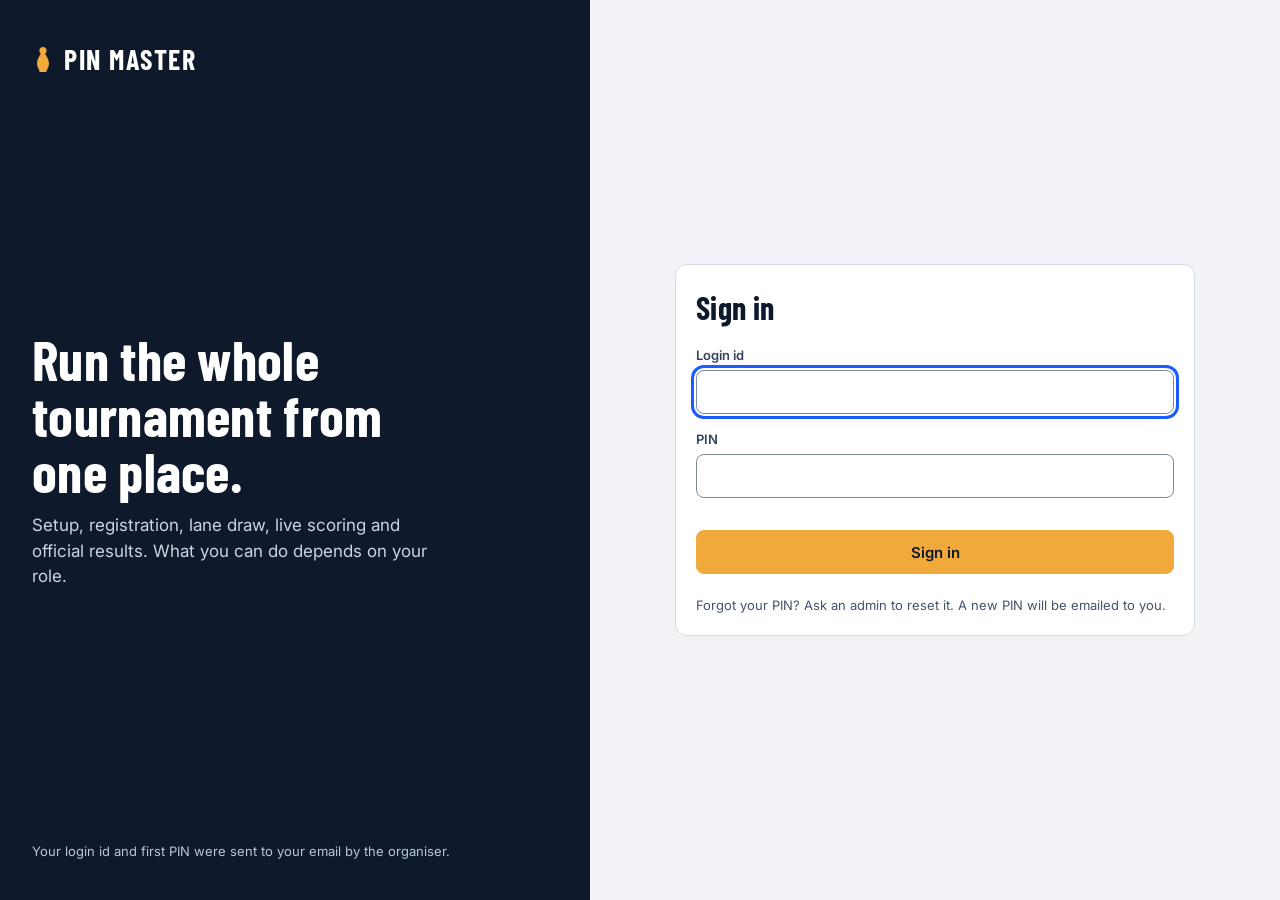
<file: tournament.html>
<!DOCTYPE html>
<html lang="en">
<head>
<meta charset="utf-8">
<meta name="viewport" content="width=device-width, initial-scale=1">
<title>Tournament · Pin Master</title>
<link rel="preconnect" href="https://fonts.googleapis.com">
<link href="https://fonts.googleapis.com/css2?family=Barlow+Condensed:wght@600;700&family=Inter:wght@400;600;700&display=swap" rel="stylesheet">
<link rel="stylesheet" href="pm.css">
<style>
.td-stats{display:grid;grid-template-columns:repeat(auto-fit,minmax(110px,1fr));gap:12px}
.td-stats div{background:#F6F8FB;border:1px solid var(--line2);border-radius:10px;padding:12px 14px}
.td-stats b{display:block;font-family:'Barlow Condensed','Arial Narrow',sans-serif;font-size:34px;line-height:1}
.td-stats span{font-size:12px;font-weight:600;color:var(--ink3);text-transform:uppercase;letter-spacing:.4px}
.tiles{display:grid;grid-template-columns:repeat(auto-fill,minmax(250px,1fr));gap:14px}
.tile{display:flex;gap:16px;align-items:center;min-height:104px;padding:18px;border-radius:14px;border:1px solid var(--line);background:#fff;color:var(--navy);text-decoration:none;position:relative}
.tile svg{flex:none;width:48px;height:48px;padding:11px;border-radius:12px;background:var(--navy);stroke:var(--accent);fill:none;stroke-width:1.8;stroke-linecap:round;stroke-linejoin:round}
.tile b{display:block;font-family:'Barlow Condensed','Arial Narrow',sans-serif;font-size:24px;line-height:1.05;letter-spacing:.3px}
.tile small{display:block;font-size:13px;color:var(--ink3);margin-top:3px;line-height:1.35}
a.tile:hover{border-color:var(--accent);box-shadow:0 2px 0 var(--accent)}
a.tile:focus-visible{outline:3px solid #1A5CFF;outline-offset:2px}
.tile--soon{background:transparent;border-style:dashed;border-color:var(--field)}
.tile--soon svg{background:#C9D1DD;stroke:#5A6B85}
.tile--soon b{color:var(--ink3)}
.td-nav{display:flex;flex-wrap:wrap;gap:8px 16px;align-items:center}
.td-nav a{color:#C9D4E5;text-decoration:none;font-size:14px;font-weight:600}
.td-nav a:hover{color:#fff;text-decoration:underline}
</style>
</head>
<body>
<header class="pm-top">
  <svg width="18" height="23" viewBox="0 0 22 28" aria-hidden="true"><path d="M11 1C8.8 1 7.4 2.600 7.4 4.400c0 1.500.6 2.600 1.500 3.400C7.300 10.400 5 13.500 5 17.500c0 3 1.300 5.200 2.200 6.400.4.500.2 1.300.2 2.100h7.200c0-.8-.2-1.600.2-2.100.9-1.200 2.200-3.400 2.200-6.400 0-4-2.300-7.100-3.900-9.500.9-.8 1.500-1.900 1.500-3.400C14.600 2.600 13.200 1 11 1z" fill="#F2A93B"/></svg>
  <span class="pm-brand" style="font-size:22px">PIN MASTER</span>
  <nav class="td-nav" aria-label="Breadcrumb"><a id="hubl" href="hub.html">&larr; Tournament Hub</a></nav>
  <span class="sp"></span>
  <span id="who" style="font-size:14px;color:#C9D4E5"></span>
  <button class="pm-btn" id="out" type="button">Sign out</button>
</header>
<main class="pm-wrap">
  <div id="banner" aria-live="polite"></div>
  <section class="pm-card" id="head" aria-busy="true"><p class="pm-help">Loading tournament…</p></section>
  <section id="modules" hidden>
    <h2 class="pm-h" style="font-size:28px;margin-bottom:12px">Modules</h2>
    <div class="tiles" id="tiles"></div>
  </section>
</main>
<script src="config.js"></script>
<script src="pm.js"></script>
<script>
(function () {
  var PM = window.PM, NS = 'http://www.w3.org/2000/svg';
  function h(tag, attrs) { var k = [].slice.call(arguments, 2).filter(function (x) { return x != null && x !== false; }); return PM.h.apply(null, [tag, attrs].concat(k)); }
  var sess = PM.getSession();
  if (!sess || !sess.user) { PM.goLogin(); return; }
  var user = sess.user, admin = user.role === 'admin';
  // The tournament comes from the web address. A manager or marshal always gets their own; the server checks it too.
  var tid = admin ? (PM.q('t') || PM.pref('tid') || '') : (user.tournament_id || '');
  if (!tid) { location.replace(admin ? 'hub.html' : 'login.html'); return; }
  if (admin) PM.pref('tid', tid);
  document.getElementById('who').textContent = user.display_name || user.login_id;
  if (!admin) document.getElementById('hubl').parentNode.hidden = true;

  var ICON = {
    setup: 'M4 7h9M17 7h3M4 12h3M11 12h9M4 17h11M19 17h1 M15 5v4 M9 10v4 M17 15v4',
    events: 'M4 5h7v6H4z M13 5h7v6h-7z M4 13h7v6H4z M13 13h7v6h-7z',
    people: 'M9 11a3 3 0 1 0 0-6 3 3 0 0 0 0 6z M3 20c0-3.300 2.700-6 6-6s6 2.700 6 6 M16 6a3 3 0 0 1 0 6 M18 14c1.800.7 3 2.600 3 5',
    lanes: 'M5 3v18 M10 3v18 M15 3v18 M20 3v18 M3 7h18',
    score: 'M4 5h16v11H4z M8 20h8 M12 16v4 M8 10h2 M12 10h4',
    trophy: 'M8 4h8v5a4 4 0 0 1-8 0z M8 6H5c0 3 1 4 3 4 M16 6h3c0 3-1 4-3 4 M12 13v4 M8 20h8',
    report: 'M6 3h9l4 4v14H6z M14 3v5h5 M9 13h7 M9 17h7',
    official: 'M6 3h9l4 4v14H6z M14 3v5h5 M9 12l2 2 4-4 M9 18h7',
    key: 'M8 15a4 4 0 1 1 3.500-6H21v3h-2v2h-3v-2h-4.500A4 4 0 0 1 8 15z'
  };
  function icon(k) {
    var s = document.createElementNS(NS, 'svg'); s.setAttribute('viewBox', '0 0 24 24'); s.setAttribute('aria-hidden', 'true');
    ICON[k].split(/\s(?=M)/).forEach(function (d) { var p = document.createElementNS(NS, 'path'); p.setAttribute('d', d); s.appendChild(p); });
    return s;
  }
  // roles: who sees the tile. href null = the screen is not connected yet.
  var MODULES = [
    { k: 'setup', t: 'Tournament Setup', d: 'Details, teams, rules, points and schedule.', roles: ['admin'], href: PM.link('setup.html', tid) },
    { k: 'events', t: 'Events & Categories', d: 'Events, categories and games per event.', roles: ['admin'], href: PM.link('setup.html', tid, 'tab=events') },
    { k: 'people', t: 'Participants', d: 'Athletes, Doubles partners and team entries.', roles: ['admin', 'team_manager', 'marshal'], href: PM.link('participants.html', tid) },
    { k: 'lanes', t: 'Squads & Lanes', d: 'Lock entries and draw lanes for every block.', roles: ['admin', 'team_manager', 'marshal'], href: PM.link('lanes.html', tid) },
    { k: 'score', t: 'Score Management', d: 'Enter and lock scores while the tournament is live.', roles: ['admin', 'marshal'], href: PM.link('scores.html', tid) },
    { k: 'trophy', t: 'Leaderboard', d: 'Rankings, points and medals.', roles: ['admin', 'team_manager', 'marshal'], href: PM.link('leaderboard.html', tid) },
    { k: 'report', t: 'Reports', d: 'Check results and download Excel files.', roles: ['admin'], href: PM.link('reports.html', tid) },
    { k: 'official', t: 'Official result sheets', d: 'Print results, podium and medal table for signing.', roles: ['admin'], href: PM.link('official.html', tid) },
    { k: 'key', t: 'Users', d: 'Team manager and marshal logins, PIN emails.', roles: ['admin'], href: PM.link('users.html', tid) }
  ];
  function tile(m) {
    var live = !!m.href;
    var text = h('div', null, h('b', { text: m.t }), h('small', { text: m.d }), live ? null : h('span', { class: 'pm-tag', style: 'margin-top:8px', text: 'Coming soon' }));
    return live ? h('a', { class: 'tile', href: m.href }, icon(m.k), text) : h('div', { class: 'tile tile--soon', role: 'note', 'aria-label': m.t + ', coming soon' }, icon(m.k), text);
  }
  function stat(n, l) { return h('div', null, h('b', { text: String(n) }), h('span', { text: l })); }

  function render(r) {
    document.title = (r.name || 'Tournament') + ' · Pin Master';
    var c = r.counts, act = PM.cardAction(r);
    var headKids = [
      h('div', { style: 'display:flex;flex-wrap:wrap;gap:8px;align-items:center' },
        h('span', { class: 'pm-tag' + (r.status === 'live' || r.status === 'regopen' ? ' pm-tag--ok' : (r.status === 'paused' || r.status === 'regclosed' ? ' pm-tag--warn' : '')), text: PM.STATUS[r.status] || r.status }),
        act.incomplete && admin ? h('span', { class: 'pm-tag pm-tag--warn', text: 'Setup incomplete' }) : null),
      h('h1', { class: 'pm-h', style: 'font-size:44px;line-height:1.05;overflow-wrap:anywhere', text: r.name || 'Untitled tournament' }),
      h('p', { style: 'color:var(--ink3)', text: PM.fmtDates(r.start_date, r.end_date) + ' · ' + (r.venue || 'Venue not set') + (r.code ? ' · Code ' + r.code : '') }),
      r.status === 'paused' && r.pause_reason ? h('p', { class: 'pm-msg pm-msg--warn', text: 'Paused: ' + r.pause_reason }) : null,
      h('div', { class: 'td-stats' }, stat(c.players, 'Players'), stat(c.teams, 'Teams'), stat(c.events, 'Events on'), stat(c.categories, 'Categories'), stat(c.blocks, 'Blocks'), stat(c.scores, 'Scores entered')),
      act.incomplete && admin ? h('div', { style: 'display:flex;flex-wrap:wrap;gap:12px;align-items:center' },
        h('p', { style: 'font-size:15px', text: 'This tournament still needs teams, categories and a schedule before it can open.' }),
        h('a', { class: 'pm-btn pm-btn--pri', href: act.href, style: 'text-decoration:none', text: 'Complete Setup' })) : null];
    var head = document.getElementById('head');
    head.replaceChildren.apply(head, headKids.filter(Boolean));
    document.getElementById('head').setAttribute('aria-busy', 'false');
    var tiles = MODULES.filter(function (m) { return m.roles.indexOf(user.role) >= 0; }).map(tile);
    document.getElementById('tiles').replaceChildren.apply(document.getElementById('tiles'), tiles);
    document.getElementById('modules').hidden = false;
  }
  function load() {
    var banner = document.getElementById('banner'); banner.replaceChildren();
    PM.api('hub.list', { tournament_id: tid }).then(function (d) { render(d.rows[0]); }).catch(function (e) {
      if (e && (e.code === 'auth' || e.code === 'must_change_pin')) { PM.goLogin(true); return; }
      document.getElementById('head').replaceChildren(); document.getElementById('head').setAttribute('aria-busy', 'false');
      banner.replaceChildren(h('div', { class: 'pm-msg pm-msg--err', role: 'alert', style: 'display:flex;flex-wrap:wrap;gap:12px;align-items:center;justify-content:space-between' },
        h('span', { text: (e && e.message) || 'Could not load this tournament.' }),
        admin ? h('a', { class: 'pm-btn pm-btn--sm', href: 'hub.html', style: 'text-decoration:none', text: 'Back to the hub' }) : h('button', { class: 'pm-btn pm-btn--sm', type: 'button', onClick: load, text: 'Try again' })));
    });
  }
  document.getElementById('out').addEventListener('click', function () {
    PM.api('auth.logout').catch(function () {}).finally(function () { PM.setSession(null); location.replace('login.html'); });
  });
  load();
})();
</script>
</body>
</html>
</file>
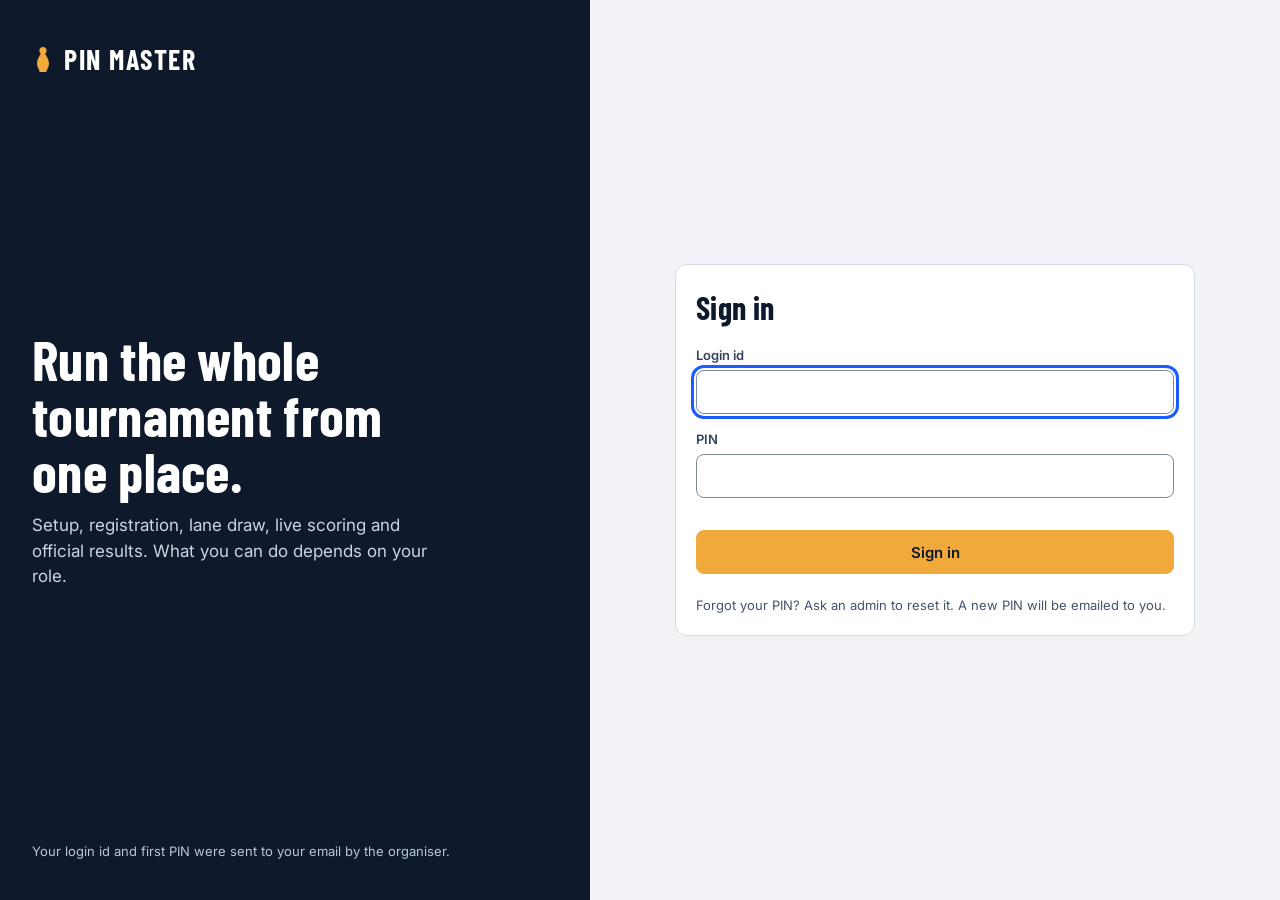
<file: users.html>
<!DOCTYPE html>
<html lang="en">
<head>
<meta charset="utf-8">
<meta name="viewport" content="width=device-width, initial-scale=1">
<title>Users · Pin Master</title>
<link rel="preconnect" href="https://fonts.googleapis.com">
<link href="https://fonts.googleapis.com/css2?family=Barlow+Condensed:wght@600;700&family=Inter:wght@400;600;700&display=swap" rel="stylesheet">
<link rel="stylesheet" href="pm.css">
</head>
<body>
<header class="pm-top">
  <svg width="18" height="23" viewBox="0 0 22 28" aria-hidden="true"><path d="M11 1C8.8 1 7.4 2.600 7.4 4.400c0 1.500.6 2.600 1.500 3.400C7.300 10.400 5 13.500 5 17.500c0 3 1.300 5.200 2.200 6.400.4.500.2 1.300.2 2.100h7.200c0-.8-.2-1.600.2-2.100.9-1.200 2.200-3.400 2.200-6.400 0-4-2.300-7.100-3.900-9.500.9-.8 1.500-1.900 1.500-3.400C14.600 2.600 13.200 1 11 1z" fill="#F2A93B"/></svg>
  <span class="pm-brand" style="font-size:22px">PIN MASTER</span>
  <span class="pm-h" style="font-size:22px;color:#C9D4E5">Users</span>
  <span class="sp"></span>
  <a class="pm-btn" href="hub.html" id="l-hub" style="text-decoration:none">Hub</a>
  <a class="pm-btn" href="setup.html" id="l-dash" style="text-decoration:none">Dashboard</a>
  <a class="pm-btn" href="setup.html" id="l-setup" style="text-decoration:none">Setup</a>
  <span id="who" style="font-size:14px;color:#C9D4E5"></span>
  <button class="pm-btn" id="out" type="button">Sign out</button>
</header>

<main class="pm-wrap">
  <div id="banner" aria-live="polite"></div>

  <section class="pm-card" aria-labelledby="t-top">
    <div style="display:flex;flex-wrap:wrap;gap:16px;align-items:flex-end;justify-content:space-between">
      <div style="flex:1 1 280px;max-width:420px">
        <label class="pm-lbl" for="tsel">Tournament</label>
        <select class="pm-sel" id="tsel"></select>
      </div>
      <div id="adm" style="display:flex;gap:10px;align-items:center;flex-wrap:wrap"></div>
    </div>
    <h2 id="t-top" class="pm-h" style="font-size:0;height:0;overflow:hidden">Tournament and admins</h2>
  </section>

  <section class="pm-card" aria-labelledby="t-add">
    <h2 id="t-add" class="pm-h" style="font-size:28px">Add a person</h2>
    <div role="group" aria-label="Role">
      <button class="pm-seg" type="button" data-role="team_manager" aria-pressed="true">Team manager</button><button class="pm-seg" type="button" data-role="marshal" aria-pressed="false">Marshal</button><button class="pm-seg" type="button" data-role="admin" aria-pressed="false">Admin</button>
    </div>
    <form id="addf" novalidate>
      <div class="pm-grid2">
        <div id="f-team"><label class="pm-lbl" for="a-team">Team</label><select class="pm-sel" id="a-team"></select></div>
        <div id="f-id" hidden><label class="pm-lbl" for="a-id">Login id</label><input class="pm-in" id="a-id" autocapitalize="characters" autocomplete="off" spellcheck="false"><p class="pm-help">4 to 24 letters or digits, e.g. AdminPinMaster04</p></div>
        <div id="f-name"><label class="pm-lbl" for="a-name">Name</label><input class="pm-in" id="a-name" autocomplete="off"></div>
        <div id="f-mail"><label class="pm-lbl" for="a-mail">Email</label><input class="pm-in" id="a-mail" type="email" autocomplete="off"><p class="pm-help" id="a-mailhelp">The PIN and the system link are emailed here. You will not see the PIN.</p></div>
      </div>
      <div style="display:flex;gap:10px;align-items:center;flex-wrap:wrap;margin-top:16px">
        <button class="pm-btn pm-btn--pri" type="submit" id="a-go">Create login and send PIN</button>
      </div>
    </form>
    <div id="result" aria-live="polite"></div>
  </section>

  <section class="pm-card" aria-labelledby="t-contacts">
    <div style="display:flex;flex-wrap:wrap;gap:12px;align-items:center;justify-content:space-between">
      <div><h2 id="t-contacts" class="pm-h" style="font-size:28px">Team manager contacts</h2>
        <p class="pm-help" style="margin-top:2px">Each team's manager name and email. PINs go to this email.</p></div>
      <button class="pm-btn" type="button" id="bulk">Create logins for all teams</button>
    </div>
    <div id="bulkres" aria-live="polite"></div>
    <div id="contacts"></div>
  </section>

  <section class="pm-card" aria-labelledby="t-logins">
    <div style="display:flex;flex-wrap:wrap;gap:12px;align-items:center;justify-content:space-between">
      <h2 id="t-logins" class="pm-h" style="font-size:28px">Logins</h2>
      <div role="group" aria-label="Filter" id="flt" style="display:flex;gap:8px;flex-wrap:wrap"></div>
    </div>
    <div id="logins"></div>
  </section>
</main>

<script src="config.js"></script>
<script src="pm.js"></script>
<script>
(function () {
  var PM = window.PM, h = PM.h, api = PM.api;
  var $ = function (id) { return document.getElementById(id); };
  var ROLE = { admin: 'Admin', team_manager: 'Team manager', marshal: 'Marshal' };
  var EMAIL_RE = /^[^\s@]+@[^\s@]+\.[^\s@]+$/;
  var sess = PM.getSession();
  if (!sess || !sess.user || sess.user.role !== 'admin') { PM.goLogin(); return; }

  var S = { tid: PM.q('t') || PM.pref('tid') || '', tournaments: [], teams: [], logins: [], role: 'team_manager', filter: 'all', busy: false };

  function note(kind, text) { return h('p', { class: 'pm-msg pm-msg--' + kind, role: kind === 'err' ? 'alert' : 'status', text: text }); }
  function banner(kind, text) { $('banner').replaceChildren(kind ? note(kind, text) : ''); }
  function fatal(e) {
    if (e && (e.code === 'auth' || e.code === 'must_change_pin')) { PM.goLogin(true); return; }
    banner('err', (e && e.message) || 'Something went wrong. Try again.');
  }
  function team(id) { return S.teams.filter(function (t) { return t.team_id === id; })[0]; }

  function links() { $('l-dash').href = PM.link('tournament.html', S.tid); $('l-setup').href = PM.link('setup.html', S.tid); $('l-dash').hidden = !S.tid; }
  // ---------- load ----------
  function load() {
    return Promise.all([api('db.list', { table: 'Tournaments' }), api('logins.list', {})]).then(function (r) {
      S.tournaments = r[0].rows; S.logins = r[1].rows;
      if (!S.tournaments.some(function (t) { return t.tournament_id === S.tid; })) S.tid = S.tournaments.length ? S.tournaments[0].tournament_id : '';
      PM.pref('tid', S.tid); PM.setT(S.tid); links();
      return S.tid ? api('db.list', { table: 'Teams', where: { tournament_id: S.tid } }) : { rows: [] };
    }).then(function (t) { S.teams = t.rows.sort(function (a, b) { return String(a.code).localeCompare(String(b.code)); }); render(); })
      .catch(fatal);
  }

  // ---------- render ----------
  function render() {
    // tournament picker
    var ts = $('tsel');
    ts.replaceChildren.apply(ts, S.tournaments.length ? S.tournaments.map(function (t) {
      return h('option', { value: t.tournament_id, selected: t.tournament_id === S.tid }, t.name + ' (' + t.status + ')');
    }) : [h('option', { value: '' }, 'No tournament yet')]);
    ts.value = S.tid;

    // admin count
    var act = S.logins.filter(function (l) { return l.role === 'admin' && l.active; }).length;
    $('adm').replaceChildren(h('span', { class: 'pm-tag ' + (act >= 3 ? 'pm-tag--ok' : 'pm-tag--warn') }, act + ' active admin' + (act === 1 ? '' : 's')),
      h('span', { class: 'pm-help', style: 'margin:0', text: act >= 3 ? 'Minimum of 3 is met.' : 'Keep at least 3 active admins so nobody is locked out.' }));

    renderForm(); renderContacts(); renderLogins();
  }

  function renderForm() {
    var r = S.role, hasT = !!S.tid;
    Array.prototype.forEach.call(document.querySelectorAll('.pm-seg'), function (b) {
      b.setAttribute('aria-pressed', String(b.dataset.role === r));
      if (b.dataset.role !== 'admin') b.disabled = !hasT;
    });
    if (!hasT && r !== 'admin') { S.role = r = 'admin'; Array.prototype.forEach.call(document.querySelectorAll('.pm-seg'), function (b) { b.setAttribute('aria-pressed', String(b.dataset.role === 'admin')); }); }
    $('f-team').hidden = r !== 'team_manager';
    $('f-id').hidden = r !== 'admin';
    $('f-mail').hidden = r === 'admin';
    var sel = $('a-team'), keep = sel.value;
    sel.replaceChildren.apply(sel, S.teams.length ? S.teams.map(function (t) { return h('option', { value: t.team_id }, t.code + ' · ' + t.name); }) : [h('option', { value: '' }, 'No teams yet')]);
    if (keep && team(keep)) sel.value = keep;
    $('a-go').textContent = r === 'admin' ? 'Create admin login' : 'Create login and send PIN';
    $('a-mailhelp').textContent = 'The PIN and the system link are emailed here. You will not see the PIN.';
    if (r === 'team_manager') prefillFromTeam();
  }
  function prefillFromTeam() {
    var t = team($('a-team').value);
    if (t && !$('a-name').value) $('a-name').value = t.manager_name || '';
    if (t && !$('a-mail').value) $('a-mail').value = t.manager_email || '';
  }

  function renderContacts() {
    var box = $('contacts');
    $('bulk').disabled = !S.teams.length;
    if (!S.teams.length) { box.replaceChildren(h('p', { class: 'pm-help', text: S.tid ? 'No teams in this tournament yet. Add teams in Setup.' : 'Create a tournament first.' })); return; }
    var rows = S.teams.map(function (t) {
      var has = S.logins.some(function (l) { return l.team_id === t.team_id && l.role === 'team_manager' && l.active; });
      var nm = h('input', { class: 'pm-in', 'aria-label': 'Manager name for ' + t.code, value: t.manager_name || '' });
      var em = h('input', { class: 'pm-in', type: 'email', 'aria-label': 'Manager email for ' + t.code, value: t.manager_email || '' });
      var save = h('button', { class: 'pm-btn pm-btn--sm', type: 'button', onClick: function () {
        var mail = em.value.trim();
        if (mail && !EMAIL_RE.test(mail)) { banner('err', t.code + ': that email address is not valid.'); em.focus(); return; }
        save.disabled = true;
        api('db.update', { table: 'Teams', key: { team_id: t.team_id }, patch: { manager_name: nm.value.trim(), manager_email: mail } })
          .then(function () { banner('ok', 'Saved contact for ' + t.code + '.'); return load(); })
          .catch(function (e) { save.disabled = false; fatal(e); });
      } }, 'Save');
      return h('tr', null,
        h('td', { 'data-l': 'Team' }, h('span', null, h('strong', null, t.code), ' · ' + t.name)),
        h('td', { 'data-l': 'Manager' }, nm), h('td', { 'data-l': 'Email' }, em),
        h('td', { 'data-l': 'Login' }, h('span', { class: 'pm-tag ' + (has ? 'pm-tag--ok' : 'pm-tag--warn') }, has ? 'Has login' : 'No login')),
        h('td', { class: 'act' }, save));
    });
    box.replaceChildren(h('div', { style: 'overflow-x:auto' }, h('table', { class: 'pm-tbl' },
      h('thead', null, h('tr', null, ['Team', 'Manager', 'Email', 'Login', ''].map(function (x) { return h('th', null, x); }))), h('tbody', null, rows))));
  }

  function renderLogins() {
    var f = S.filter;
    var chips = [['all', 'All'], ['admin', 'Admins'], ['team_manager', 'Team managers'], ['marshal', 'Marshals']];
    $('flt').replaceChildren.apply($('flt'), chips.map(function (c) {
      return h('button', { class: 'pm-chip', type: 'button', 'aria-pressed': String(f === c[0]), onClick: function () { S.filter = c[0]; renderLogins(); } }, c[1]);
    }));
    var list = S.logins.filter(function (l) {
      if (l.role !== 'admin' && l.tournament_id !== S.tid) return false;
      return f === 'all' || l.role === f;
    }).sort(function (a, b) { return (a.role + a.login_id).localeCompare(b.role + b.login_id); });
    if (!list.length) { $('logins').replaceChildren(h('p', { class: 'pm-help', text: 'No logins to show.' })); return; }
    var rows = list.map(function (l) {
      var me = l.login_id === sess.user.login_id;
      var t = l.team_id ? team(l.team_id) : null;
      return h('tr', { class: l.active ? '' : 'off' },
        h('td', { 'data-l': 'Login id' }, h('strong', null, l.login_id), me ? h('span', { class: 'pm-tag', style: 'margin-left:8px' }, 'You') : null),
        h('td', { 'data-l': 'Name' }, l.display_name || '—'),
        h('td', { 'data-l': 'Role' }, ROLE[l.role] || l.role),
        h('td', { 'data-l': 'Team' }, t ? t.code : '—'),
        h('td', { 'data-l': 'Email' }, l.email || '—'),
        h('td', { 'data-l': 'Status' }, h('span', { class: 'pm-tag ' + (l.active ? 'pm-tag--ok' : 'pm-tag--off') }, l.active ? 'Active' : 'Off'),
          l.must_change_pin ? h('span', { class: 'pm-tag pm-tag--warn', style: 'margin-left:6px', title: 'Has not chosen their own PIN yet' }, 'New PIN pending') : null),
        h('td', { 'data-l': 'Last sign-in' }, PM.fmtTime(l.last_login_at)),
        h('td', { class: 'act' }, h('div', { class: 'pm-act' },
          h('button', { class: 'pm-btn pm-btn--sm', type: 'button', onClick: function () { resetPin(l); } }, 'Reset PIN'),
          me ? null : h('button', { class: 'pm-btn pm-btn--sm' + (l.active ? ' pm-btn--danger' : ''), type: 'button', onClick: function () { setActive(l, !l.active); } }, l.active ? 'Deactivate' : 'Activate'))));
    });
    $('logins').replaceChildren(h('div', { style: 'overflow-x:auto' }, h('table', { class: 'pm-tbl' },
      h('thead', null, h('tr', null, ['Login id', 'Name', 'Role', 'Team', 'Email', 'Status', 'Last sign-in', ''].map(function (x) { return h('th', null, x); }))), h('tbody', null, rows))));
  }

  // ---------- results of create / reset ----------
  function pinResult(d, heading) {
    var kids = [];
    if (d.emailed) {
      kids.push(note('ok', heading + ' The PIN was emailed to ' + d.email_to + '. Login id: ' + d.login_id + '.'));
    } else {
      var pinEl = h('span', { class: 'pm-pin', 'aria-label': 'PIN ' + d.pin.split('').join(' ') }, d.pin);
      var copy = h('button', { class: 'pm-btn pm-btn--sm', type: 'button', onClick: function () {
        var done = function () { copy.textContent = 'Copied'; };
        if (navigator.clipboard) navigator.clipboard.writeText('Login id: ' + d.login_id + '\nPIN: ' + d.pin).then(done, function () {}); else done();
      } }, 'Copy login id and PIN');
      kids.push(note('warn', heading + ' This PIN could not be emailed, so it is shown only once. Give it to the person privately.'),
        h('div', { style: 'display:flex;flex-wrap:wrap;gap:14px;align-items:center' },
          h('div', null, h('p', { class: 'pm-lbl', text: 'Login id' }), h('strong', { style: 'font-size:18px' }, d.login_id)),
          h('div', null, h('p', { class: 'pm-lbl', text: 'PIN (shown once)' }), pinEl), copy),
        h('p', { class: 'pm-help', text: 'They will be asked to choose their own PIN at first sign-in.' }));
    }
    $('result').replaceChildren.apply($('result'), kids);
  }
  function lock(btn, on, label) { btn.disabled = on; if (label) btn.textContent = label; }

  // ---------- actions ----------
  $('addf').addEventListener('submit', function (e) {
    e.preventDefault();
    if (S.busy) return;
    var r = S.role, p = { role: r, display_name: $('a-name').value.trim() };
    if (r === 'team_manager') { p.tournament_id = S.tid; p.team_id = $('a-team').value; p.email = $('a-mail').value.trim(); if (!p.team_id) return banner('err', 'Pick a team first.'); }
    if (r === 'marshal') { p.tournament_id = S.tid; p.email = $('a-mail').value.trim(); }
    if (r === 'admin') { p.login_id = $('a-id').value.trim(); if (!p.login_id) return banner('err', 'Enter a login id for the new admin.'); }
    if (r !== 'admin' && !EMAIL_RE.test(p.email)) { $('a-mail').focus(); return banner('err', 'Enter a valid email address. The PIN is sent there.'); }
    banner(); $('result').replaceChildren();
    var btn = $('a-go'), label = btn.textContent;
    S.busy = true; lock(btn, true, 'Creating…');
    api('logins.create', p).then(function (d) {
      pinResult(d, 'Login created.');
      $('a-name').value = ''; $('a-mail').value = ''; $('a-id').value = '';
      return load();
    }).catch(fatal).finally(function () { S.busy = false; lock(btn, false, label); });
  });

  function resetPin(l) {
    PM.confirmDialog('Reset PIN?', 'A new PIN is created for ' + l.login_id + '. The old one stops working and they are signed out.' + (l.email ? ' The new PIN is emailed to ' + l.email + '.' : ' This login has no email, so the new PIN is shown to you once.'), 'Reset PIN').then(function (ok) {
      if (!ok) return;
      banner(); $('result').replaceChildren();
      return api('logins.resetPin', { login_id: l.login_id }).then(function (d) { pinResult(d, 'PIN reset for ' + l.login_id + '.'); $('result').scrollIntoView({ block: 'center' }); return load(); });
    }).catch(fatal);
  }
  function setActive(l, on) {
    var go = function () { banner(); return api('logins.setActive', { login_id: l.login_id, active: on }).then(function () { banner('ok', l.login_id + (on ? ' is active again.' : ' has been deactivated and signed out.')); return load(); }); };
    (on ? Promise.resolve(true) : PM.confirmDialog('Deactivate ' + l.login_id + '?', 'They are signed out now and cannot sign in until you activate the login again.', 'Deactivate', true)).then(function (ok) { return ok ? go() : null; }).catch(fatal);
  }

  $('bulk').addEventListener('click', function () {
    var withMail = S.teams.filter(function (t) { return EMAIL_RE.test(t.manager_email || ''); }).length;
    PM.confirmDialog('Create logins for all teams?', 'Teams with a manager email and no login yet get one, and each PIN is emailed. ' + withMail + ' of ' + S.teams.length + ' teams have an email on file.', 'Create and email').then(function (ok) {
      if (!ok) return;
      var btn = $('bulk'); banner(); $('bulkres').replaceChildren(); lock(btn, true, 'Creating…');
      return api('logins.bulkManagers', { tournament_id: S.tid }).then(function (d) {
        var c = { emailed: 0, email_failed: 0, exists: 0, no_email: 0 };
        d.results.forEach(function (x) { c[x.status] = (c[x.status] || 0) + 1; });
        var kids = [note(c.email_failed || c.no_email ? 'warn' : 'ok', c.emailed + ' emailed' + (c.exists ? ', ' + c.exists + ' already had a login' : '') + (c.no_email ? ', ' + c.no_email + ' have no email on file' : '') + (c.email_failed ? ', ' + c.email_failed + ' could not be emailed' : '') + '.')];
        d.results.filter(function (x) { return x.status === 'no_email'; }).forEach(function (x) { kids.push(h('p', { class: 'pm-help', text: x.team + ': add a manager email in the table below, then run this again.' })); });
        d.results.filter(function (x) { return x.status === 'email_failed'; }).forEach(function (x) { kids.push(h('p', { style: 'font-size:14px' }, h('strong', null, x.team), ' · login id ', h('strong', null, x.login_id), ' · PIN (shown once) ', h('strong', null, x.pin))); });
        $('bulkres').replaceChildren.apply($('bulkres'), kids);
        return load();
      }).finally(function () { lock(btn, false, 'Create logins for all teams'); });
    }).catch(fatal);
  });

  // ---------- wiring ----------
  $('tsel').addEventListener('change', function () { S.tid = this.value; PM.pref('tid', S.tid); PM.setT(S.tid); links(); $('bulkres').replaceChildren(); load(); });
  $('a-team').addEventListener('change', function () { $('a-name').value = ''; $('a-mail').value = ''; prefillFromTeam(); });
  Array.prototype.forEach.call(document.querySelectorAll('.pm-seg'), function (b) {
    b.addEventListener('click', function () { S.role = b.dataset.role; $('a-name').value = ''; $('a-mail').value = ''; $('result').replaceChildren(); renderForm(); });
  });
  $('out').addEventListener('click', function () {
    api('auth.logout').catch(function () {}).finally(function () { PM.setSession(null); location.replace('login.html'); });
  });
  $('who').textContent = (sess.user.display_name || sess.user.login_id) + ' · Admin';
  load();
})();
</script>
</body>
</html>
</file>
<file: pm.css>
:root{--navy:#0E1A2B;--accent:#F2A93B;--ink2:#33445C;--ink3:#44546A;--line:#D5DBE4;--line2:#E1E6EE;--bg:#F1F3F7;--field:#7C8AA0;--err:#B42318;--errbg:#FDECEA;--okbg:#DDF3E7;--ok:#0B5A38;--warnbg:#FFF1CF;--warn:#6B4400}
*{box-sizing:border-box}
body{margin:0;font-family:'Inter',system-ui,-apple-system,'Segoe UI',Arial,sans-serif;color:var(--navy);background:var(--bg);line-height:1.4}
h1,h2,h3,p{margin:0}
.pm-brand{font-family:'Barlow Condensed','Arial Narrow',sans-serif;font-weight:700;letter-spacing:1.5px}
.pm-h{font-family:'Barlow Condensed','Arial Narrow',sans-serif;font-weight:700;letter-spacing:.3px}
.pm-in,.pm-sel{width:100%;height:44px;padding:0 12px;border:1px solid var(--field);border-radius:8px;background:#fff;font:inherit;font-size:15px;color:var(--navy)}
.pm-in:disabled{background:#EEF1F5;color:var(--ink3);border-color:#B7C1D1}
.pm-in:focus-visible,.pm-sel:focus-visible,.pm-btn:focus-visible,.pm-seg:focus-visible,.pm-chip:focus-visible{outline:3px solid #1A5CFF;outline-offset:2px}
.pm-lbl{display:block;font-size:13px;font-weight:600;color:var(--ink2);margin-bottom:6px}
.pm-help{font-size:13px;color:var(--ink3);margin-top:6px}
.pm-btn{height:44px;padding:0 18px;border-radius:8px;font:inherit;font-weight:600;font-size:15px;cursor:pointer;border:1px solid var(--field);background:#fff;color:var(--navy);display:inline-flex;align-items:center;justify-content:center;gap:8px;white-space:nowrap}
.pm-btn:hover{background:#EEF1F5}
.pm-btn:disabled{opacity:.5;cursor:not-allowed}
.pm-btn--pri{background:var(--accent);border-color:var(--accent)}
.pm-btn--pri:hover{background:var(--accent);filter:brightness(.94)}
.pm-btn--danger{color:#8A1C12;border-color:#D9A39E}
.pm-btn--danger:hover{background:var(--errbg)}
.pm-btn--sm{height:36px;padding:0 12px;font-size:14px}
.pm-card{background:#fff;border:1px solid var(--line);border-radius:12px;padding:20px;display:flex;flex-direction:column;gap:16px}
.pm-tag{display:inline-flex;align-items:center;height:24px;padding:0 9px;border-radius:12px;background:#E7ECF3;color:var(--ink2);font-size:12px;font-weight:600;white-space:nowrap}
.pm-tag--ok{background:var(--okbg);color:var(--ok)}
.pm-tag--warn{background:var(--warnbg);color:var(--warn)}
.pm-tag--off{background:var(--errbg);color:#8A1C12}
.pm-msg{padding:12px 14px;border-radius:8px;font-size:14px;font-weight:600}
.pm-msg--err{background:var(--errbg);color:var(--err)}
.pm-msg--ok{background:var(--okbg);color:var(--ok)}
.pm-msg--warn{background:var(--warnbg);color:var(--warn)}
.pm-seg{height:44px;padding:0 16px;border:1px solid var(--field);background:#fff;font:inherit;font-weight:600;font-size:15px;color:var(--navy);cursor:pointer}
.pm-seg:first-child{border-radius:8px 0 0 8px}.pm-seg:last-child{border-radius:0 8px 8px 0}.pm-seg+.pm-seg{margin-left:-1px}
.pm-seg[aria-pressed=true]{background:var(--navy);color:#fff;border-color:var(--navy)}
.pm-chip{height:36px;padding:0 14px;border:1px solid var(--field);border-radius:18px;background:#fff;font:inherit;font-weight:600;font-size:14px;cursor:pointer}
.pm-chip[aria-pressed=true]{background:var(--navy);color:#fff;border-color:var(--navy)}
.pm-grid2{display:grid;grid-template-columns:repeat(auto-fit,minmax(240px,1fr));gap:14px}
.pm-top{background:var(--navy);color:#fff;padding:12px 24px;display:flex;flex-wrap:wrap;align-items:center;gap:12px 20px}
.pm-top .sp{flex:1}
.pm-top .pm-btn{background:#16263D;border-color:#5A6B85;color:#fff;height:40px}
.pm-top .pm-btn:hover{background:#1D3250}
.pm-wrap{max-width:1120px;margin:0 auto;padding:24px;display:flex;flex-direction:column;gap:20px}
.pm-pin{font-family:'Barlow Condensed','Arial Narrow',sans-serif;font-weight:700;font-size:44px;letter-spacing:6px;background:#fff;border:2px dashed var(--navy);border-radius:10px;padding:6px 18px;display:inline-block}
.pm-tbl{width:100%;border-collapse:collapse;font-size:14px}
.pm-tbl th{text-align:left;padding:8px 10px;border-bottom:2px solid var(--navy);font-weight:700;white-space:nowrap}
.pm-tbl td{padding:10px;border-bottom:1px solid var(--line);vertical-align:middle}
.pm-tbl tr.off td{color:var(--ink3)}
.pm-act{display:flex;flex-wrap:wrap;gap:8px}
dialog{border:0;border-radius:12px;padding:0;max-width:440px;width:calc(100% - 32px);box-shadow:0 20px 60px rgba(14,26,43,.35)}
dialog::backdrop{background:rgba(14,26,43,.55)}
.dlg{padding:22px;display:flex;flex-direction:column;gap:14px}
.dlg-act{display:flex;justify-content:flex-end;gap:10px;flex-wrap:wrap}
[hidden]{display:none!important}
@media (max-width:760px){
  .pm-wrap{padding:16px}.pm-top{padding:12px 16px}
  .pm-tbl thead{display:none}
  .pm-tbl,.pm-tbl tbody,.pm-tbl tr,.pm-tbl td{display:block;width:100%}
  .pm-tbl tr{border:1px solid var(--line);border-radius:10px;padding:8px 6px;margin-bottom:10px}
  .pm-tbl td{border:0;padding:5px 8px;display:flex;flex-wrap:wrap;justify-content:space-between;gap:6px 12px;align-items:center;overflow-wrap:anywhere}
  .pm-tbl td::before{content:attr(data-l);font-weight:600;color:var(--ink3);flex:0 0 38%}
  .pm-tbl td>input{flex:1 1 55%;min-width:0}
  .pm-tbl td>.pm-tag{flex:0 0 auto}
  .pm-tbl td.act{display:block}.pm-tbl td.act::before{display:none}
  .pm-pin{font-size:36px;letter-spacing:4px}
}
</file>
